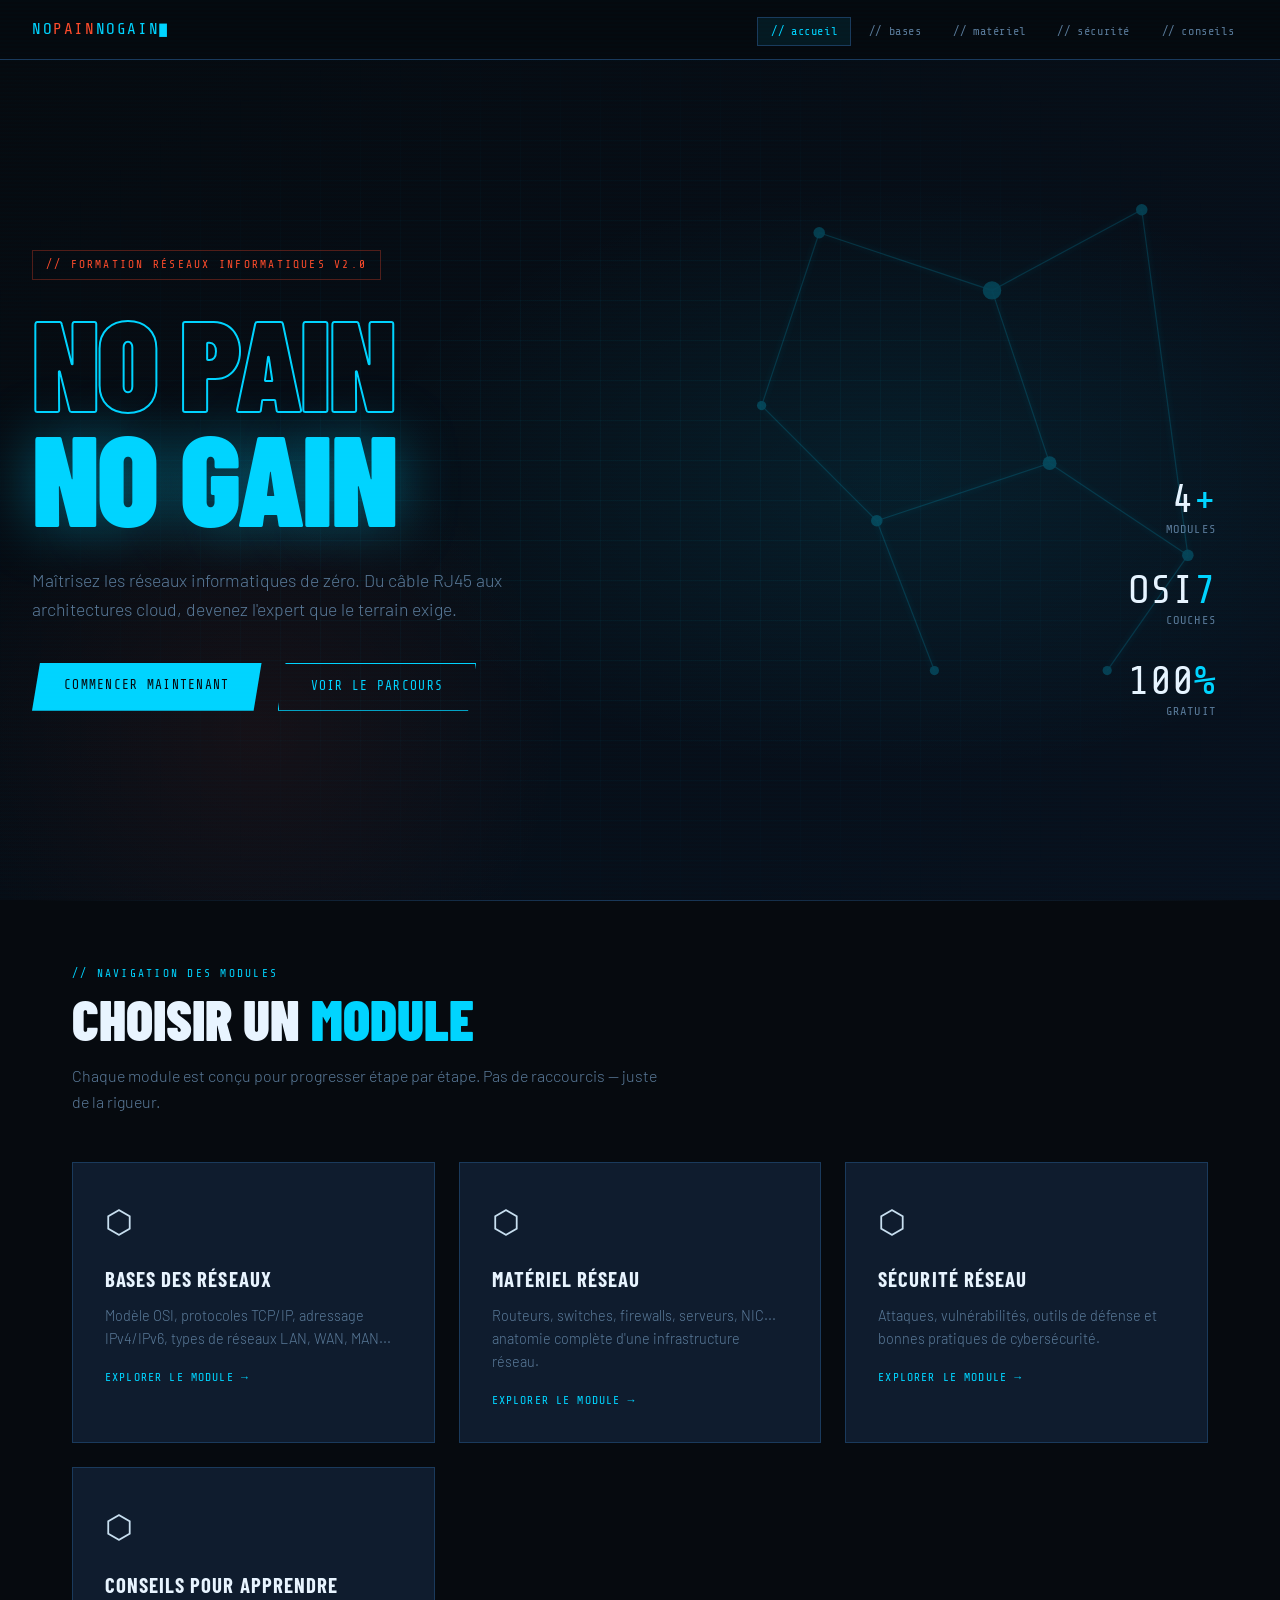
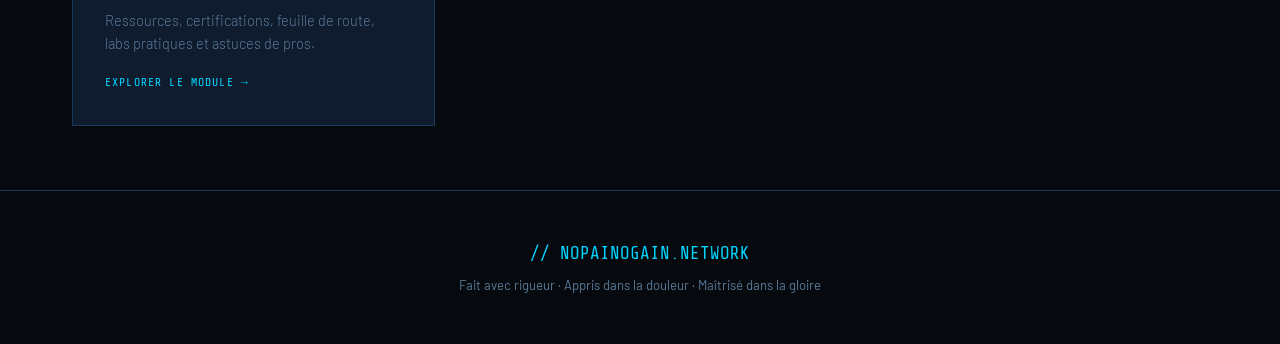
<file: index.html>
<!DOCTYPE html>
<html lang="fr">
<head>
  <meta charset="UTF-8"/>
  <meta name="viewport" content="width=device-width, initial-scale=1.0"/>
  <title>No Pain No Gain — Réseaux Informatiques</title>
  <link href="https://fonts.googleapis.com/css2?family=Share+Tech+Mono&family=Barlow+Condensed:wght@400;700;900&family=Barlow:wght@300;400;500&display=swap" rel="stylesheet"/>
  <link rel="stylesheet" href="style.css"/>
</head>
<body>

<nav>
  <a href="index.html" class="nav-logo">NO<span>PAIN</span>NOGAIN<span class="cursor-blink"></span></a>
  <ul class="nav-links">
    <li><a href="index.html"    class="active">// accueil</a></li>
    <li><a href="bases.html">// bases</a></li>
    <li><a href="materiel.html">// matériel</a></li>
    <li><a href="securite.html">// sécurité</a></li>
    <li><a href="conseils.html">// conseils</a></li>
  </ul>
</nav>

<div class="page-wrapper">
  <section class="hero">
    <div class="hero-bg"></div>
    <div class="grid-bg"></div>

    <svg class="network-viz" viewBox="0 0 500 600" xmlns="http://www.w3.org/2000/svg">
      <defs>
        <filter id="glow">
          <feGaussianBlur stdDeviation="3" result="cb"/>
          <feMerge><feMergeNode in="cb"/><feMergeNode in="SourceGraphic"/></feMerge>
        </filter>
      </defs>
      <g filter="url(#glow)" stroke="#00d4ff" stroke-width="1" fill="none" opacity="0.7">
        <line x1="100" y1="150" x2="250" y2="200"/>
        <line x1="250" y1="200" x2="380" y2="130"/>
        <line x1="250" y1="200" x2="300" y2="350"/>
        <line x1="300" y1="350" x2="150" y2="400"/>
        <line x1="300" y1="350" x2="420" y2="430"/>
        <line x1="100" y1="150" x2="50"  y2="300"/>
        <line x1="50"  y1="300" x2="150" y2="400"/>
        <line x1="380" y1="130" x2="420" y2="430"/>
        <line x1="150" y1="400" x2="200" y2="530"/>
        <line x1="420" y1="430" x2="350" y2="530"/>
      </g>
      <g fill="#00d4ff" opacity="0.9">
        <circle cx="250" cy="200" r="8"/>
        <circle cx="100" cy="150" r="5"/>
        <circle cx="380" cy="130" r="5"/>
        <circle cx="300" cy="350" r="6"/>
        <circle cx="150" cy="400" r="5"/>
        <circle cx="420" cy="430" r="5"/>
        <circle cx="50"  cy="300" r="4"/>
        <circle cx="200" cy="530" r="4"/>
        <circle cx="350" cy="530" r="4"/>
      </g>
    </svg>

    <div class="hero-content">
      <div class="hero-tag">// Formation Réseaux Informatiques v2.0</div>
      <h1>
        <span class="accent-line">No Pain</span>
        <span class="gain-line">No Gain</span>
      </h1>
      <p class="hero-sub">Maîtrisez les réseaux informatiques de zéro. Du câble RJ45 aux architectures cloud, devenez l'expert que le terrain exige.</p>
      <div class="hero-actions">
        <a href="bases.html"   class="btn-primary">Commencer maintenant</a>
        <a href="conseils.html" class="btn-outline">Voir le parcours</a>
      </div>
    </div>

    <div class="hero-stats">
      <div class="stat-item">
        <div class="stat-num">4<span>+</span></div>
        <div class="stat-label">modules</div>
      </div>
      <div class="stat-item">
        <div class="stat-num">OSI<span>7</span></div>
        <div class="stat-label">couches</div>
      </div>
      <div class="stat-item">
        <div class="stat-num">100<span>%</span></div>
        <div class="stat-label">gratuit</div>
      </div>
    </div>
  </section>

  <hr class="divider"/>

  <section class="section">
    <div class="section-header">
      <div class="section-tag">// navigation des modules</div>
      <h2 class="section-title">Choisir un <span class="hl">module</span></h2>
      <p class="section-desc">Chaque module est conçu pour progresser étape par étape. Pas de raccourcis — juste de la rigueur.</p>
    </div>
    <div class="cards-grid">
      <a href="bases.html" class="card">
        <div class="card-icon">⬡</div>
        <div class="card-title">Bases des réseaux</div>
        <p class="card-text">Modèle OSI, protocoles TCP/IP, adressage IPv4/IPv6, types de réseaux LAN, WAN, MAN...</p>
        <span class="card-link">Explorer le module</span>
      </a>
      <a href="materiel.html" class="card">
        <div class="card-icon">⬡</div>
        <div class="card-title">Matériel réseau</div>
        <p class="card-text">Routeurs, switches, firewalls, serveurs, NIC... anatomie complète d'une infrastructure réseau.</p>
        <span class="card-link">Explorer le module</span>
      </a>
      <a href="securite.html" class="card">
        <div class="card-icon">⬡</div>
        <div class="card-title">Sécurité réseau</div>
        <p class="card-text">Attaques, vulnérabilités, outils de défense et bonnes pratiques de cybersécurité.</p>
        <span class="card-link">Explorer le module</span>
      </a>
      <a href="conseils.html" class="card">
        <div class="card-icon">⬡</div>
        <div class="card-title">Conseils pour apprendre</div>
        <p class="card-text">Ressources, certifications, feuille de route, labs pratiques et astuces de pros.</p>
        <span class="card-link">Explorer le module</span>
      </a>
    </div>
  </section>

  <footer>
    <div class="footer-logo">// NOPAINOGAIN.NETWORK</div>
    <div class="footer-text">Fait avec rigueur · Appris dans la douleur · Maîtrisé dans la gloire</div>
  </footer>
</div>

<script src="script.js"></script>
</body>
</html>
</file>
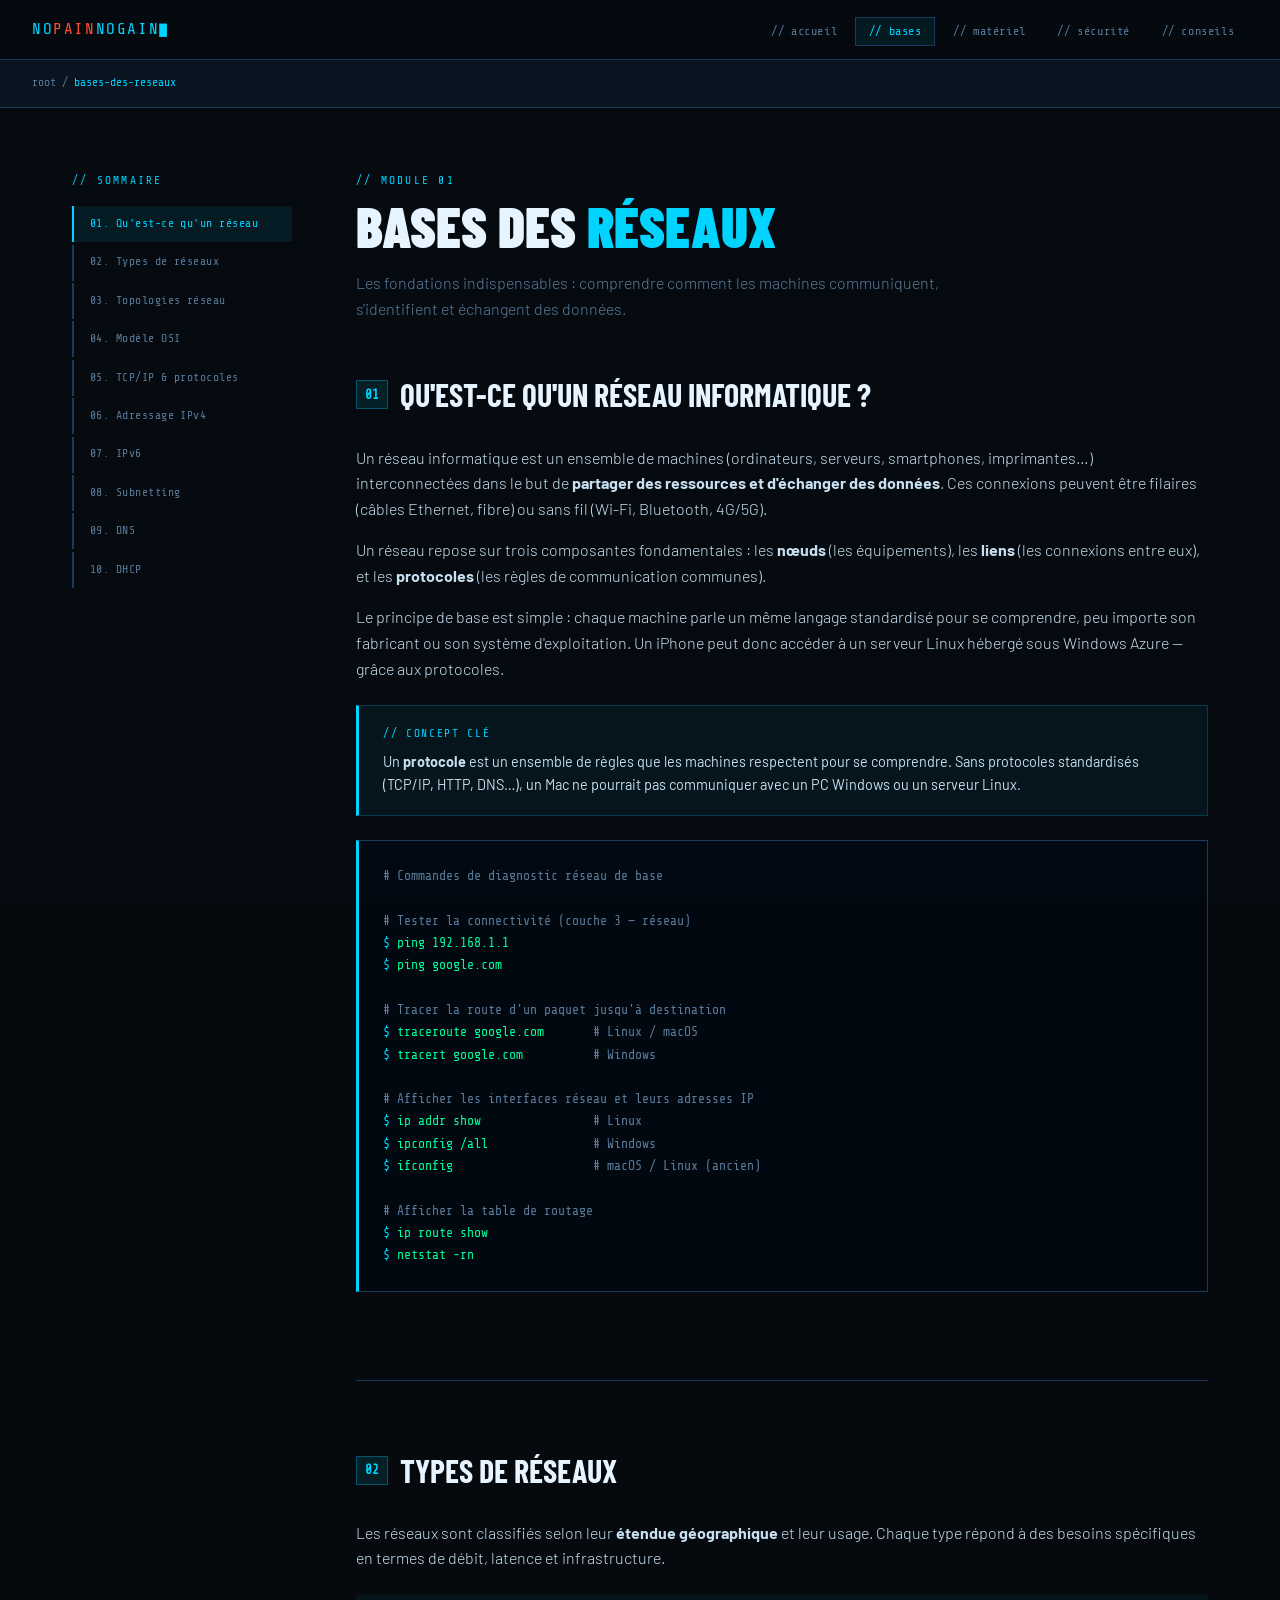
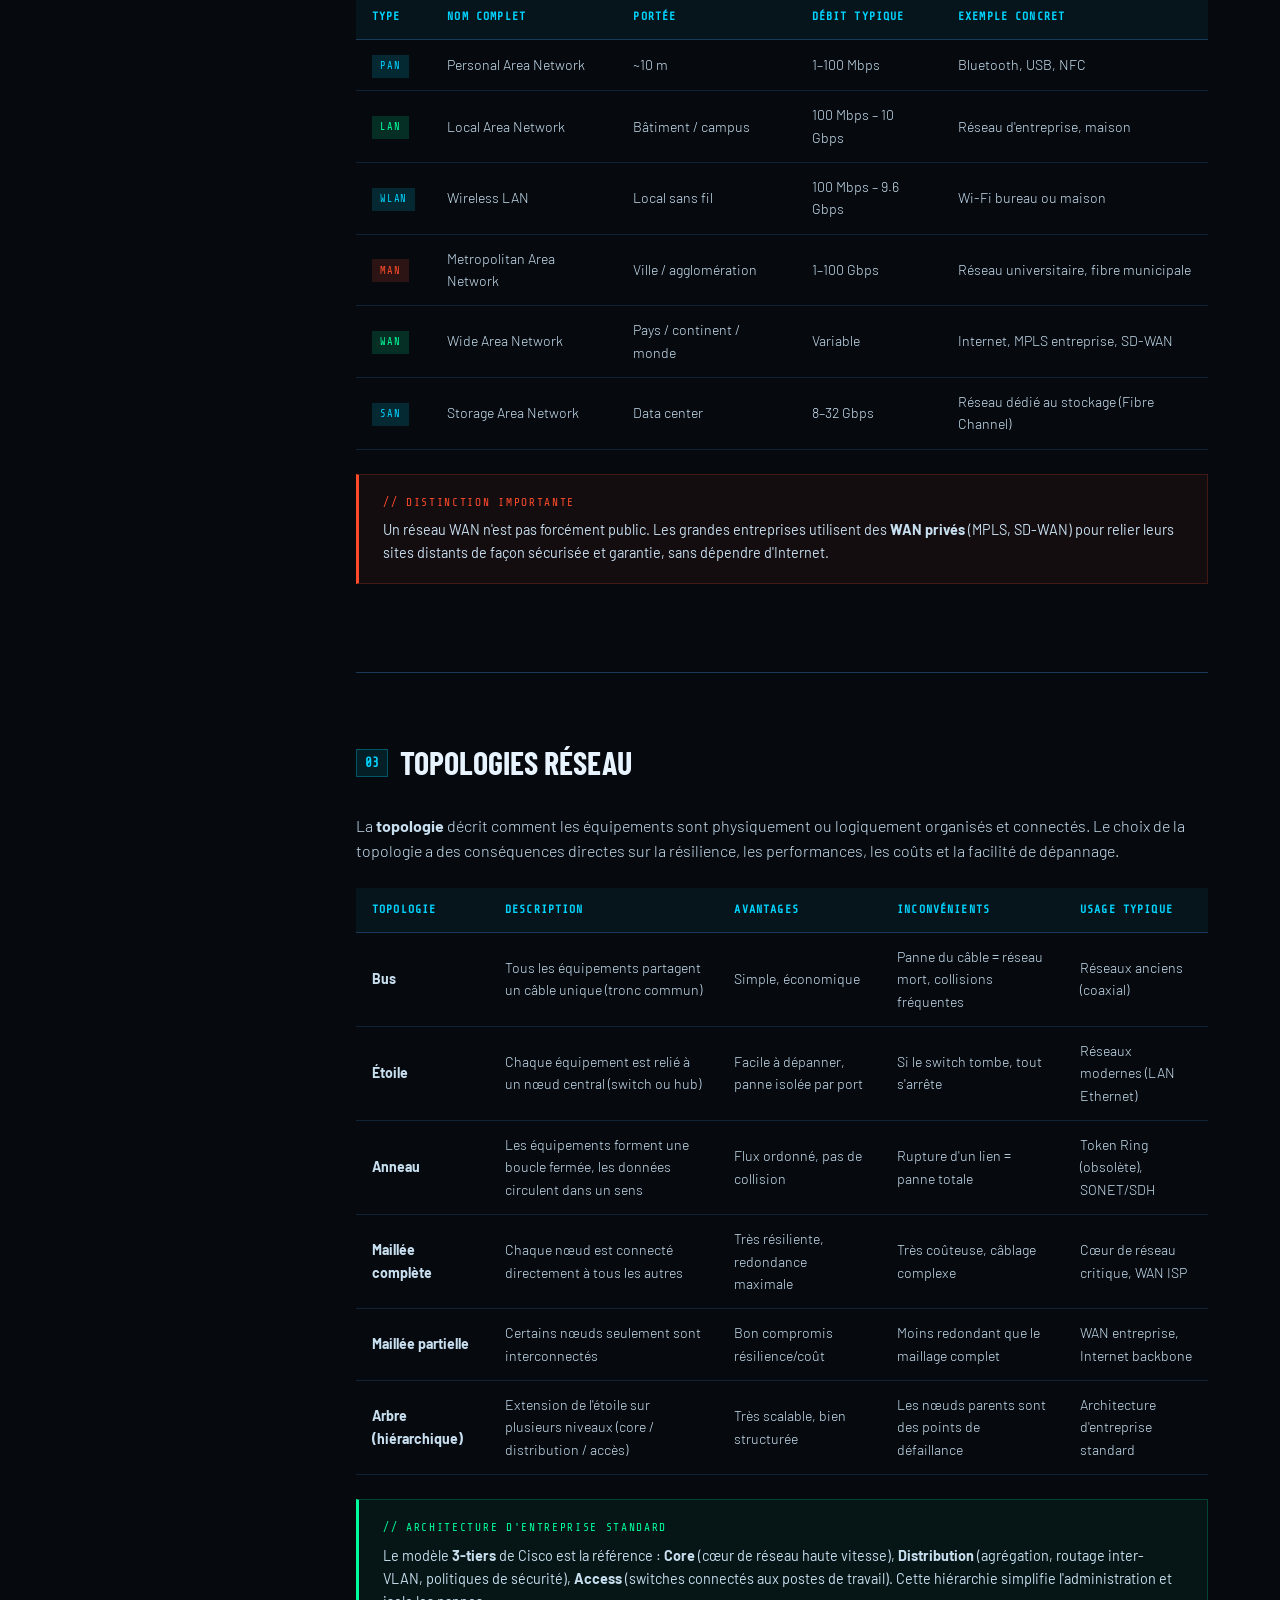
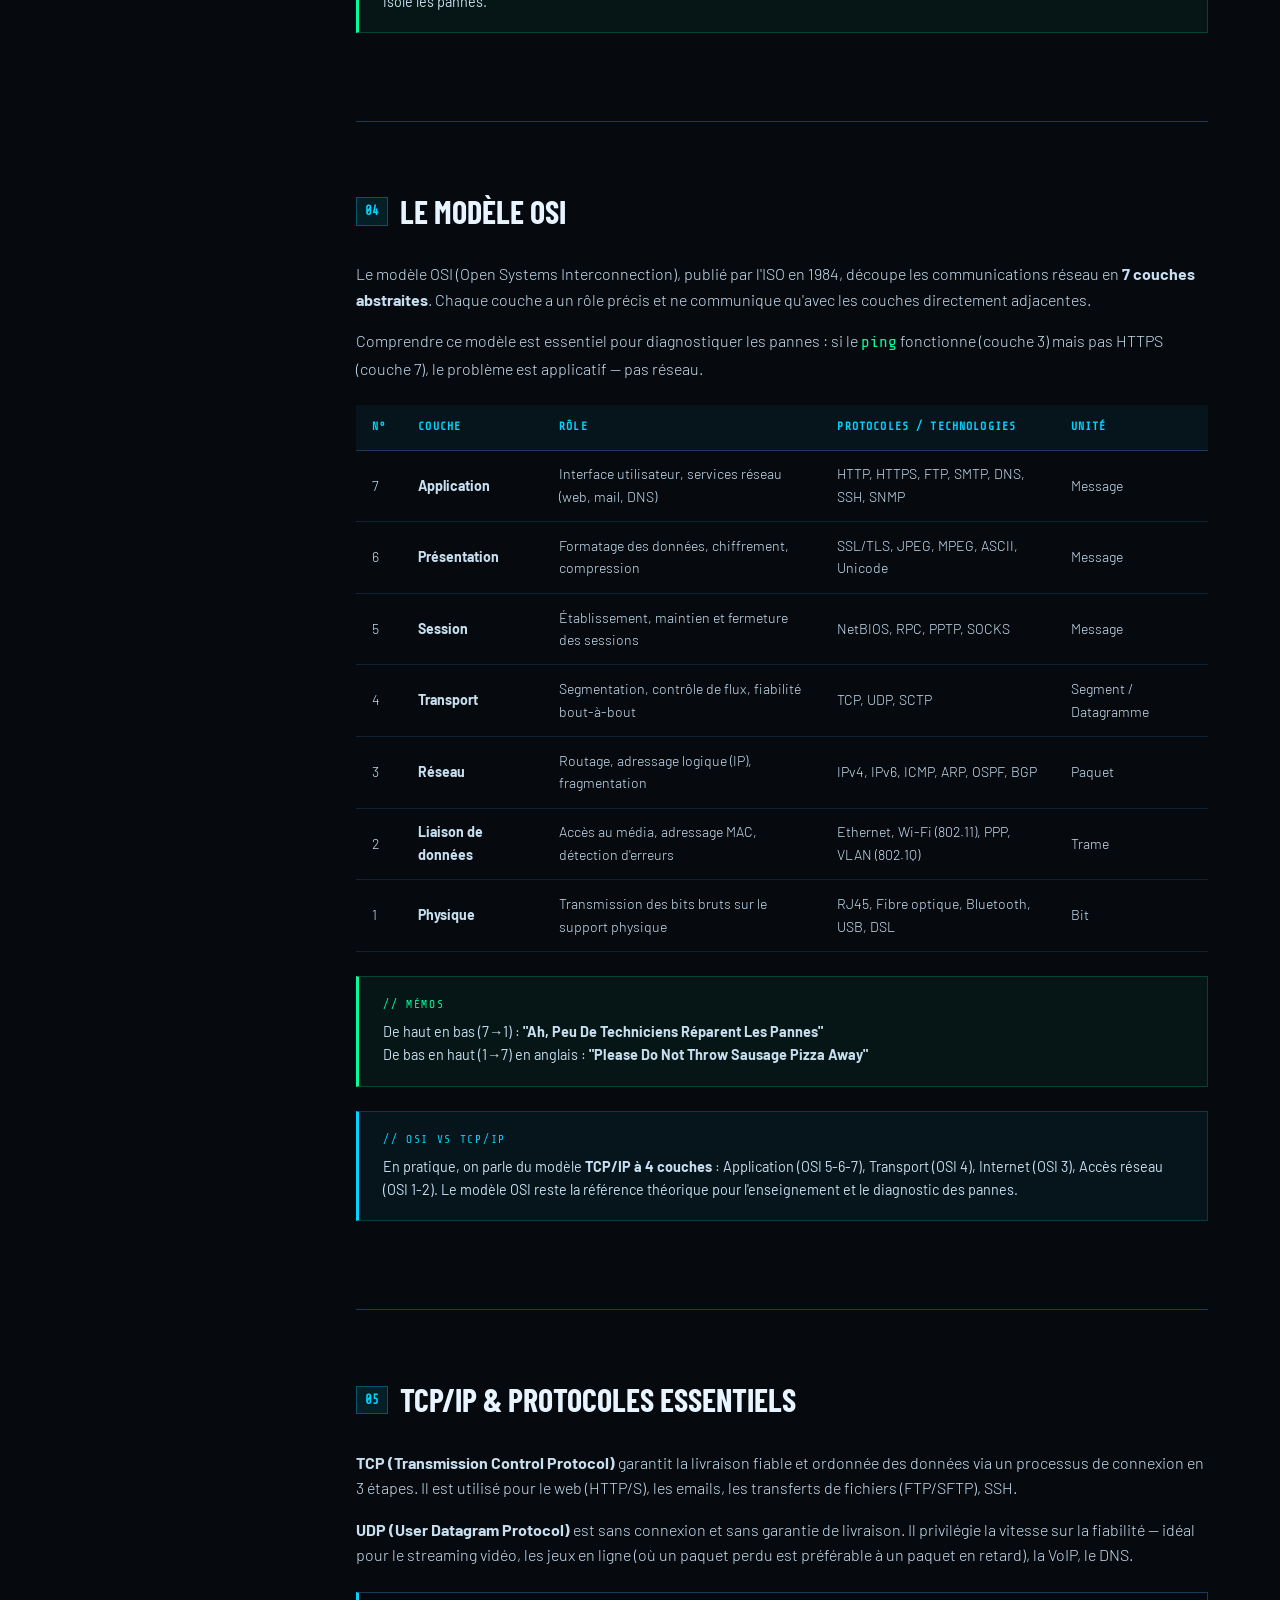
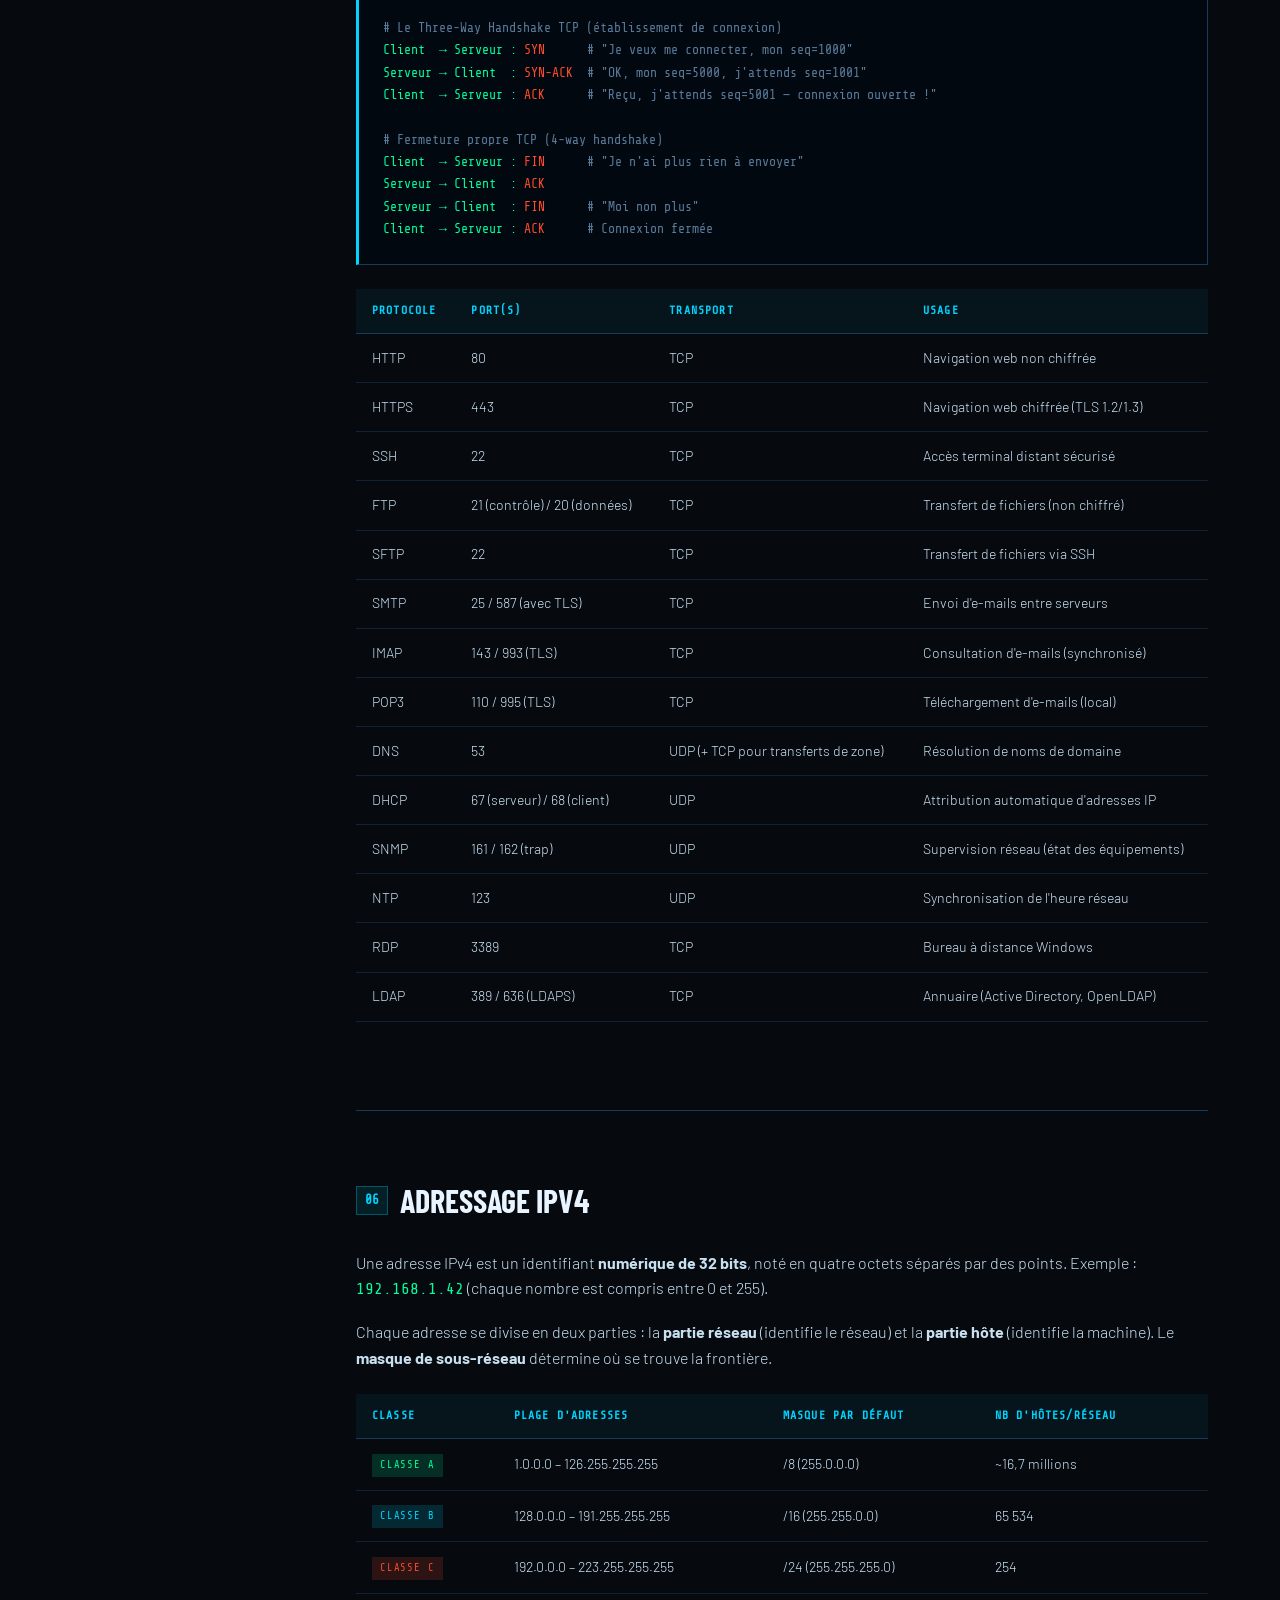
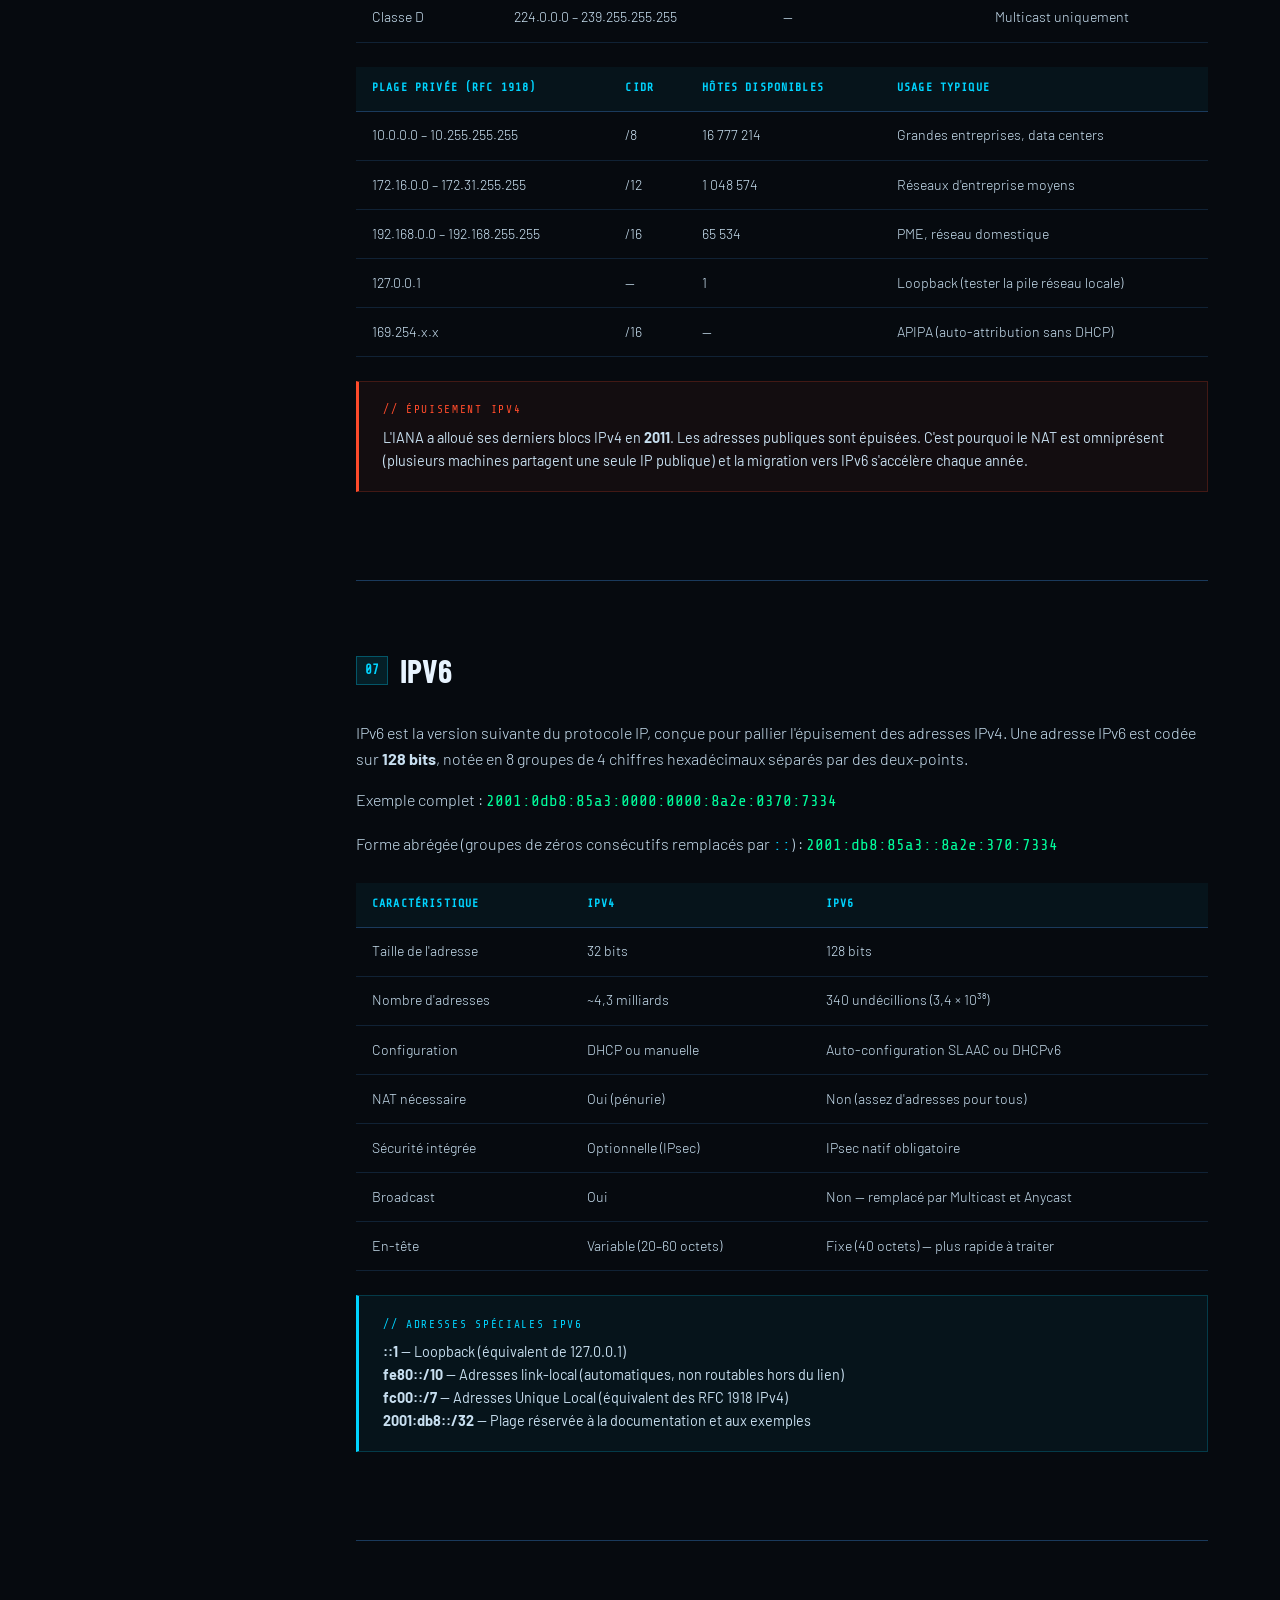
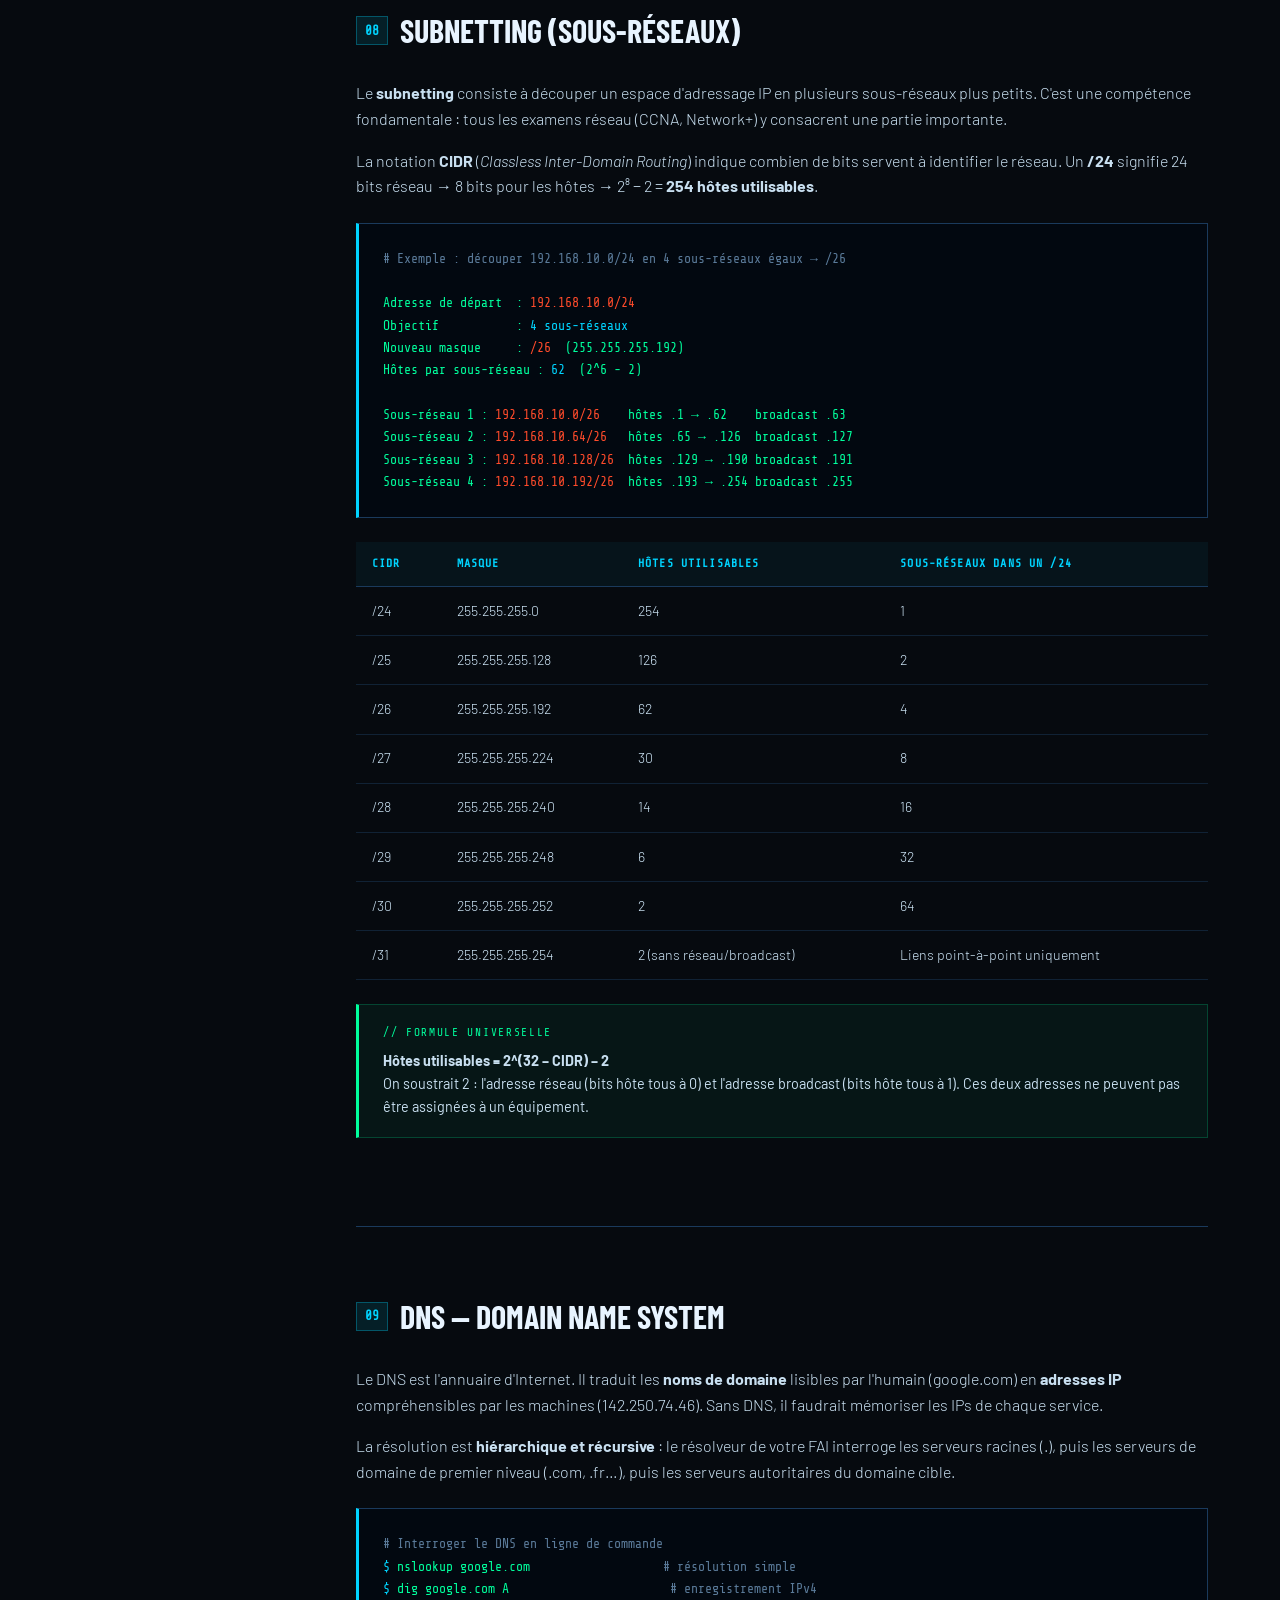
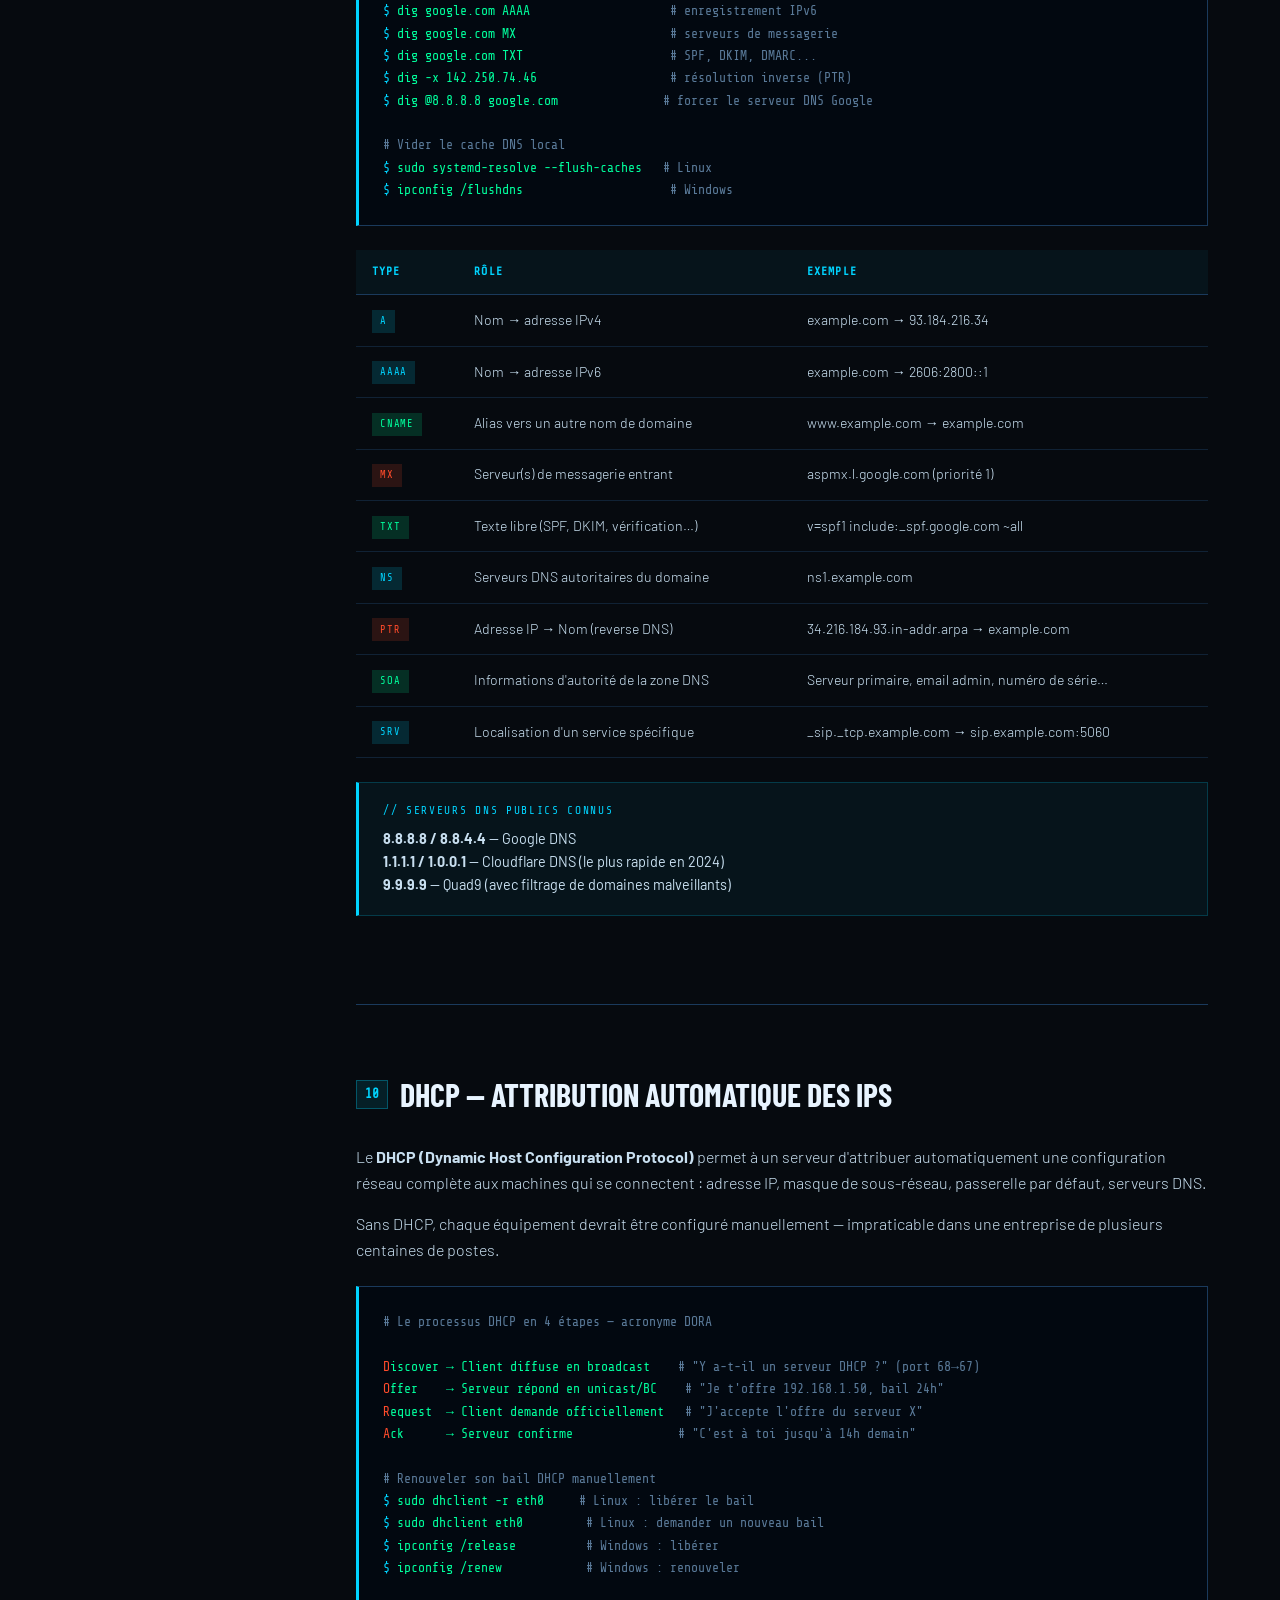
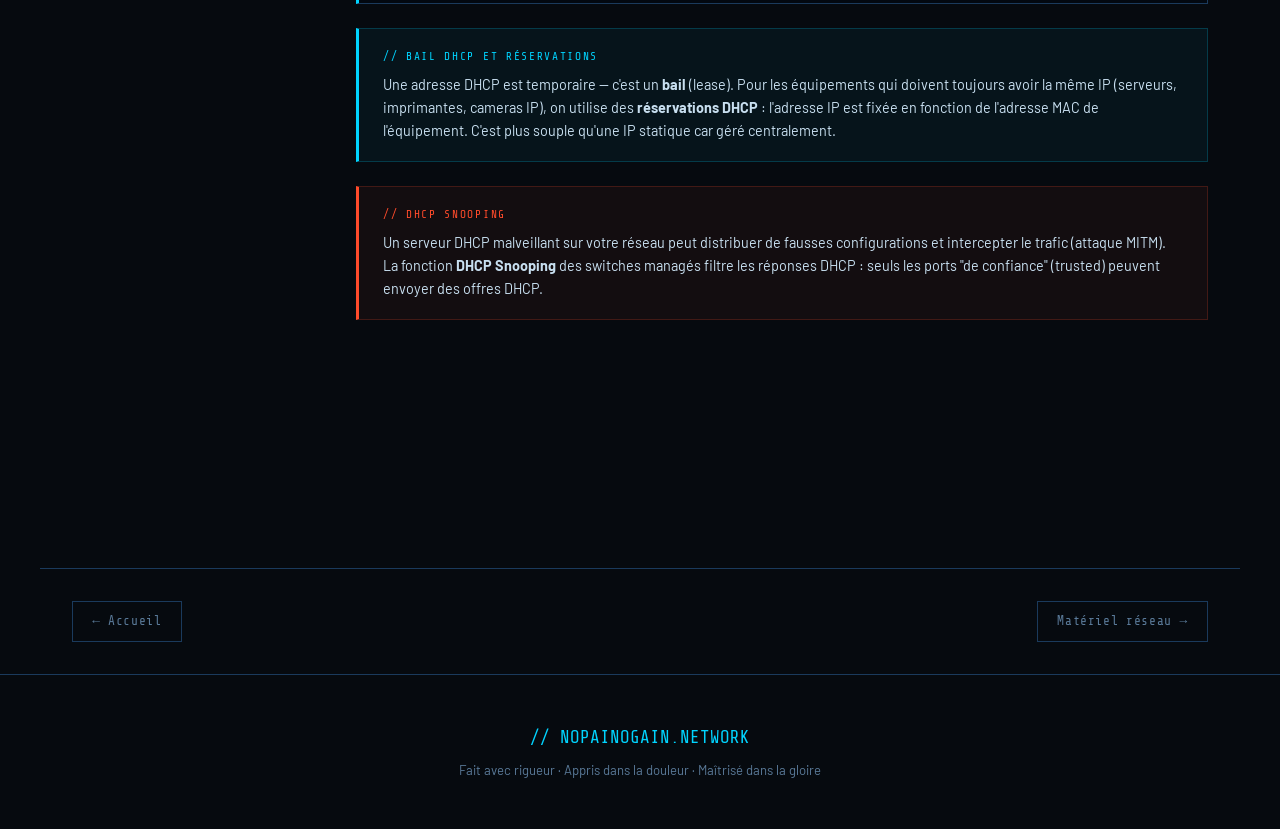
<file: bases.html>
<!DOCTYPE html>
<html lang="fr">
<head>
  <meta charset="UTF-8"/>
  <meta name="viewport" content="width=device-width, initial-scale=1.0"/>
  <title>Bases des réseaux — No Pain No Gain</title>
  <link href="https://fonts.googleapis.com/css2?family=Share+Tech+Mono&family=Barlow+Condensed:wght@400;700;900&family=Barlow:wght@300;400;500&display=swap" rel="stylesheet"/>
  <link rel="stylesheet" href="style.css"/>
</head>
<body>

<nav>
  <a href="index.html" class="nav-logo">NO<span>PAIN</span>NOGAIN<span class="cursor-blink"></span></a>
  <ul class="nav-links">
    <li><a href="index.html">// accueil</a></li>
    <li><a href="bases.html" class="active">// bases</a></li>
    <li><a href="materiel.html">// matériel</a></li>
    <li><a href="securite.html">// sécurité</a></li>
    <li><a href="conseils.html">// conseils</a></li>
  </ul>
</nav>

<div class="page-wrapper">
  <div class="breadcrumb">
    <a href="index.html">root</a> / <span>bases-des-reseaux</span>
  </div>

  <div class="section">
    <div class="content-layout">

      <!-- SOMMAIRE -->
      <aside class="sidebar">
        <div class="sidebar-title">// sommaire</div>
        <ul class="sidebar-nav">
          <li><a href="#definition">01. Qu'est-ce qu'un réseau</a></li>
          <li><a href="#types">02. Types de réseaux</a></li>
          <li><a href="#topologies">03. Topologies réseau</a></li>
          <li><a href="#osi">04. Modèle OSI</a></li>
          <li><a href="#tcpip">05. TCP/IP & protocoles</a></li>
          <li><a href="#ip">06. Adressage IPv4</a></li>
          <li><a href="#ipv6">07. IPv6</a></li>
          <li><a href="#subnetting">08. Subnetting</a></li>
          <li><a href="#dns">09. DNS</a></li>
          <li><a href="#dhcp">10. DHCP</a></li>
        </ul>
      </aside>

      <main>
        <div class="section-header">
          <div class="section-tag">// module 01</div>
          <h2 class="section-title">Bases des <span class="hl">Réseaux</span></h2>
          <p class="section-desc">Les fondations indispensables : comprendre comment les machines communiquent, s'identifient et échangent des données.</p>
        </div>

        <!-- 01 -->
        <div class="topic" id="definition">
          <h3 class="topic-title"><span class="number">01</span> Qu'est-ce qu'un réseau informatique ?</h3>
          <p>Un réseau informatique est un ensemble de machines (ordinateurs, serveurs, smartphones, imprimantes…) interconnectées dans le but de <strong>partager des ressources et d'échanger des données</strong>. Ces connexions peuvent être filaires (câbles Ethernet, fibre) ou sans fil (Wi-Fi, Bluetooth, 4G/5G).</p>
          <p>Un réseau repose sur trois composantes fondamentales : les <strong>nœuds</strong> (les équipements), les <strong>liens</strong> (les connexions entre eux), et les <strong>protocoles</strong> (les règles de communication communes).</p>
          <p>Le principe de base est simple : chaque machine parle un même langage standardisé pour se comprendre, peu importe son fabricant ou son système d'exploitation. Un iPhone peut donc accéder à un serveur Linux hébergé sous Windows Azure — grâce aux protocoles.</p>
          <div class="info-box">
            <div class="info-label">// concept clé</div>
            Un <strong>protocole</strong> est un ensemble de règles que les machines respectent pour se comprendre. Sans protocoles standardisés (TCP/IP, HTTP, DNS…), un Mac ne pourrait pas communiquer avec un PC Windows ou un serveur Linux.
          </div>
          <div class="code-block">
<pre><span class="comment"># Commandes de diagnostic réseau de base</span>

<span class="comment"># Tester la connectivité (couche 3 — réseau)</span>
<span class="keyword">$</span> ping 192.168.1.1
<span class="keyword">$</span> ping google.com

<span class="comment"># Tracer la route d'un paquet jusqu'à destination</span>
<span class="keyword">$</span> traceroute google.com       <span class="comment"># Linux / macOS</span>
<span class="keyword">$</span> tracert google.com          <span class="comment"># Windows</span>

<span class="comment"># Afficher les interfaces réseau et leurs adresses IP</span>
<span class="keyword">$</span> ip addr show                <span class="comment"># Linux</span>
<span class="keyword">$</span> ipconfig /all               <span class="comment"># Windows</span>
<span class="keyword">$</span> ifconfig                    <span class="comment"># macOS / Linux (ancien)</span>

<span class="comment"># Afficher la table de routage</span>
<span class="keyword">$</span> ip route show
<span class="keyword">$</span> netstat -rn</pre>
          </div>
        </div>

        <!-- 02 -->
        <div class="topic" id="types">
          <h3 class="topic-title"><span class="number">02</span> Types de réseaux</h3>
          <p>Les réseaux sont classifiés selon leur <strong>étendue géographique</strong> et leur usage. Chaque type répond à des besoins spécifiques en termes de débit, latence et infrastructure.</p>
          <table class="data-table">
            <thead>
              <tr><th>Type</th><th>Nom complet</th><th>Portée</th><th>Débit typique</th><th>Exemple concret</th></tr>
            </thead>
            <tbody>
              <tr><td><span class="tag tag-blue">PAN</span></td><td>Personal Area Network</td><td>~10 m</td><td>1–100 Mbps</td><td>Bluetooth, USB, NFC</td></tr>
              <tr><td><span class="tag tag-green">LAN</span></td><td>Local Area Network</td><td>Bâtiment / campus</td><td>100 Mbps – 10 Gbps</td><td>Réseau d'entreprise, maison</td></tr>
              <tr><td><span class="tag tag-blue">WLAN</span></td><td>Wireless LAN</td><td>Local sans fil</td><td>100 Mbps – 9.6 Gbps</td><td>Wi-Fi bureau ou maison</td></tr>
              <tr><td><span class="tag tag-red">MAN</span></td><td>Metropolitan Area Network</td><td>Ville / agglomération</td><td>1–100 Gbps</td><td>Réseau universitaire, fibre municipale</td></tr>
              <tr><td><span class="tag tag-green">WAN</span></td><td>Wide Area Network</td><td>Pays / continent / monde</td><td>Variable</td><td>Internet, MPLS entreprise, SD-WAN</td></tr>
              <tr><td><span class="tag tag-blue">SAN</span></td><td>Storage Area Network</td><td>Data center</td><td>8–32 Gbps</td><td>Réseau dédié au stockage (Fibre Channel)</td></tr>
            </tbody>
          </table>
          <div class="info-box warning">
            <div class="info-label">// distinction importante</div>
            Un réseau WAN n'est pas forcément public. Les grandes entreprises utilisent des <strong>WAN privés</strong> (MPLS, SD-WAN) pour relier leurs sites distants de façon sécurisée et garantie, sans dépendre d'Internet.
          </div>
        </div>

        <!-- 03 -->
        <div class="topic" id="topologies">
          <h3 class="topic-title"><span class="number">03</span> Topologies réseau</h3>
          <p>La <strong>topologie</strong> décrit comment les équipements sont physiquement ou logiquement organisés et connectés. Le choix de la topologie a des conséquences directes sur la résilience, les performances, les coûts et la facilité de dépannage.</p>
          <table class="data-table">
            <thead>
              <tr><th>Topologie</th><th>Description</th><th>Avantages</th><th>Inconvénients</th><th>Usage typique</th></tr>
            </thead>
            <tbody>
              <tr><td><strong>Bus</strong></td><td>Tous les équipements partagent un câble unique (tronc commun)</td><td>Simple, économique</td><td>Panne du câble = réseau mort, collisions fréquentes</td><td>Réseaux anciens (coaxial)</td></tr>
              <tr><td><strong>Étoile</strong></td><td>Chaque équipement est relié à un nœud central (switch ou hub)</td><td>Facile à dépanner, panne isolée par port</td><td>Si le switch tombe, tout s'arrête</td><td>Réseaux modernes (LAN Ethernet)</td></tr>
              <tr><td><strong>Anneau</strong></td><td>Les équipements forment une boucle fermée, les données circulent dans un sens</td><td>Flux ordonné, pas de collision</td><td>Rupture d'un lien = panne totale</td><td>Token Ring (obsolète), SONET/SDH</td></tr>
              <tr><td><strong>Maillée complète</strong></td><td>Chaque nœud est connecté directement à tous les autres</td><td>Très résiliente, redondance maximale</td><td>Très coûteuse, câblage complexe</td><td>Cœur de réseau critique, WAN ISP</td></tr>
              <tr><td><strong>Maillée partielle</strong></td><td>Certains nœuds seulement sont interconnectés</td><td>Bon compromis résilience/coût</td><td>Moins redondant que le maillage complet</td><td>WAN entreprise, Internet backbone</td></tr>
              <tr><td><strong>Arbre (hiérarchique)</strong></td><td>Extension de l'étoile sur plusieurs niveaux (core / distribution / accès)</td><td>Très scalable, bien structurée</td><td>Les nœuds parents sont des points de défaillance</td><td>Architecture d'entreprise standard</td></tr>
            </tbody>
          </table>
          <div class="info-box success">
            <div class="info-label">// architecture d'entreprise standard</div>
            Le modèle <strong>3-tiers</strong> de Cisco est la référence : <strong>Core</strong> (cœur de réseau haute vitesse), <strong>Distribution</strong> (agrégation, routage inter-VLAN, politiques de sécurité), <strong>Access</strong> (switches connectés aux postes de travail). Cette hiérarchie simplifie l'administration et isole les pannes.
          </div>
        </div>

        <!-- 04 -->
        <div class="topic" id="osi">
          <h3 class="topic-title"><span class="number">04</span> Le Modèle OSI</h3>
          <p>Le modèle OSI (Open Systems Interconnection), publié par l'ISO en 1984, découpe les communications réseau en <strong>7 couches abstraites</strong>. Chaque couche a un rôle précis et ne communique qu'avec les couches directement adjacentes.</p>
          <p>Comprendre ce modèle est essentiel pour diagnostiquer les pannes : si le <code style="font-family:var(--mono);color:var(--accent3);">ping</code> fonctionne (couche 3) mais pas HTTPS (couche 7), le problème est applicatif — pas réseau.</p>
          <table class="data-table">
            <thead>
              <tr><th>N°</th><th>Couche</th><th>Rôle</th><th>Protocoles / Technologies</th><th>Unité</th></tr>
            </thead>
            <tbody>
              <tr><td>7</td><td><strong>Application</strong></td><td>Interface utilisateur, services réseau (web, mail, DNS)</td><td>HTTP, HTTPS, FTP, SMTP, DNS, SSH, SNMP</td><td>Message</td></tr>
              <tr><td>6</td><td><strong>Présentation</strong></td><td>Formatage des données, chiffrement, compression</td><td>SSL/TLS, JPEG, MPEG, ASCII, Unicode</td><td>Message</td></tr>
              <tr><td>5</td><td><strong>Session</strong></td><td>Établissement, maintien et fermeture des sessions</td><td>NetBIOS, RPC, PPTP, SOCKS</td><td>Message</td></tr>
              <tr><td>4</td><td><strong>Transport</strong></td><td>Segmentation, contrôle de flux, fiabilité bout-à-bout</td><td>TCP, UDP, SCTP</td><td>Segment / Datagramme</td></tr>
              <tr><td>3</td><td><strong>Réseau</strong></td><td>Routage, adressage logique (IP), fragmentation</td><td>IPv4, IPv6, ICMP, ARP, OSPF, BGP</td><td>Paquet</td></tr>
              <tr><td>2</td><td><strong>Liaison de données</strong></td><td>Accès au média, adressage MAC, détection d'erreurs</td><td>Ethernet, Wi-Fi (802.11), PPP, VLAN (802.1Q)</td><td>Trame</td></tr>
              <tr><td>1</td><td><strong>Physique</strong></td><td>Transmission des bits bruts sur le support physique</td><td>RJ45, Fibre optique, Bluetooth, USB, DSL</td><td>Bit</td></tr>
            </tbody>
          </table>
          <div class="info-box success">
            <div class="info-label">// mémos</div>
            De haut en bas (7→1) : <strong>"Ah, Peu De Techniciens Réparent Les Pannes"</strong><br/>
            De bas en haut (1→7) en anglais : <strong>"Please Do Not Throw Sausage Pizza Away"</strong>
          </div>
          <div class="info-box">
            <div class="info-label">// OSI vs TCP/IP</div>
            En pratique, on parle du modèle <strong>TCP/IP à 4 couches</strong> : Application (OSI 5-6-7), Transport (OSI 4), Internet (OSI 3), Accès réseau (OSI 1-2). Le modèle OSI reste la référence théorique pour l'enseignement et le diagnostic des pannes.
          </div>
        </div>

        <!-- 05 -->
        <div class="topic" id="tcpip">
          <h3 class="topic-title"><span class="number">05</span> TCP/IP & protocoles essentiels</h3>
          <p><strong>TCP (Transmission Control Protocol)</strong> garantit la livraison fiable et ordonnée des données via un processus de connexion en 3 étapes. Il est utilisé pour le web (HTTP/S), les emails, les transferts de fichiers (FTP/SFTP), SSH.</p>
          <p><strong>UDP (User Datagram Protocol)</strong> est sans connexion et sans garantie de livraison. Il privilégie la vitesse sur la fiabilité — idéal pour le streaming vidéo, les jeux en ligne (où un paquet perdu est préférable à un paquet en retard), la VoIP, le DNS.</p>
          <div class="code-block">
<pre><span class="comment"># Le Three-Way Handshake TCP (établissement de connexion)</span>
Client  → Serveur : <span class="string">SYN</span>      <span class="comment"># "Je veux me connecter, mon seq=1000"</span>
Serveur → Client  : <span class="string">SYN-ACK</span>  <span class="comment"># "OK, mon seq=5000, j'attends seq=1001"</span>
Client  → Serveur : <span class="string">ACK</span>      <span class="comment"># "Reçu, j'attends seq=5001 — connexion ouverte !"</span>

<span class="comment"># Fermeture propre TCP (4-way handshake)</span>
Client  → Serveur : <span class="string">FIN</span>      <span class="comment"># "Je n'ai plus rien à envoyer"</span>
Serveur → Client  : <span class="string">ACK</span>
Serveur → Client  : <span class="string">FIN</span>      <span class="comment"># "Moi non plus"</span>
Client  → Serveur : <span class="string">ACK</span>      <span class="comment"># Connexion fermée</span></pre>
          </div>
          <table class="data-table">
            <thead><tr><th>Protocole</th><th>Port(s)</th><th>Transport</th><th>Usage</th></tr></thead>
            <tbody>
              <tr><td>HTTP</td><td>80</td><td>TCP</td><td>Navigation web non chiffrée</td></tr>
              <tr><td>HTTPS</td><td>443</td><td>TCP</td><td>Navigation web chiffrée (TLS 1.2/1.3)</td></tr>
              <tr><td>SSH</td><td>22</td><td>TCP</td><td>Accès terminal distant sécurisé</td></tr>
              <tr><td>FTP</td><td>21 (contrôle) / 20 (données)</td><td>TCP</td><td>Transfert de fichiers (non chiffré)</td></tr>
              <tr><td>SFTP</td><td>22</td><td>TCP</td><td>Transfert de fichiers via SSH</td></tr>
              <tr><td>SMTP</td><td>25 / 587 (avec TLS)</td><td>TCP</td><td>Envoi d'e-mails entre serveurs</td></tr>
              <tr><td>IMAP</td><td>143 / 993 (TLS)</td><td>TCP</td><td>Consultation d'e-mails (synchronisé)</td></tr>
              <tr><td>POP3</td><td>110 / 995 (TLS)</td><td>TCP</td><td>Téléchargement d'e-mails (local)</td></tr>
              <tr><td>DNS</td><td>53</td><td>UDP (+ TCP pour transferts de zone)</td><td>Résolution de noms de domaine</td></tr>
              <tr><td>DHCP</td><td>67 (serveur) / 68 (client)</td><td>UDP</td><td>Attribution automatique d'adresses IP</td></tr>
              <tr><td>SNMP</td><td>161 / 162 (trap)</td><td>UDP</td><td>Supervision réseau (état des équipements)</td></tr>
              <tr><td>NTP</td><td>123</td><td>UDP</td><td>Synchronisation de l'heure réseau</td></tr>
              <tr><td>RDP</td><td>3389</td><td>TCP</td><td>Bureau à distance Windows</td></tr>
              <tr><td>LDAP</td><td>389 / 636 (LDAPS)</td><td>TCP</td><td>Annuaire (Active Directory, OpenLDAP)</td></tr>
            </tbody>
          </table>
        </div>

        <!-- 06 -->
        <div class="topic" id="ip">
          <h3 class="topic-title"><span class="number">06</span> Adressage IPv4</h3>
          <p>Une adresse IPv4 est un identifiant <strong>numérique de 32 bits</strong>, noté en quatre octets séparés par des points. Exemple : <code style="font-family:var(--mono);color:var(--accent3);">192.168.1.42</code> (chaque nombre est compris entre 0 et 255).</p>
          <p>Chaque adresse se divise en deux parties : la <strong>partie réseau</strong> (identifie le réseau) et la <strong>partie hôte</strong> (identifie la machine). Le <strong>masque de sous-réseau</strong> détermine où se trouve la frontière.</p>
          <table class="data-table">
            <thead><tr><th>Classe</th><th>Plage d'adresses</th><th>Masque par défaut</th><th>Nb d'hôtes/réseau</th></tr></thead>
            <tbody>
              <tr><td><span class="tag tag-green">Classe A</span></td><td>1.0.0.0 – 126.255.255.255</td><td>/8 (255.0.0.0)</td><td>~16,7 millions</td></tr>
              <tr><td><span class="tag tag-blue">Classe B</span></td><td>128.0.0.0 – 191.255.255.255</td><td>/16 (255.255.0.0)</td><td>65 534</td></tr>
              <tr><td><span class="tag tag-red">Classe C</span></td><td>192.0.0.0 – 223.255.255.255</td><td>/24 (255.255.255.0)</td><td>254</td></tr>
              <tr><td>Classe D</td><td>224.0.0.0 – 239.255.255.255</td><td>—</td><td>Multicast uniquement</td></tr>
            </tbody>
          </table>
          <table class="data-table" style="margin-top:1.5rem;">
            <thead><tr><th>Plage privée (RFC 1918)</th><th>CIDR</th><th>Hôtes disponibles</th><th>Usage typique</th></tr></thead>
            <tbody>
              <tr><td>10.0.0.0 – 10.255.255.255</td><td>/8</td><td>16 777 214</td><td>Grandes entreprises, data centers</td></tr>
              <tr><td>172.16.0.0 – 172.31.255.255</td><td>/12</td><td>1 048 574</td><td>Réseaux d'entreprise moyens</td></tr>
              <tr><td>192.168.0.0 – 192.168.255.255</td><td>/16</td><td>65 534</td><td>PME, réseau domestique</td></tr>
              <tr><td>127.0.0.1</td><td>—</td><td>1</td><td>Loopback (tester la pile réseau locale)</td></tr>
              <tr><td>169.254.x.x</td><td>/16</td><td>—</td><td>APIPA (auto-attribution sans DHCP)</td></tr>
            </tbody>
          </table>
          <div class="info-box warning">
            <div class="info-label">// épuisement IPv4</div>
            L'IANA a alloué ses derniers blocs IPv4 en <strong>2011</strong>. Les adresses publiques sont épuisées. C'est pourquoi le NAT est omniprésent (plusieurs machines partagent une seule IP publique) et la migration vers IPv6 s'accélère chaque année.
          </div>
        </div>

        <!-- 07 -->
        <div class="topic" id="ipv6">
          <h3 class="topic-title"><span class="number">07</span> IPv6</h3>
          <p>IPv6 est la version suivante du protocole IP, conçue pour pallier l'épuisement des adresses IPv4. Une adresse IPv6 est codée sur <strong>128 bits</strong>, notée en 8 groupes de 4 chiffres hexadécimaux séparés par des deux-points.</p>
          <p>Exemple complet : <code style="font-family:var(--mono);color:var(--accent3);">2001:0db8:85a3:0000:0000:8a2e:0370:7334</code></p>
          <p>Forme abrégée (groupes de zéros consécutifs remplacés par <code style="font-family:var(--mono);color:var(--accent);">::</code>) : <code style="font-family:var(--mono);color:var(--accent3);">2001:db8:85a3::8a2e:370:7334</code></p>
          <table class="data-table">
            <thead><tr><th>Caractéristique</th><th>IPv4</th><th>IPv6</th></tr></thead>
            <tbody>
              <tr><td>Taille de l'adresse</td><td>32 bits</td><td>128 bits</td></tr>
              <tr><td>Nombre d'adresses</td><td>~4,3 milliards</td><td>340 undécillions (3,4 × 10³⁸)</td></tr>
              <tr><td>Configuration</td><td>DHCP ou manuelle</td><td>Auto-configuration SLAAC ou DHCPv6</td></tr>
              <tr><td>NAT nécessaire</td><td>Oui (pénurie)</td><td>Non (assez d'adresses pour tous)</td></tr>
              <tr><td>Sécurité intégrée</td><td>Optionnelle (IPsec)</td><td>IPsec natif obligatoire</td></tr>
              <tr><td>Broadcast</td><td>Oui</td><td>Non — remplacé par Multicast et Anycast</td></tr>
              <tr><td>En-tête</td><td>Variable (20–60 octets)</td><td>Fixe (40 octets) — plus rapide à traiter</td></tr>
            </tbody>
          </table>
          <div class="info-box">
            <div class="info-label">// adresses spéciales IPv6</div>
            <strong>::1</strong> — Loopback (équivalent de 127.0.0.1)<br/>
            <strong>fe80::/10</strong> — Adresses link-local (automatiques, non routables hors du lien)<br/>
            <strong>fc00::/7</strong> — Adresses Unique Local (équivalent des RFC 1918 IPv4)<br/>
            <strong>2001:db8::/32</strong> — Plage réservée à la documentation et aux exemples
          </div>
        </div>

        <!-- 08 -->
        <div class="topic" id="subnetting">
          <h3 class="topic-title"><span class="number">08</span> Subnetting (Sous-réseaux)</h3>
          <p>Le <strong>subnetting</strong> consiste à découper un espace d'adressage IP en plusieurs sous-réseaux plus petits. C'est une compétence fondamentale : tous les examens réseau (CCNA, Network+) y consacrent une partie importante.</p>
          <p>La notation <strong>CIDR</strong> (<em>Classless Inter-Domain Routing</em>) indique combien de bits servent à identifier le réseau. Un <strong>/24</strong> signifie 24 bits réseau → 8 bits pour les hôtes → 2⁸ − 2 = <strong>254 hôtes utilisables</strong>.</p>
          <div class="code-block">
<pre><span class="comment"># Exemple : découper 192.168.10.0/24 en 4 sous-réseaux égaux → /26</span>

Adresse de départ  : <span class="string">192.168.10.0/24</span>
Objectif           : <span class="keyword">4 sous-réseaux</span>
Nouveau masque     : <span class="string">/26</span>  (255.255.255.192)
Hôtes par sous-réseau : <span class="keyword">62</span>  (2^6 - 2)

Sous-réseau 1 : <span class="string">192.168.10.0/26</span>    hôtes .1 → .62    broadcast .63
Sous-réseau 2 : <span class="string">192.168.10.64/26</span>   hôtes .65 → .126  broadcast .127
Sous-réseau 3 : <span class="string">192.168.10.128/26</span>  hôtes .129 → .190 broadcast .191
Sous-réseau 4 : <span class="string">192.168.10.192/26</span>  hôtes .193 → .254 broadcast .255</pre>
          </div>
          <table class="data-table">
            <thead><tr><th>CIDR</th><th>Masque</th><th>Hôtes utilisables</th><th>Sous-réseaux dans un /24</th></tr></thead>
            <tbody>
              <tr><td>/24</td><td>255.255.255.0</td><td>254</td><td>1</td></tr>
              <tr><td>/25</td><td>255.255.255.128</td><td>126</td><td>2</td></tr>
              <tr><td>/26</td><td>255.255.255.192</td><td>62</td><td>4</td></tr>
              <tr><td>/27</td><td>255.255.255.224</td><td>30</td><td>8</td></tr>
              <tr><td>/28</td><td>255.255.255.240</td><td>14</td><td>16</td></tr>
              <tr><td>/29</td><td>255.255.255.248</td><td>6</td><td>32</td></tr>
              <tr><td>/30</td><td>255.255.255.252</td><td>2</td><td>64</td></tr>
              <tr><td>/31</td><td>255.255.255.254</td><td>2 (sans réseau/broadcast)</td><td>Liens point-à-point uniquement</td></tr>
            </tbody>
          </table>
          <div class="info-box success">
            <div class="info-label">// formule universelle</div>
            <strong>Hôtes utilisables = 2^(32 − CIDR) − 2</strong><br/>
            On soustrait 2 : l'adresse réseau (bits hôte tous à 0) et l'adresse broadcast (bits hôte tous à 1). Ces deux adresses ne peuvent pas être assignées à un équipement.
          </div>
        </div>

        <!-- 09 -->
        <div class="topic" id="dns">
          <h3 class="topic-title"><span class="number">09</span> DNS — Domain Name System</h3>
          <p>Le DNS est l'annuaire d'Internet. Il traduit les <strong>noms de domaine</strong> lisibles par l'humain (google.com) en <strong>adresses IP</strong> compréhensibles par les machines (142.250.74.46). Sans DNS, il faudrait mémoriser les IPs de chaque service.</p>
          <p>La résolution est <strong>hiérarchique et récursive</strong> : le résolveur de votre FAI interroge les serveurs racines (.), puis les serveurs de domaine de premier niveau (.com, .fr…), puis les serveurs autoritaires du domaine cible.</p>
          <div class="code-block">
<pre><span class="comment"># Interroger le DNS en ligne de commande</span>
<span class="keyword">$</span> nslookup google.com                   <span class="comment"># résolution simple</span>
<span class="keyword">$</span> dig google.com A                       <span class="comment"># enregistrement IPv4</span>
<span class="keyword">$</span> dig google.com AAAA                    <span class="comment"># enregistrement IPv6</span>
<span class="keyword">$</span> dig google.com MX                      <span class="comment"># serveurs de messagerie</span>
<span class="keyword">$</span> dig google.com TXT                     <span class="comment"># SPF, DKIM, DMARC...</span>
<span class="keyword">$</span> dig -x 142.250.74.46                   <span class="comment"># résolution inverse (PTR)</span>
<span class="keyword">$</span> dig @8.8.8.8 google.com               <span class="comment"># forcer le serveur DNS Google</span>

<span class="comment"># Vider le cache DNS local</span>
<span class="keyword">$</span> sudo systemd-resolve --flush-caches   <span class="comment"># Linux</span>
<span class="keyword">$</span> ipconfig /flushdns                     <span class="comment"># Windows</span></pre>
          </div>
          <table class="data-table">
            <thead><tr><th>Type</th><th>Rôle</th><th>Exemple</th></tr></thead>
            <tbody>
              <tr><td><span class="tag tag-blue">A</span></td><td>Nom → adresse IPv4</td><td>example.com → 93.184.216.34</td></tr>
              <tr><td><span class="tag tag-blue">AAAA</span></td><td>Nom → adresse IPv6</td><td>example.com → 2606:2800::1</td></tr>
              <tr><td><span class="tag tag-green">CNAME</span></td><td>Alias vers un autre nom de domaine</td><td>www.example.com → example.com</td></tr>
              <tr><td><span class="tag tag-red">MX</span></td><td>Serveur(s) de messagerie entrant</td><td>aspmx.l.google.com (priorité 1)</td></tr>
              <tr><td><span class="tag tag-green">TXT</span></td><td>Texte libre (SPF, DKIM, vérification…)</td><td>v=spf1 include:_spf.google.com ~all</td></tr>
              <tr><td><span class="tag tag-blue">NS</span></td><td>Serveurs DNS autoritaires du domaine</td><td>ns1.example.com</td></tr>
              <tr><td><span class="tag tag-red">PTR</span></td><td>Adresse IP → Nom (reverse DNS)</td><td>34.216.184.93.in-addr.arpa → example.com</td></tr>
              <tr><td><span class="tag tag-green">SOA</span></td><td>Informations d'autorité de la zone DNS</td><td>Serveur primaire, email admin, numéro de série…</td></tr>
              <tr><td><span class="tag tag-blue">SRV</span></td><td>Localisation d'un service spécifique</td><td>_sip._tcp.example.com → sip.example.com:5060</td></tr>
            </tbody>
          </table>
          <div class="info-box">
            <div class="info-label">// serveurs DNS publics connus</div>
            <strong>8.8.8.8 / 8.8.4.4</strong> — Google DNS<br/>
            <strong>1.1.1.1 / 1.0.0.1</strong> — Cloudflare DNS (le plus rapide en 2024)<br/>
            <strong>9.9.9.9</strong> — Quad9 (avec filtrage de domaines malveillants)
          </div>
        </div>

        <!-- 10 -->
        <div class="topic" id="dhcp">
          <h3 class="topic-title"><span class="number">10</span> DHCP — Attribution automatique des IPs</h3>
          <p>Le <strong>DHCP (Dynamic Host Configuration Protocol)</strong> permet à un serveur d'attribuer automatiquement une configuration réseau complète aux machines qui se connectent : adresse IP, masque de sous-réseau, passerelle par défaut, serveurs DNS.</p>
          <p>Sans DHCP, chaque équipement devrait être configuré manuellement — impraticable dans une entreprise de plusieurs centaines de postes.</p>
          <div class="code-block">
<pre><span class="comment"># Le processus DHCP en 4 étapes — acronyme DORA</span>

<span class="string">D</span>iscover → Client diffuse en broadcast    <span class="comment"># "Y a-t-il un serveur DHCP ?" (port 68→67)</span>
<span class="string">O</span>ffer    → Serveur répond en unicast/BC    <span class="comment"># "Je t'offre 192.168.1.50, bail 24h"</span>
<span class="string">R</span>equest  → Client demande officiellement   <span class="comment"># "J'accepte l'offre du serveur X"</span>
<span class="string">A</span>ck      → Serveur confirme               <span class="comment"># "C'est à toi jusqu'à 14h demain"</span>

<span class="comment"># Renouveler son bail DHCP manuellement</span>
<span class="keyword">$</span> sudo dhclient -r eth0     <span class="comment"># Linux : libérer le bail</span>
<span class="keyword">$</span> sudo dhclient eth0         <span class="comment"># Linux : demander un nouveau bail</span>
<span class="keyword">$</span> ipconfig /release          <span class="comment"># Windows : libérer</span>
<span class="keyword">$</span> ipconfig /renew            <span class="comment"># Windows : renouveler</span></pre>
          </div>
          <div class="info-box">
            <div class="info-label">// bail DHCP et réservations</div>
            Une adresse DHCP est temporaire — c'est un <strong>bail</strong> (lease). Pour les équipements qui doivent toujours avoir la même IP (serveurs, imprimantes, cameras IP), on utilise des <strong>réservations DHCP</strong> : l'adresse IP est fixée en fonction de l'adresse MAC de l'équipement. C'est plus souple qu'une IP statique car géré centralement.
          </div>
          <div class="info-box warning">
            <div class="info-label">// DHCP Snooping</div>
            Un serveur DHCP malveillant sur votre réseau peut distribuer de fausses configurations et intercepter le trafic (attaque MITM). La fonction <strong>DHCP Snooping</strong> des switches managés filtre les réponses DHCP : seuls les ports "de confiance" (trusted) peuvent envoyer des offres DHCP.
          </div>
        </div>

      </main>
    </div>
  </div>

  <div class="page-nav">
    <a href="index.html"    class="prev">Accueil</a>
    <a href="materiel.html" class="next">Matériel réseau</a>
  </div>

  <footer>
    <div class="footer-logo">// NOPAINOGAIN.NETWORK</div>
    <div class="footer-text">Fait avec rigueur · Appris dans la douleur · Maîtrisé dans la gloire</div>
  </footer>
</div>

<script src="script.js"></script>
</body>
</html>
</file>
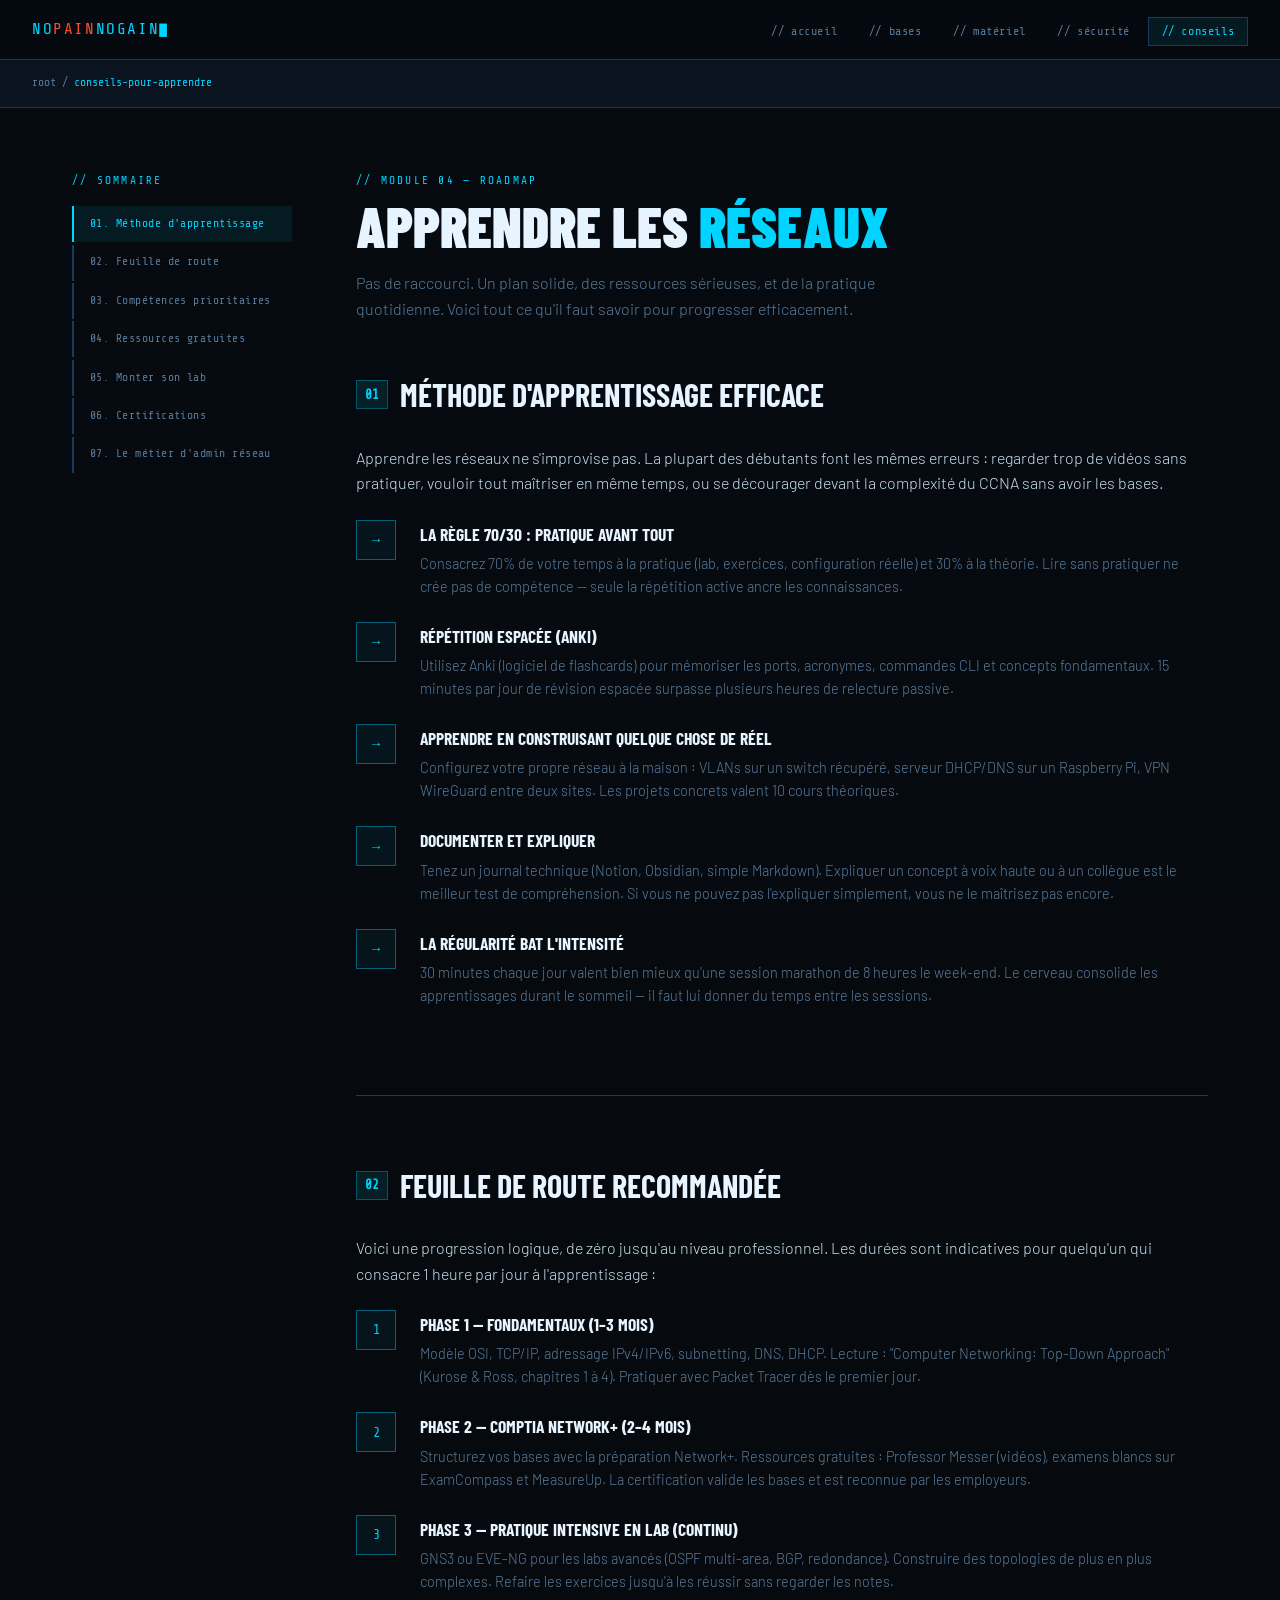
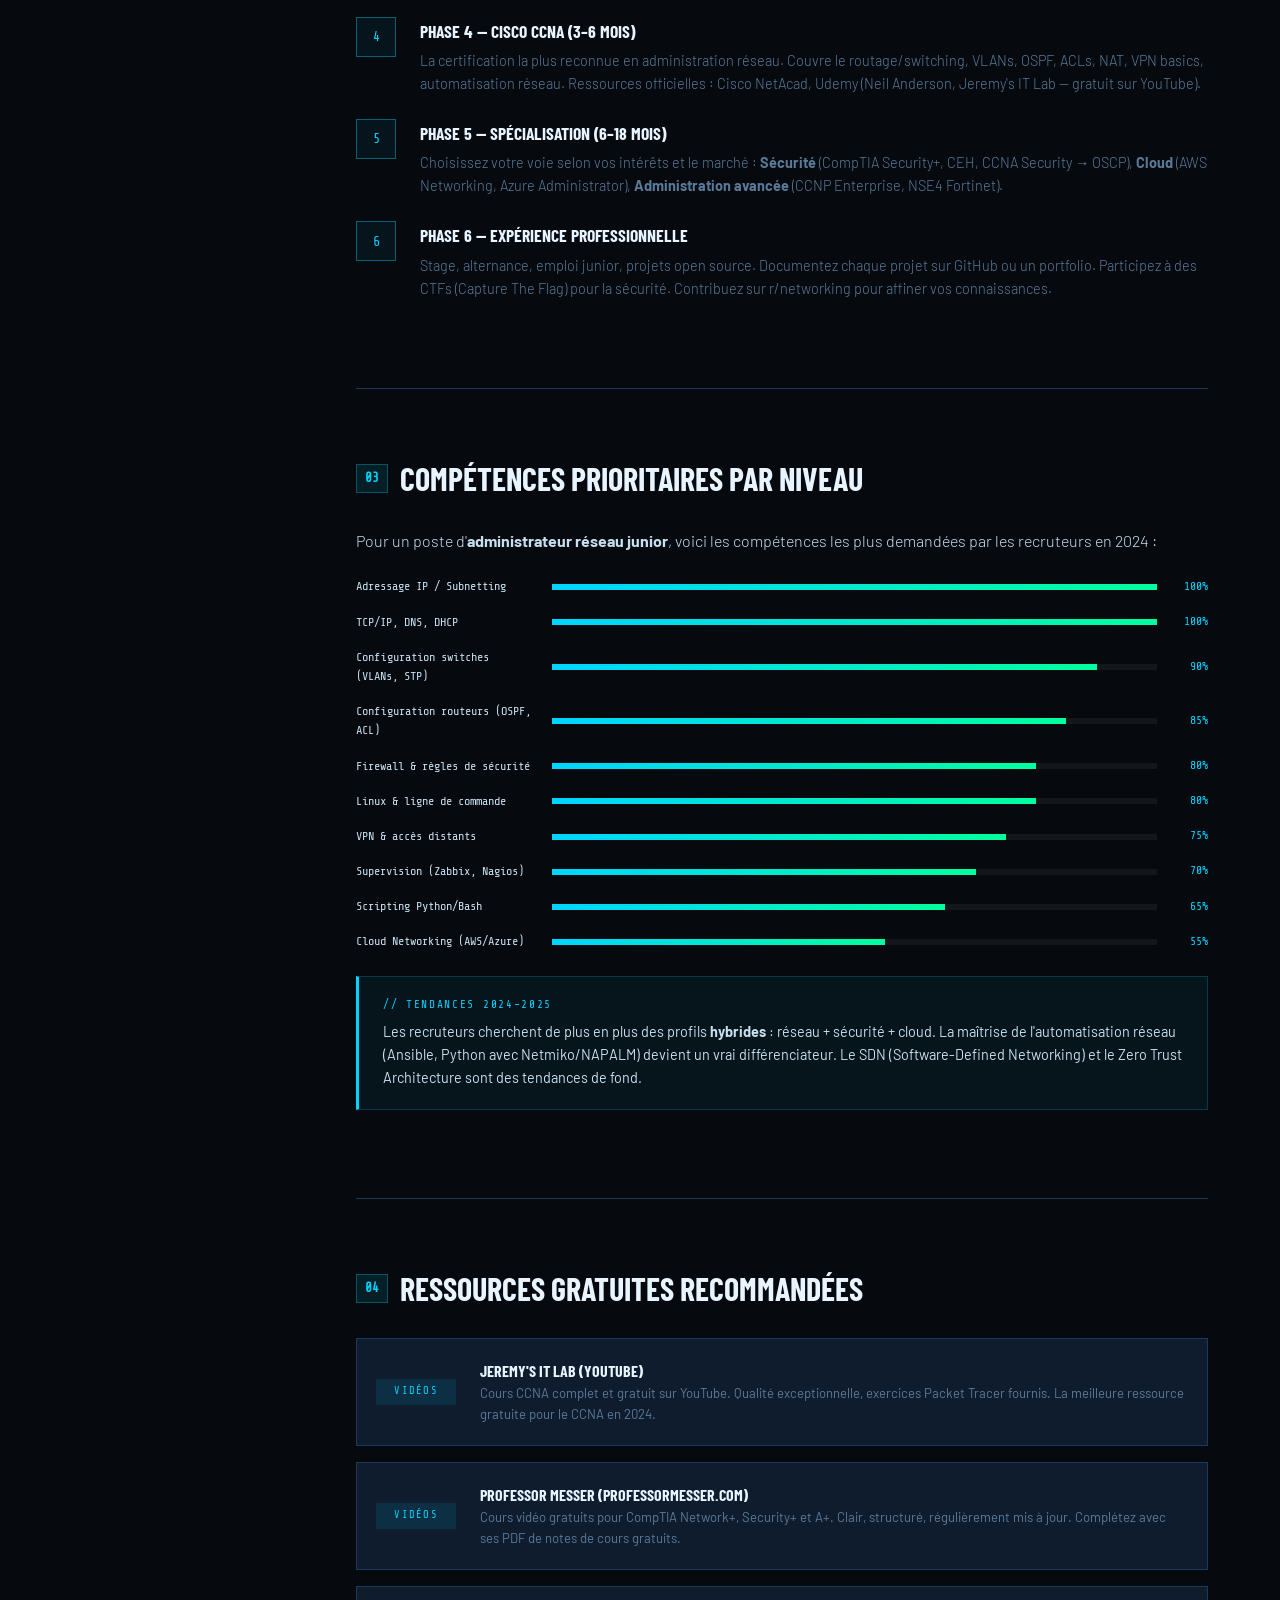
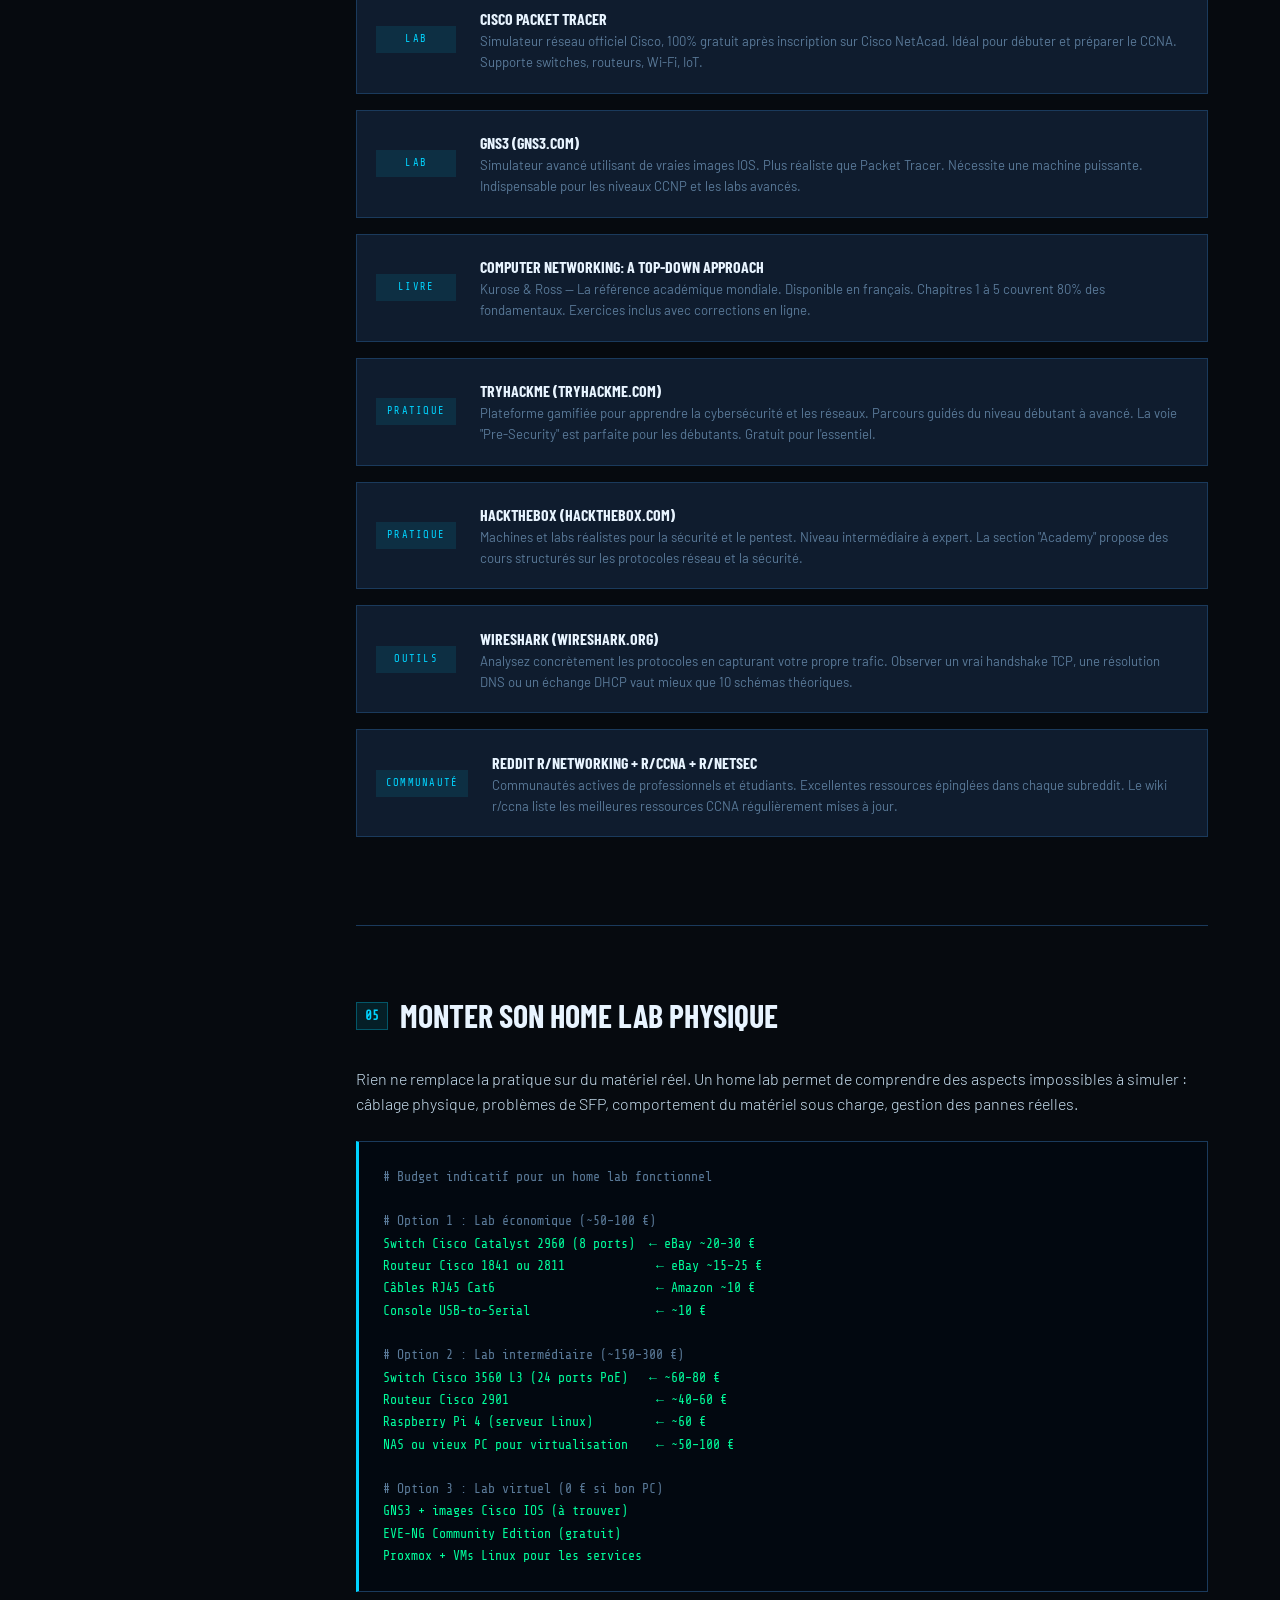
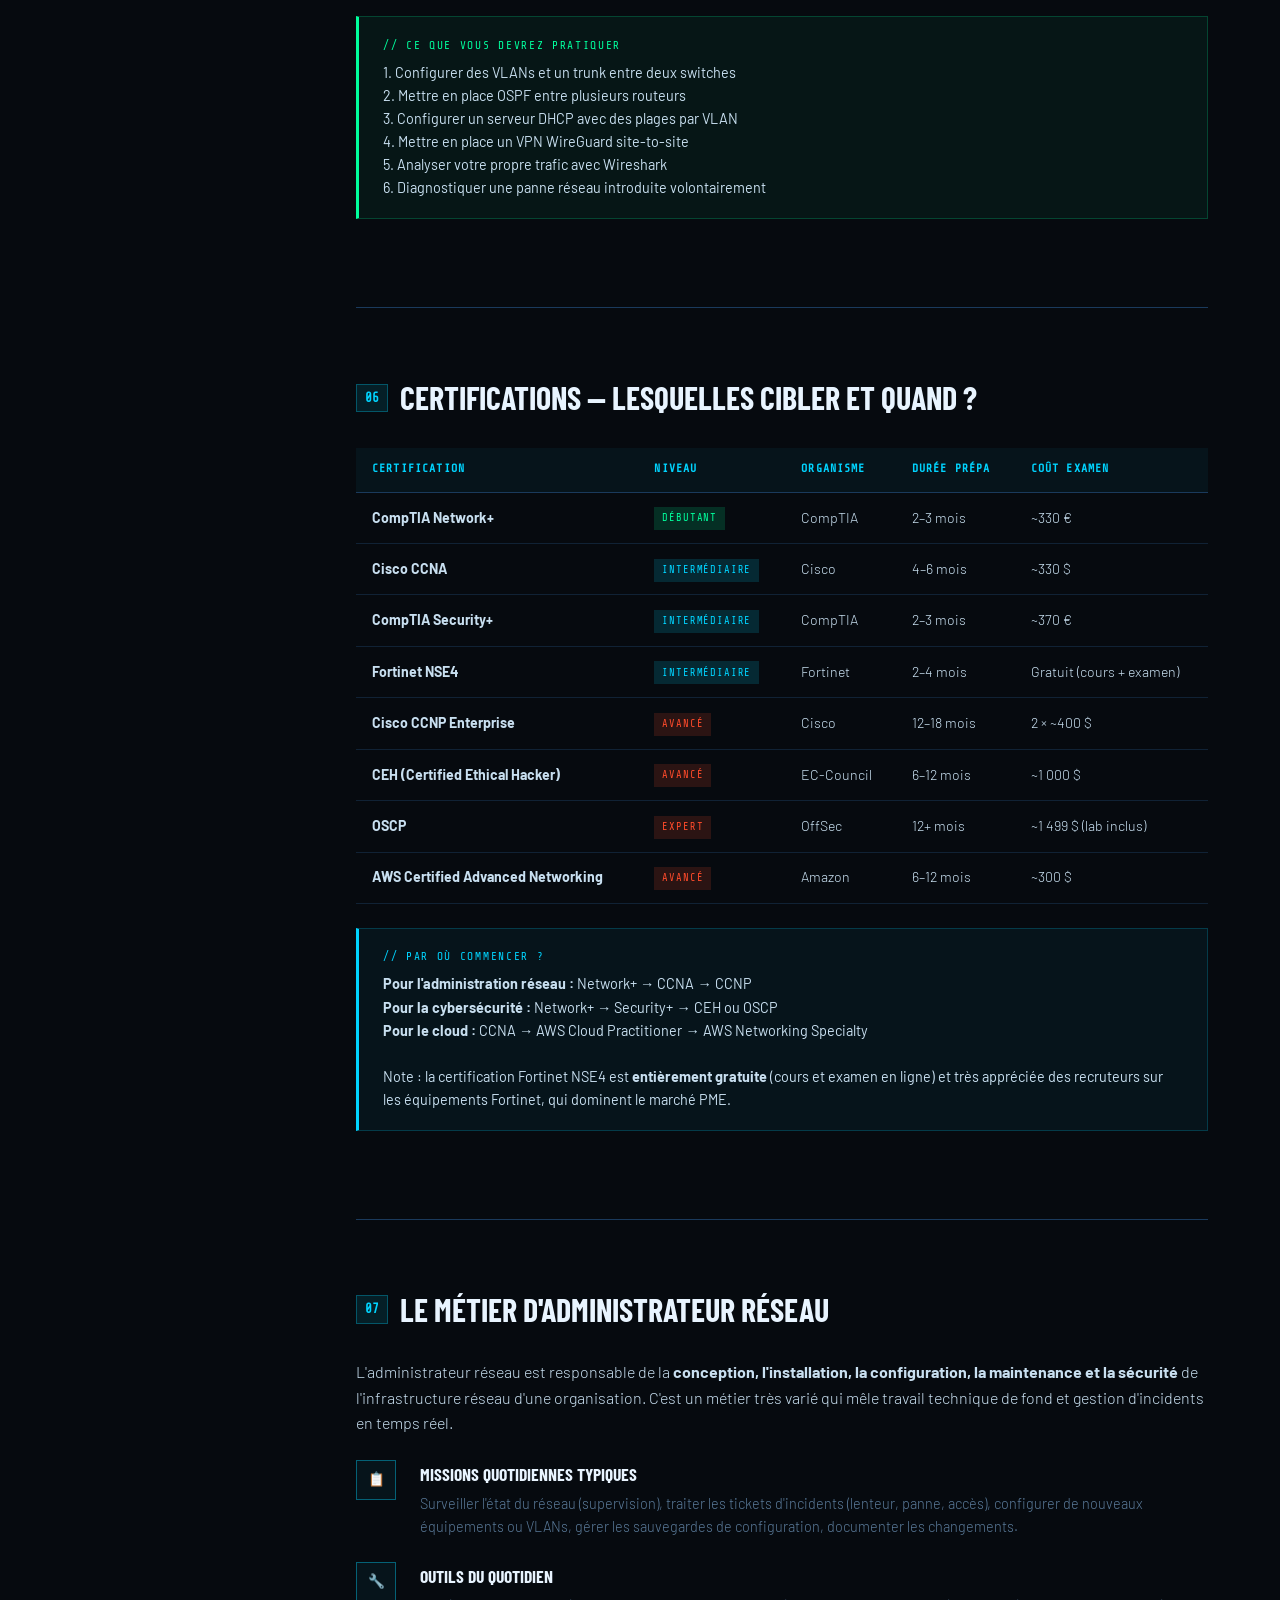
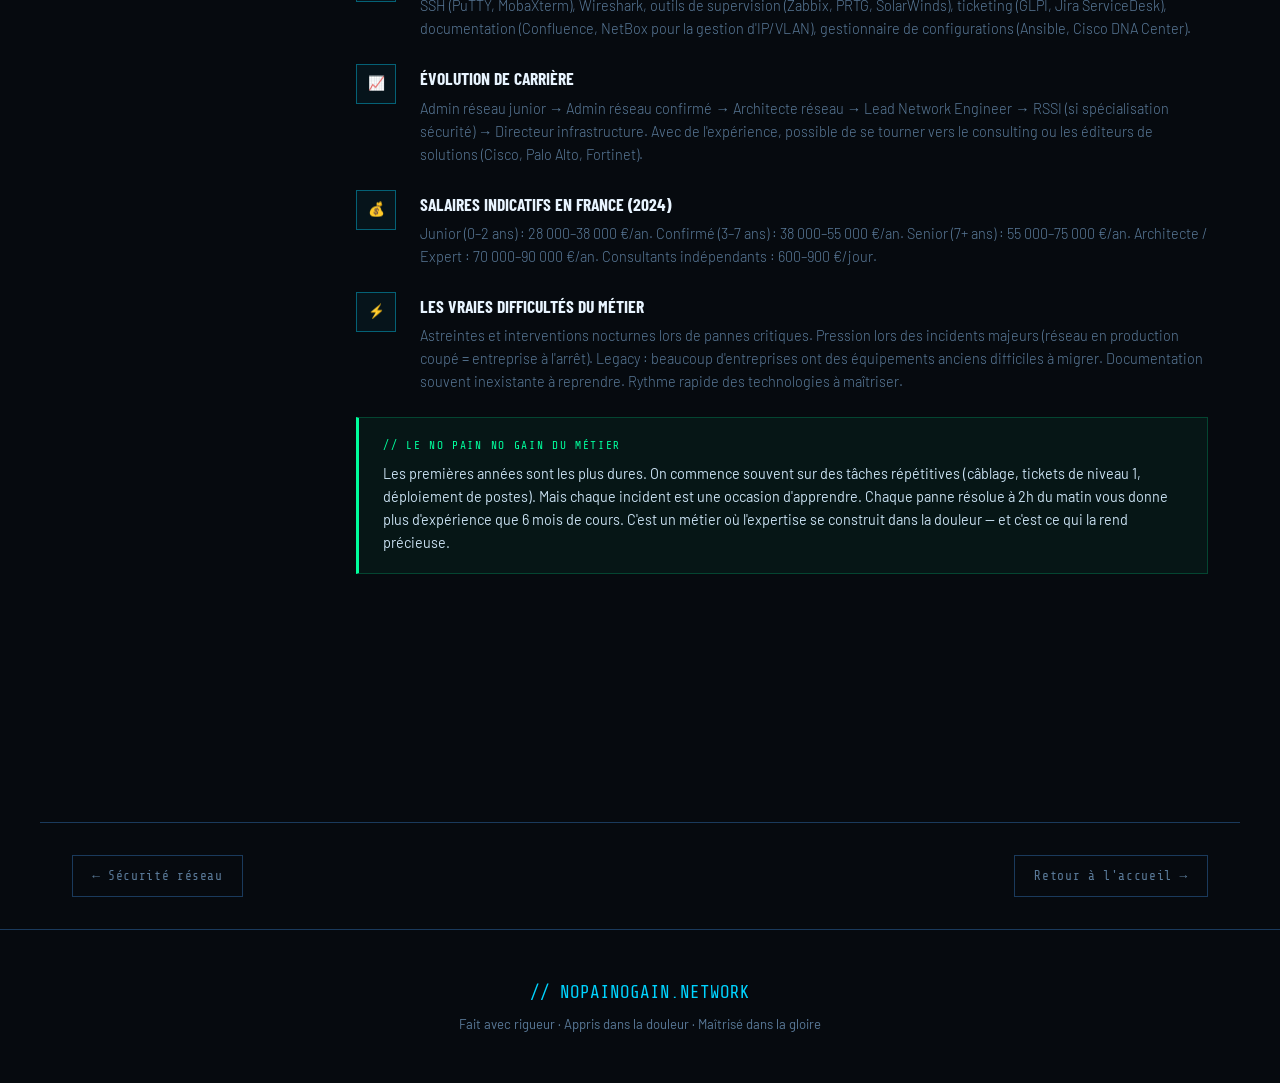
<file: conseils.html>
<!DOCTYPE html>
<html lang="fr">
<head>
  <meta charset="UTF-8"/>
  <meta name="viewport" content="width=device-width, initial-scale=1.0"/>
  <title>Conseils pour apprendre — No Pain No Gain</title>
  <link href="https://fonts.googleapis.com/css2?family=Share+Tech+Mono&family=Barlow+Condensed:wght@400;700;900&family=Barlow:wght@300;400;500&display=swap" rel="stylesheet"/>
  <link rel="stylesheet" href="style.css"/>
</head>
<body>

<nav>
  <a href="index.html" class="nav-logo">NO<span>PAIN</span>NOGAIN<span class="cursor-blink"></span></a>
  <ul class="nav-links">
    <li><a href="index.html">// accueil</a></li>
    <li><a href="bases.html">// bases</a></li>
    <li><a href="materiel.html">// matériel</a></li>
    <li><a href="securite.html">// sécurité</a></li>
    <li><a href="conseils.html" class="active">// conseils</a></li>
  </ul>
</nav>

<div class="page-wrapper">
  <div class="breadcrumb">
    <a href="index.html">root</a> / <span>conseils-pour-apprendre</span>
  </div>

  <div class="section">
    <div class="content-layout">

      <!-- SOMMAIRE -->
      <aside class="sidebar">
        <div class="sidebar-title">// sommaire</div>
        <ul class="sidebar-nav">
          <li><a href="#methode">01. Méthode d'apprentissage</a></li>
          <li><a href="#roadmap">02. Feuille de route</a></li>
          <li><a href="#competences">03. Compétences prioritaires</a></li>
          <li><a href="#ressources">04. Ressources gratuites</a></li>
          <li><a href="#lab">05. Monter son lab</a></li>
          <li><a href="#certifications">06. Certifications</a></li>
          <li><a href="#metier">07. Le métier d'admin réseau</a></li>
        </ul>
      </aside>

      <main>
        <div class="section-header">
          <div class="section-tag">// module 04 — roadmap</div>
          <h2 class="section-title">Apprendre les <span class="hl">Réseaux</span></h2>
          <p class="section-desc">Pas de raccourci. Un plan solide, des ressources sérieuses, et de la pratique quotidienne. Voici tout ce qu'il faut savoir pour progresser efficacement.</p>
        </div>

        <!-- 01 -->
        <div class="topic" id="methode">
          <h3 class="topic-title"><span class="number">01</span> Méthode d'apprentissage efficace</h3>
          <p>Apprendre les réseaux ne s'improvise pas. La plupart des débutants font les mêmes erreurs : regarder trop de vidéos sans pratiquer, vouloir tout maîtriser en même temps, ou se décourager devant la complexité du CCNA sans avoir les bases.</p>
          <div class="steps">
            <div class="step">
              <div class="step-num">→</div>
              <div class="step-content">
                <h4>La règle 70/30 : pratique avant tout</h4>
                <p>Consacrez 70% de votre temps à la pratique (lab, exercices, configuration réelle) et 30% à la théorie. Lire sans pratiquer ne crée pas de compétence — seule la répétition active ancre les connaissances.</p>
              </div>
            </div>
            <div class="step">
              <div class="step-num">→</div>
              <div class="step-content">
                <h4>Répétition espacée (Anki)</h4>
                <p>Utilisez Anki (logiciel de flashcards) pour mémoriser les ports, acronymes, commandes CLI et concepts fondamentaux. 15 minutes par jour de révision espacée surpasse plusieurs heures de relecture passive.</p>
              </div>
            </div>
            <div class="step">
              <div class="step-num">→</div>
              <div class="step-content">
                <h4>Apprendre en construisant quelque chose de réel</h4>
                <p>Configurez votre propre réseau à la maison : VLANs sur un switch récupéré, serveur DHCP/DNS sur un Raspberry Pi, VPN WireGuard entre deux sites. Les projets concrets valent 10 cours théoriques.</p>
              </div>
            </div>
            <div class="step">
              <div class="step-num">→</div>
              <div class="step-content">
                <h4>Documenter et expliquer</h4>
                <p>Tenez un journal technique (Notion, Obsidian, simple Markdown). Expliquer un concept à voix haute ou à un collègue est le meilleur test de compréhension. Si vous ne pouvez pas l'expliquer simplement, vous ne le maîtrisez pas encore.</p>
              </div>
            </div>
            <div class="step">
              <div class="step-num">→</div>
              <div class="step-content">
                <h4>La régularité bat l'intensité</h4>
                <p>30 minutes chaque jour valent bien mieux qu'une session marathon de 8 heures le week-end. Le cerveau consolide les apprentissages durant le sommeil — il faut lui donner du temps entre les sessions.</p>
              </div>
            </div>
          </div>
        </div>

        <!-- 02 -->
        <div class="topic" id="roadmap">
          <h3 class="topic-title"><span class="number">02</span> Feuille de route recommandée</h3>
          <p>Voici une progression logique, de zéro jusqu'au niveau professionnel. Les durées sont indicatives pour quelqu'un qui consacre 1 heure par jour à l'apprentissage :</p>
          <div class="steps">
            <div class="step">
              <div class="step-num">1</div>
              <div class="step-content">
                <h4>Phase 1 — Fondamentaux (1–3 mois)</h4>
                <p>Modèle OSI, TCP/IP, adressage IPv4/IPv6, subnetting, DNS, DHCP. Lecture : "Computer Networking: Top-Down Approach" (Kurose & Ross, chapitres 1 à 4). Pratiquer avec Packet Tracer dès le premier jour.</p>
              </div>
            </div>
            <div class="step">
              <div class="step-num">2</div>
              <div class="step-content">
                <h4>Phase 2 — CompTIA Network+ (2–4 mois)</h4>
                <p>Structurez vos bases avec la préparation Network+. Ressources gratuites : Professor Messer (vidéos), examens blancs sur ExamCompass et MeasureUp. La certification valide les bases et est reconnue par les employeurs.</p>
              </div>
            </div>
            <div class="step">
              <div class="step-num">3</div>
              <div class="step-content">
                <h4>Phase 3 — Pratique intensive en lab (continu)</h4>
                <p>GNS3 ou EVE-NG pour les labs avancés (OSPF multi-area, BGP, redondance). Construire des topologies de plus en plus complexes. Refaire les exercices jusqu'à les réussir sans regarder les notes.</p>
              </div>
            </div>
            <div class="step">
              <div class="step-num">4</div>
              <div class="step-content">
                <h4>Phase 4 — Cisco CCNA (3–6 mois)</h4>
                <p>La certification la plus reconnue en administration réseau. Couvre le routage/switching, VLANs, OSPF, ACLs, NAT, VPN basics, automatisation réseau. Ressources officielles : Cisco NetAcad, Udemy (Neil Anderson, Jeremy's IT Lab — gratuit sur YouTube).</p>
              </div>
            </div>
            <div class="step">
              <div class="step-num">5</div>
              <div class="step-content">
                <h4>Phase 5 — Spécialisation (6–18 mois)</h4>
                <p>Choisissez votre voie selon vos intérêts et le marché : <strong>Sécurité</strong> (CompTIA Security+, CEH, CCNA Security → OSCP), <strong>Cloud</strong> (AWS Networking, Azure Administrator), <strong>Administration avancée</strong> (CCNP Enterprise, NSE4 Fortinet).</p>
              </div>
            </div>
            <div class="step">
              <div class="step-num">6</div>
              <div class="step-content">
                <h4>Phase 6 — Expérience professionnelle</h4>
                <p>Stage, alternance, emploi junior, projets open source. Documentez chaque projet sur GitHub ou un portfolio. Participez à des CTFs (Capture The Flag) pour la sécurité. Contribuez sur r/networking pour affiner vos connaissances.</p>
              </div>
            </div>
          </div>
        </div>

        <!-- 03 -->
        <div class="topic" id="competences">
          <h3 class="topic-title"><span class="number">03</span> Compétences prioritaires par niveau</h3>
          <p>Pour un poste d'<strong>administrateur réseau junior</strong>, voici les compétences les plus demandées par les recruteurs en 2024 :</p>
          <div class="skill-bars">
            <div class="skill-row"><span class="skill-name">Adressage IP / Subnetting</span><div class="skill-track"><div class="skill-fill" style="width:100%"></div></div><span class="skill-pct">100%</span></div>
            <div class="skill-row"><span class="skill-name">TCP/IP, DNS, DHCP</span><div class="skill-track"><div class="skill-fill" style="width:100%"></div></div><span class="skill-pct">100%</span></div>
            <div class="skill-row"><span class="skill-name">Configuration switches (VLANs, STP)</span><div class="skill-track"><div class="skill-fill" style="width:90%"></div></div><span class="skill-pct">90%</span></div>
            <div class="skill-row"><span class="skill-name">Configuration routeurs (OSPF, ACL)</span><div class="skill-track"><div class="skill-fill" style="width:85%"></div></div><span class="skill-pct">85%</span></div>
            <div class="skill-row"><span class="skill-name">Firewall & règles de sécurité</span><div class="skill-track"><div class="skill-fill" style="width:80%"></div></div><span class="skill-pct">80%</span></div>
            <div class="skill-row"><span class="skill-name">Linux & ligne de commande</span><div class="skill-track"><div class="skill-fill" style="width:80%"></div></div><span class="skill-pct">80%</span></div>
            <div class="skill-row"><span class="skill-name">VPN & accès distants</span><div class="skill-track"><div class="skill-fill" style="width:75%"></div></div><span class="skill-pct">75%</span></div>
            <div class="skill-row"><span class="skill-name">Supervision (Zabbix, Nagios)</span><div class="skill-track"><div class="skill-fill" style="width:70%"></div></div><span class="skill-pct">70%</span></div>
            <div class="skill-row"><span class="skill-name">Scripting Python/Bash</span><div class="skill-track"><div class="skill-fill" style="width:65%"></div></div><span class="skill-pct">65%</span></div>
            <div class="skill-row"><span class="skill-name">Cloud Networking (AWS/Azure)</span><div class="skill-track"><div class="skill-fill" style="width:55%"></div></div><span class="skill-pct">55%</span></div>
          </div>
          <div class="info-box">
            <div class="info-label">// tendances 2024–2025</div>
            Les recruteurs cherchent de plus en plus des profils <strong>hybrides</strong> : réseau + sécurité + cloud. La maîtrise de l'automatisation réseau (Ansible, Python avec Netmiko/NAPALM) devient un vrai différenciateur. Le SDN (Software-Defined Networking) et le Zero Trust Architecture sont des tendances de fond.
          </div>
        </div>

        <!-- 04 -->
        <div class="topic" id="ressources">
          <h3 class="topic-title"><span class="number">04</span> Ressources gratuites recommandées</h3>
          <div class="resource-list">
            <div class="resource-item">
              <span class="resource-type">Vidéos</span>
              <div>
                <div class="resource-name">Jeremy's IT Lab (YouTube)</div>
                <div class="resource-desc">Cours CCNA complet et gratuit sur YouTube. Qualité exceptionnelle, exercices Packet Tracer fournis. La meilleure ressource gratuite pour le CCNA en 2024.</div>
              </div>
            </div>
            <div class="resource-item">
              <span class="resource-type">Vidéos</span>
              <div>
                <div class="resource-name">Professor Messer (professormesser.com)</div>
                <div class="resource-desc">Cours vidéo gratuits pour CompTIA Network+, Security+ et A+. Clair, structuré, régulièrement mis à jour. Complétez avec ses PDF de notes de cours gratuits.</div>
              </div>
            </div>
            <div class="resource-item">
              <span class="resource-type">Lab</span>
              <div>
                <div class="resource-name">Cisco Packet Tracer</div>
                <div class="resource-desc">Simulateur réseau officiel Cisco, 100% gratuit après inscription sur Cisco NetAcad. Idéal pour débuter et préparer le CCNA. Supporte switches, routeurs, Wi-Fi, IoT.</div>
              </div>
            </div>
            <div class="resource-item">
              <span class="resource-type">Lab</span>
              <div>
                <div class="resource-name">GNS3 (gns3.com)</div>
                <div class="resource-desc">Simulateur avancé utilisant de vraies images IOS. Plus réaliste que Packet Tracer. Nécessite une machine puissante. Indispensable pour les niveaux CCNP et les labs avancés.</div>
              </div>
            </div>
            <div class="resource-item">
              <span class="resource-type">Livre</span>
              <div>
                <div class="resource-name">Computer Networking: A Top-Down Approach</div>
                <div class="resource-desc">Kurose & Ross — La référence académique mondiale. Disponible en français. Chapitres 1 à 5 couvrent 80% des fondamentaux. Exercices inclus avec corrections en ligne.</div>
              </div>
            </div>
            <div class="resource-item">
              <span class="resource-type">Pratique</span>
              <div>
                <div class="resource-name">TryHackMe (tryhackme.com)</div>
                <div class="resource-desc">Plateforme gamifiée pour apprendre la cybersécurité et les réseaux. Parcours guidés du niveau débutant à avancé. La voie "Pre-Security" est parfaite pour les débutants. Gratuit pour l'essentiel.</div>
              </div>
            </div>
            <div class="resource-item">
              <span class="resource-type">Pratique</span>
              <div>
                <div class="resource-name">HackTheBox (hackthebox.com)</div>
                <div class="resource-desc">Machines et labs réalistes pour la sécurité et le pentest. Niveau intermédiaire à expert. La section "Academy" propose des cours structurés sur les protocoles réseau et la sécurité.</div>
              </div>
            </div>
            <div class="resource-item">
              <span class="resource-type">Outils</span>
              <div>
                <div class="resource-name">Wireshark (wireshark.org)</div>
                <div class="resource-desc">Analysez concrètement les protocoles en capturant votre propre trafic. Observer un vrai handshake TCP, une résolution DNS ou un échange DHCP vaut mieux que 10 schémas théoriques.</div>
              </div>
            </div>
            <div class="resource-item">
              <span class="resource-type">Communauté</span>
              <div>
                <div class="resource-name">Reddit r/networking + r/ccna + r/netsec</div>
                <div class="resource-desc">Communautés actives de professionnels et étudiants. Excellentes ressources épinglées dans chaque subreddit. Le wiki r/ccna liste les meilleures ressources CCNA régulièrement mises à jour.</div>
              </div>
            </div>
          </div>
        </div>

        <!-- 05 -->
        <div class="topic" id="lab">
          <h3 class="topic-title"><span class="number">05</span> Monter son home lab physique</h3>
          <p>Rien ne remplace la pratique sur du matériel réel. Un home lab permet de comprendre des aspects impossibles à simuler : câblage physique, problèmes de SFP, comportement du matériel sous charge, gestion des pannes réelles.</p>
          <div class="code-block">
<pre><span class="comment"># Budget indicatif pour un home lab fonctionnel</span>

<span class="comment"># Option 1 : Lab économique (~50–100 €)</span>
Switch Cisco Catalyst 2960 (8 ports)  ← eBay ~20–30 €
Routeur Cisco 1841 ou 2811             ← eBay ~15–25 €
Câbles RJ45 Cat6                       ← Amazon ~10 €
Console USB-to-Serial                  ← ~10 €

<span class="comment"># Option 2 : Lab intermédiaire (~150–300 €)</span>
Switch Cisco 3560 L3 (24 ports PoE)   ← ~60–80 €
Routeur Cisco 2901                     ← ~40–60 €
Raspberry Pi 4 (serveur Linux)         ← ~60 €
NAS ou vieux PC pour virtualisation    ← ~50–100 €

<span class="comment"># Option 3 : Lab virtuel (0 € si bon PC)</span>
GNS3 + images Cisco IOS (à trouver)
EVE-NG Community Edition (gratuit)
Proxmox + VMs Linux pour les services</pre>
          </div>
          <div class="info-box success">
            <div class="info-label">// ce que vous devrez pratiquer</div>
            1. Configurer des VLANs et un trunk entre deux switches<br/>
            2. Mettre en place OSPF entre plusieurs routeurs<br/>
            3. Configurer un serveur DHCP avec des plages par VLAN<br/>
            4. Mettre en place un VPN WireGuard site-to-site<br/>
            5. Analyser votre propre trafic avec Wireshark<br/>
            6. Diagnostiquer une panne réseau introduite volontairement
          </div>
        </div>

        <!-- 06 -->
        <div class="topic" id="certifications">
          <h3 class="topic-title"><span class="number">06</span> Certifications — Lesquelles cibler et quand ?</h3>
          <table class="data-table">
            <thead><tr><th>Certification</th><th>Niveau</th><th>Organisme</th><th>Durée prépa</th><th>Coût examen</th></tr></thead>
            <tbody>
              <tr><td><strong>CompTIA Network+</strong></td><td><span class="tag tag-green">Débutant</span></td><td>CompTIA</td><td>2–3 mois</td><td>~330 €</td></tr>
              <tr><td><strong>Cisco CCNA</strong></td><td><span class="tag tag-blue">Intermédiaire</span></td><td>Cisco</td><td>4–6 mois</td><td>~330 $</td></tr>
              <tr><td><strong>CompTIA Security+</strong></td><td><span class="tag tag-blue">Intermédiaire</span></td><td>CompTIA</td><td>2–3 mois</td><td>~370 €</td></tr>
              <tr><td><strong>Fortinet NSE4</strong></td><td><span class="tag tag-blue">Intermédiaire</span></td><td>Fortinet</td><td>2–4 mois</td><td>Gratuit (cours + examen)</td></tr>
              <tr><td><strong>Cisco CCNP Enterprise</strong></td><td><span class="tag tag-red">Avancé</span></td><td>Cisco</td><td>12–18 mois</td><td>2 × ~400 $</td></tr>
              <tr><td><strong>CEH (Certified Ethical Hacker)</strong></td><td><span class="tag tag-red">Avancé</span></td><td>EC-Council</td><td>6–12 mois</td><td>~1 000 $</td></tr>
              <tr><td><strong>OSCP</strong></td><td><span class="tag tag-red">Expert</span></td><td>OffSec</td><td>12+ mois</td><td>~1 499 $ (lab inclus)</td></tr>
              <tr><td><strong>AWS Certified Advanced Networking</strong></td><td><span class="tag tag-red">Avancé</span></td><td>Amazon</td><td>6–12 mois</td><td>~300 $</td></tr>
            </tbody>
          </table>
          <div class="info-box">
            <div class="info-label">// par où commencer ?</div>
            <strong>Pour l'administration réseau :</strong> Network+ → CCNA → CCNP<br/>
            <strong>Pour la cybersécurité :</strong> Network+ → Security+ → CEH ou OSCP<br/>
            <strong>Pour le cloud :</strong> CCNA → AWS Cloud Practitioner → AWS Networking Specialty<br/><br/>
            Note : la certification Fortinet NSE4 est <strong>entièrement gratuite</strong> (cours et examen en ligne) et très appréciée des recruteurs sur les équipements Fortinet, qui dominent le marché PME.
          </div>
        </div>

        <!-- 07 -->
        <div class="topic" id="metier">
          <h3 class="topic-title"><span class="number">07</span> Le métier d'administrateur réseau</h3>
          <p>L'administrateur réseau est responsable de la <strong>conception, l'installation, la configuration, la maintenance et la sécurité</strong> de l'infrastructure réseau d'une organisation. C'est un métier très varié qui mêle travail technique de fond et gestion d'incidents en temps réel.</p>
          <div class="steps">
            <div class="step">
              <div class="step-num">📋</div>
              <div class="step-content">
                <h4>Missions quotidiennes typiques</h4>
                <p>Surveiller l'état du réseau (supervision), traiter les tickets d'incidents (lenteur, panne, accès), configurer de nouveaux équipements ou VLANs, gérer les sauvegardes de configuration, documenter les changements.</p>
              </div>
            </div>
            <div class="step">
              <div class="step-num">🔧</div>
              <div class="step-content">
                <h4>Outils du quotidien</h4>
                <p>SSH (PuTTY, MobaXterm), Wireshark, outils de supervision (Zabbix, PRTG, SolarWinds), ticketing (GLPI, Jira ServiceDesk), documentation (Confluence, NetBox pour la gestion d'IP/VLAN), gestionnaire de configurations (Ansible, Cisco DNA Center).</p>
              </div>
            </div>
            <div class="step">
              <div class="step-num">📈</div>
              <div class="step-content">
                <h4>Évolution de carrière</h4>
                <p>Admin réseau junior → Admin réseau confirmé → Architecte réseau → Lead Network Engineer → RSSI (si spécialisation sécurité) → Directeur infrastructure. Avec de l'expérience, possible de se tourner vers le consulting ou les éditeurs de solutions (Cisco, Palo Alto, Fortinet).</p>
              </div>
            </div>
            <div class="step">
              <div class="step-num">💰</div>
              <div class="step-content">
                <h4>Salaires indicatifs en France (2024)</h4>
                <p>Junior (0–2 ans) : 28 000–38 000 €/an. Confirmé (3–7 ans) : 38 000–55 000 €/an. Senior (7+ ans) : 55 000–75 000 €/an. Architecte / Expert : 70 000–90 000 €/an. Consultants indépendants : 600–900 €/jour.</p>
              </div>
            </div>
            <div class="step">
              <div class="step-num">⚡</div>
              <div class="step-content">
                <h4>Les vraies difficultés du métier</h4>
                <p>Astreintes et interventions nocturnes lors de pannes critiques. Pression lors des incidents majeurs (réseau en production coupé = entreprise à l'arrêt). Legacy : beaucoup d'entreprises ont des équipements anciens difficiles à migrer. Documentation souvent inexistante à reprendre. Rythme rapide des technologies à maîtriser.</p>
              </div>
            </div>
          </div>
          <div class="info-box success">
            <div class="info-label">// le no pain no gain du métier</div>
            Les premières années sont les plus dures. On commence souvent sur des tâches répétitives (câblage, tickets de niveau 1, déploiement de postes). Mais chaque incident est une occasion d'apprendre. Chaque panne résolue à 2h du matin vous donne plus d'expérience que 6 mois de cours. C'est un métier où l'expertise se construit dans la douleur — et c'est ce qui la rend précieuse.
          </div>
        </div>

      </main>
    </div>
  </div>

  <div class="page-nav">
    <a href="securite.html" class="prev">Sécurité réseau</a>
    <a href="index.html"    class="next">Retour à l'accueil</a>
  </div>

  <footer>
    <div class="footer-logo">// NOPAINOGAIN.NETWORK</div>
    <div class="footer-text">Fait avec rigueur · Appris dans la douleur · Maîtrisé dans la gloire</div>
  </footer>
</div>

<script src="script.js"></script>
</body>
</html>
</file>
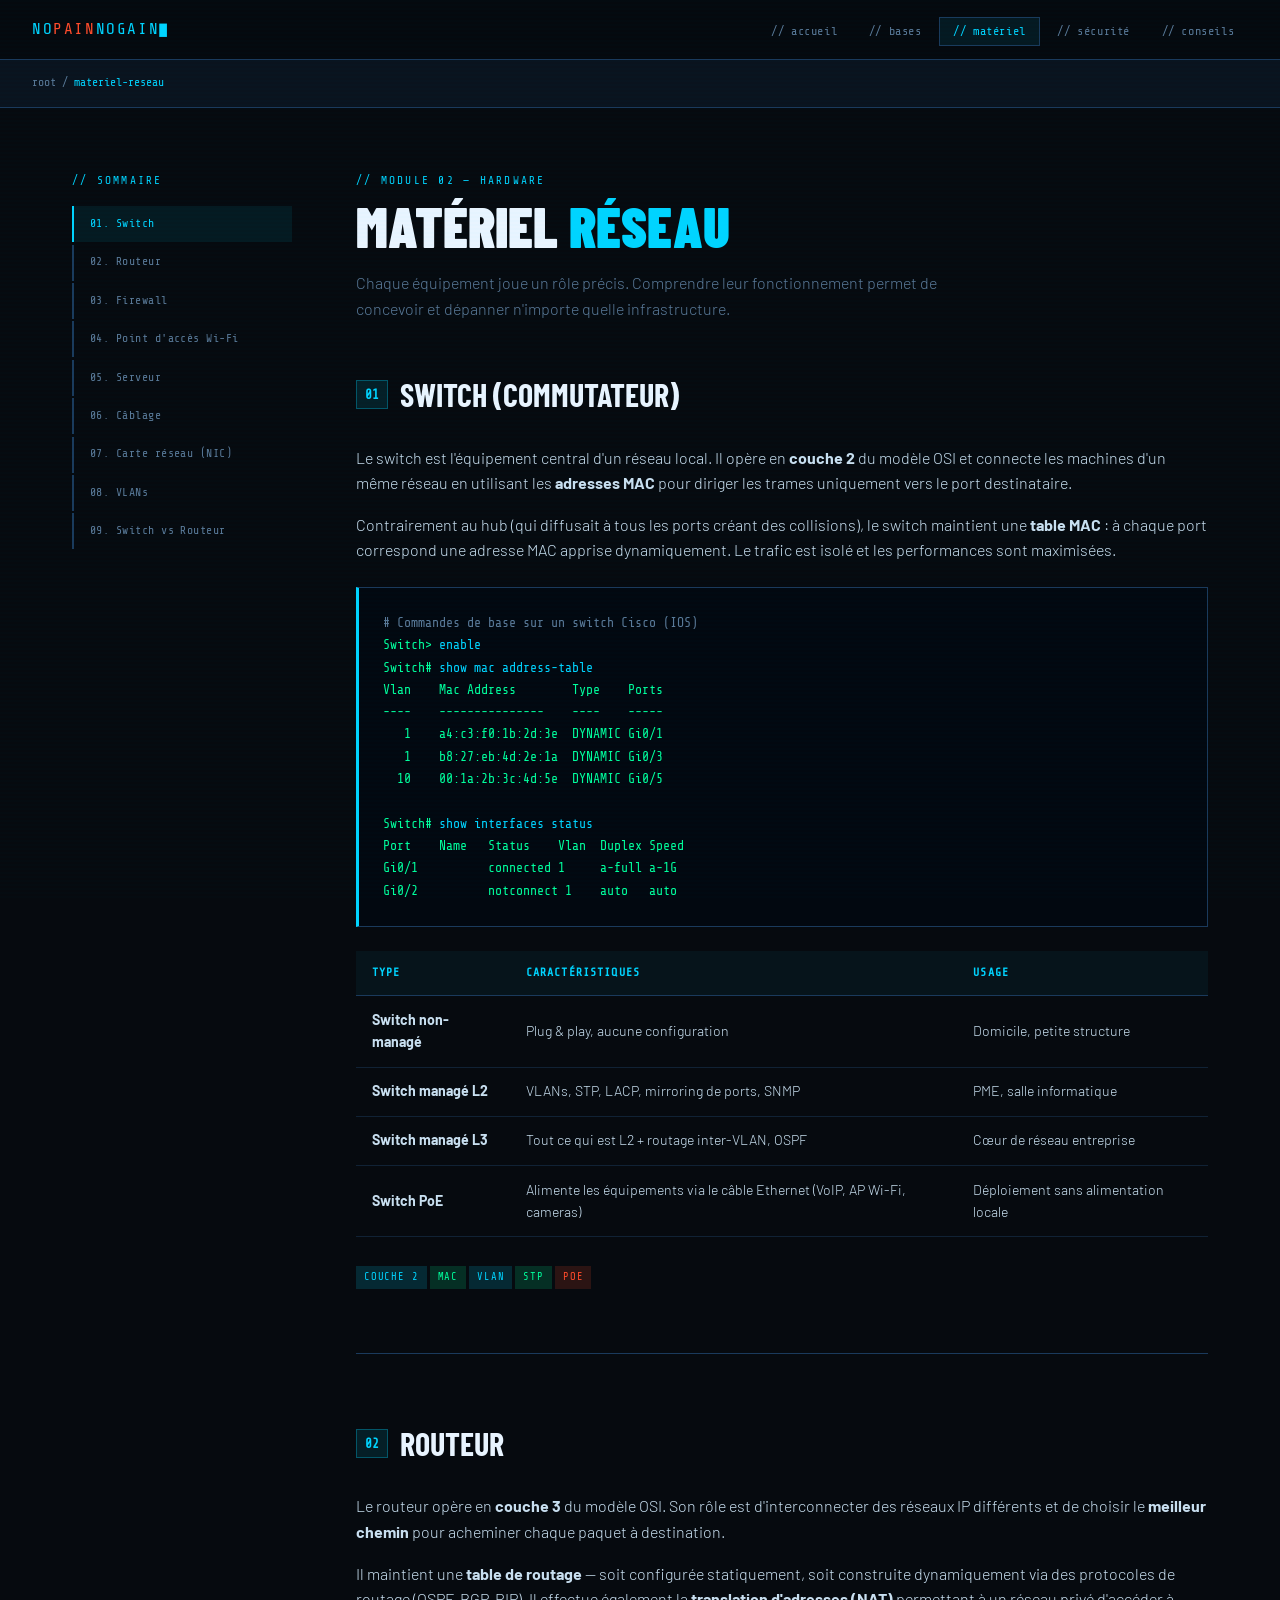
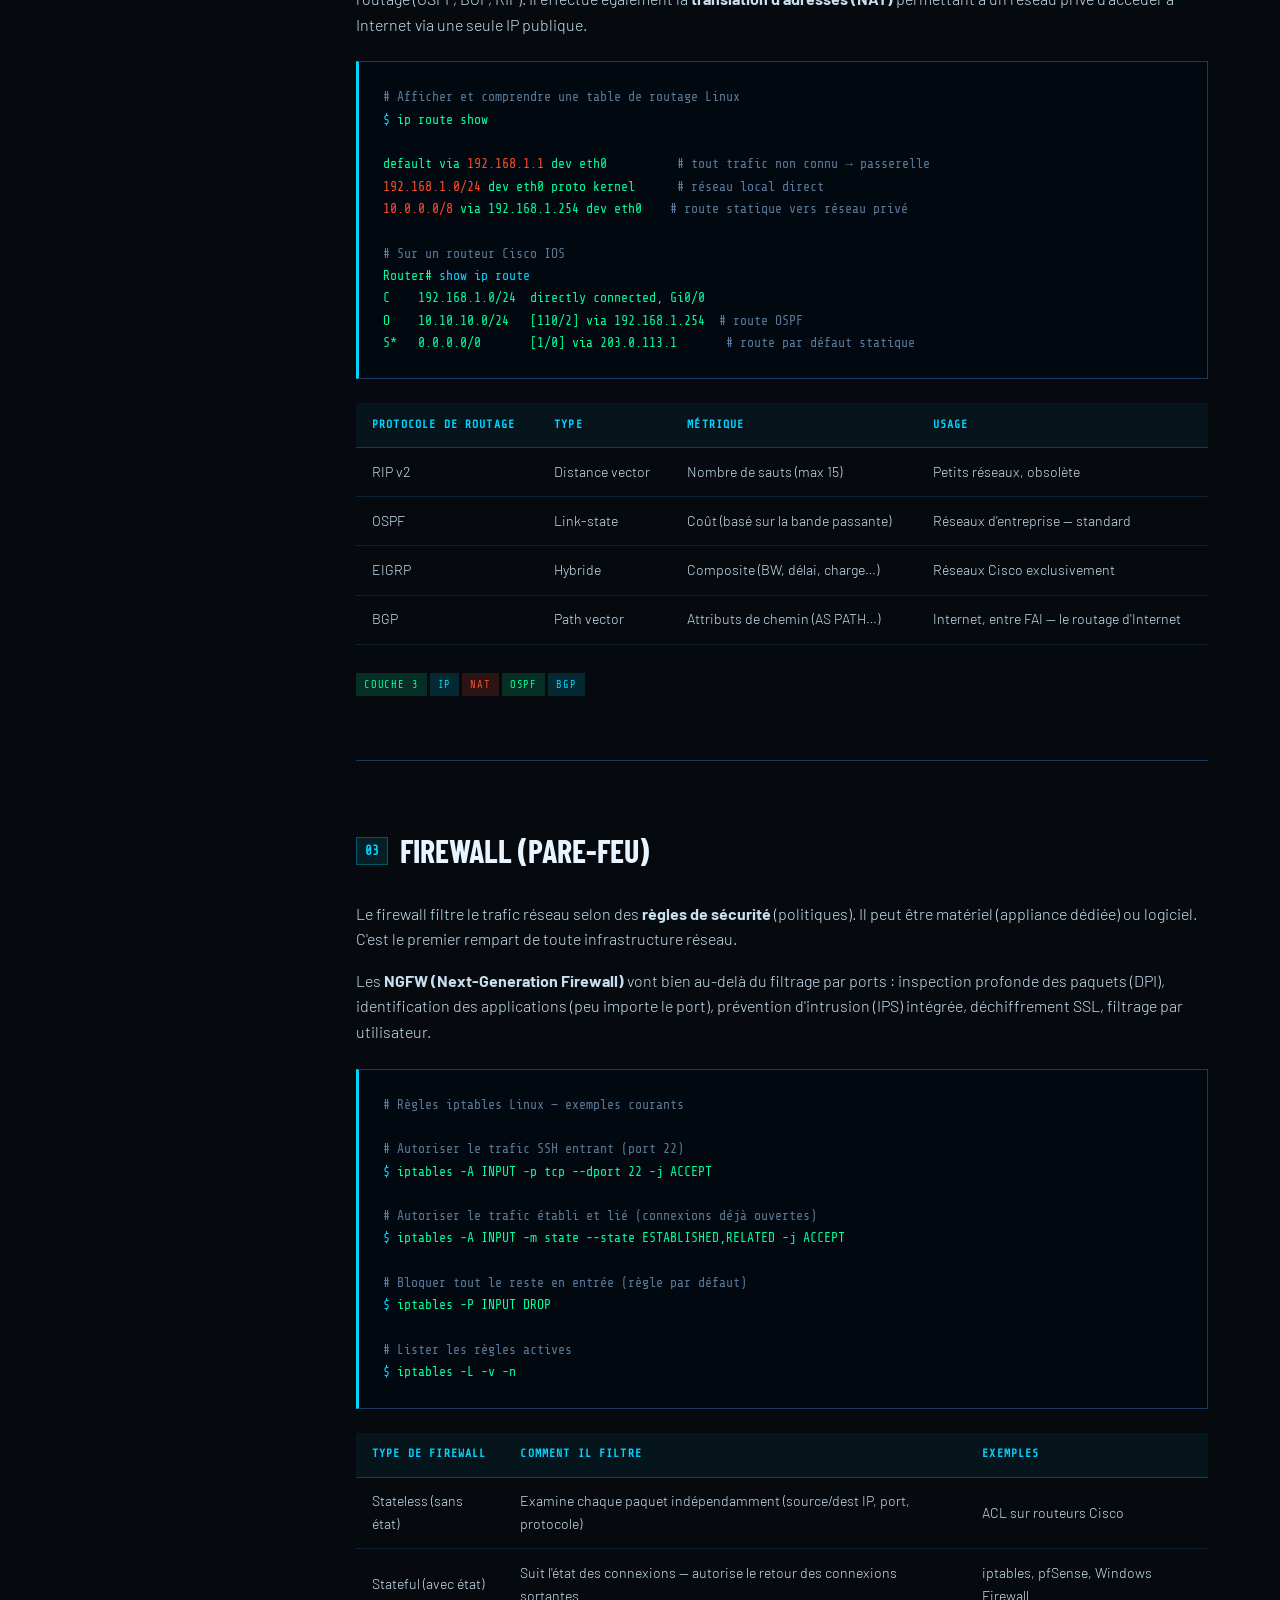
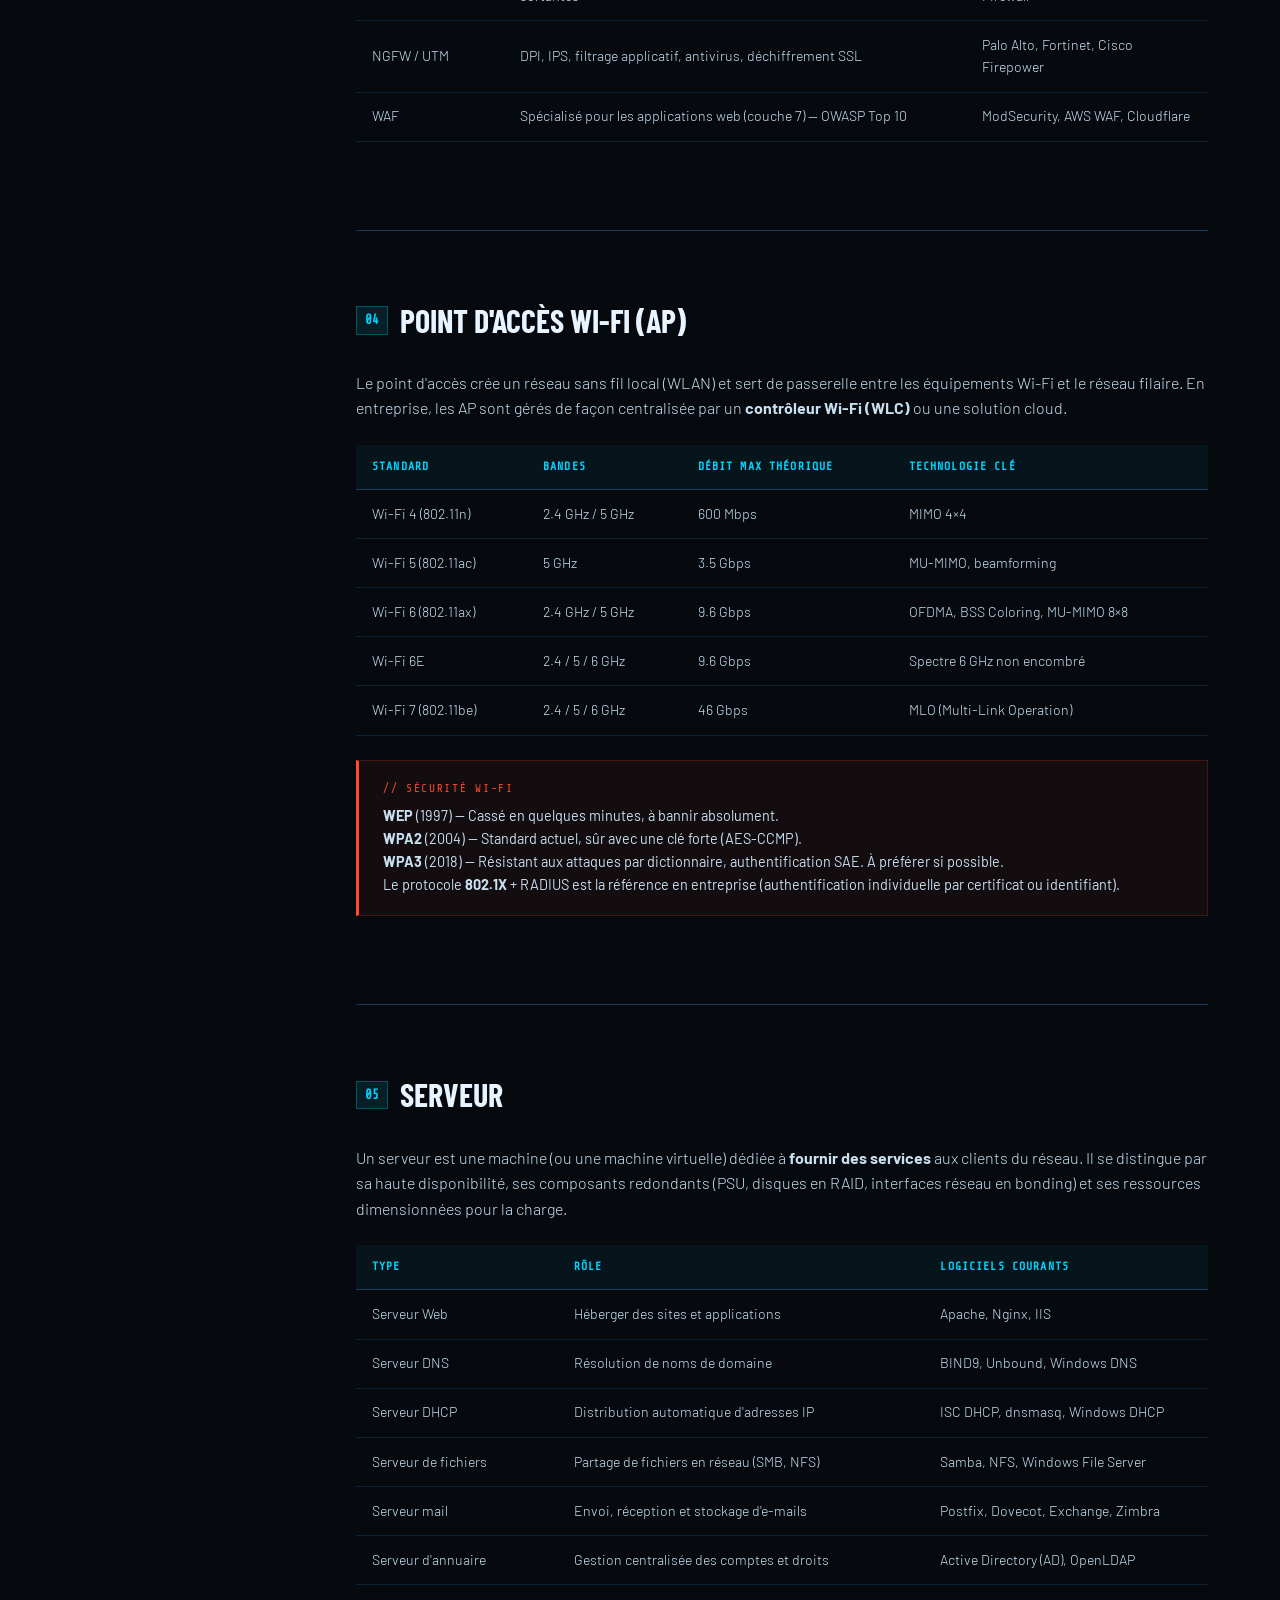
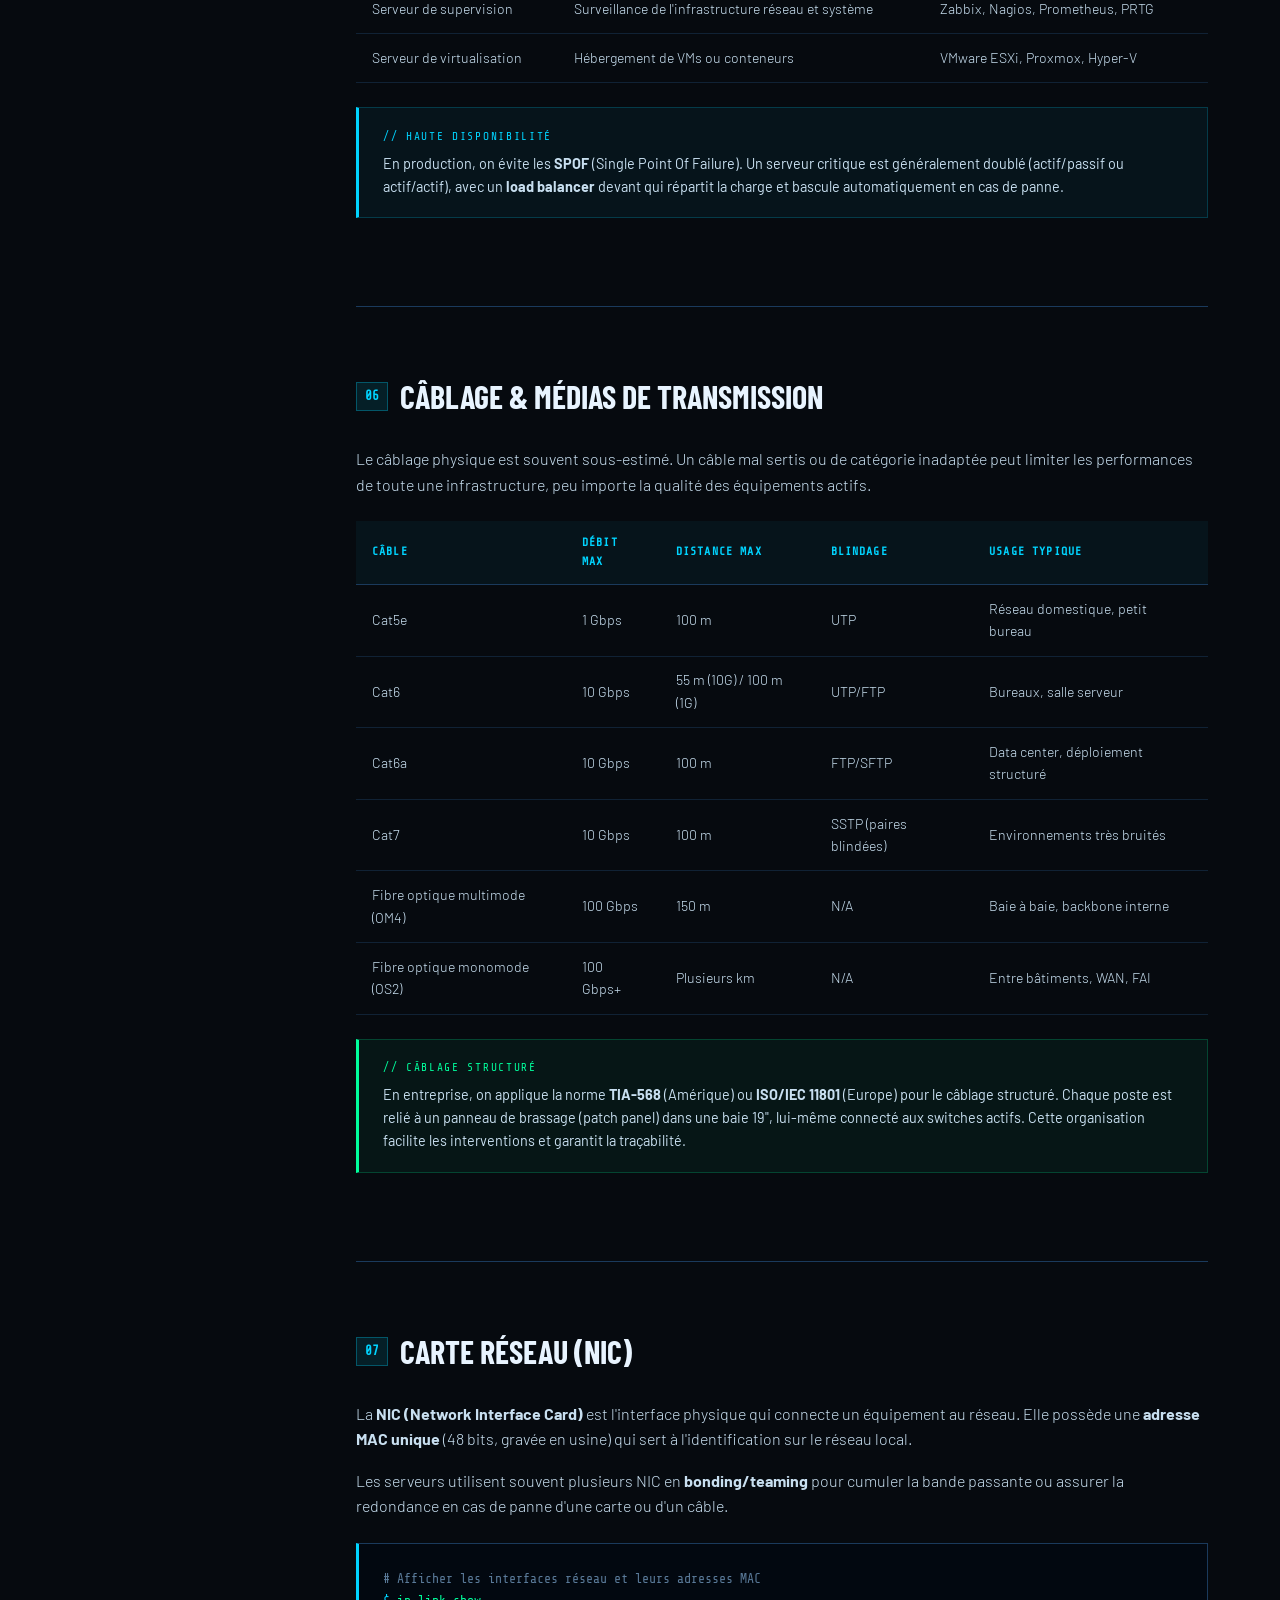
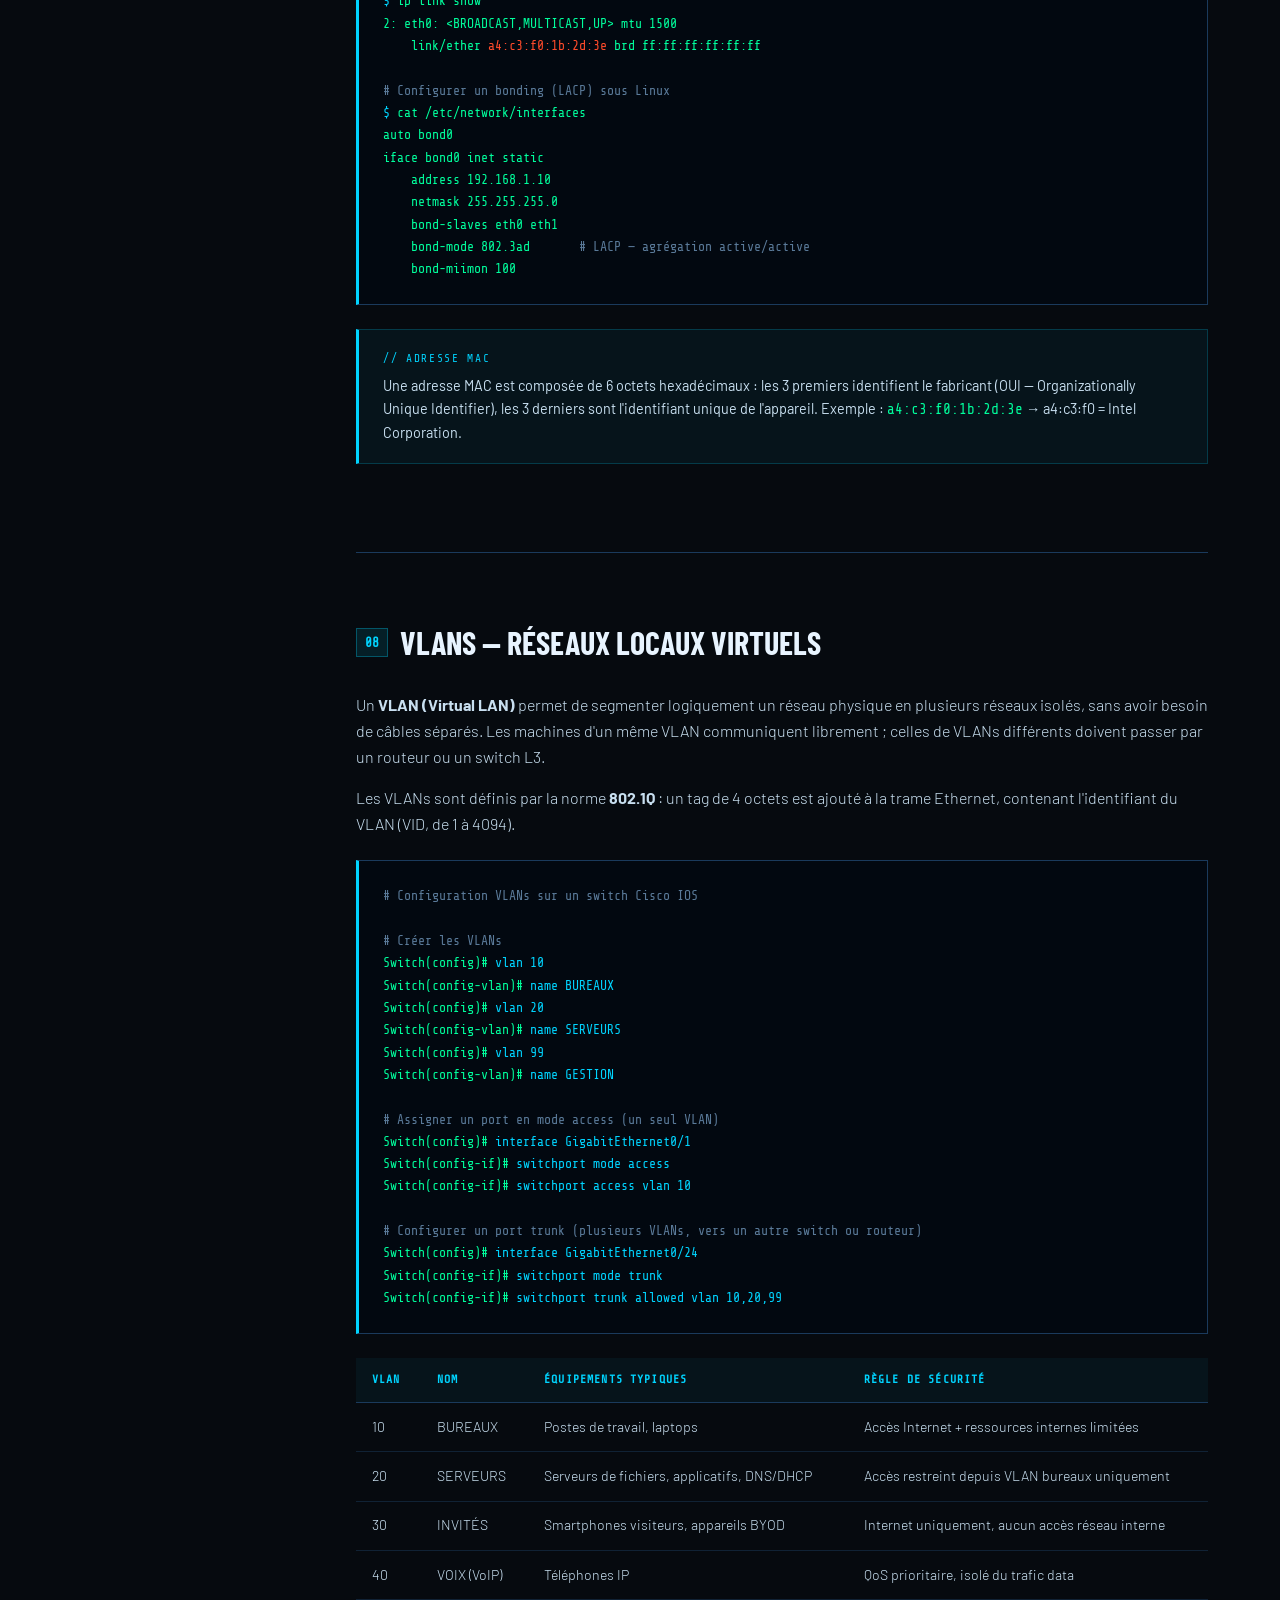
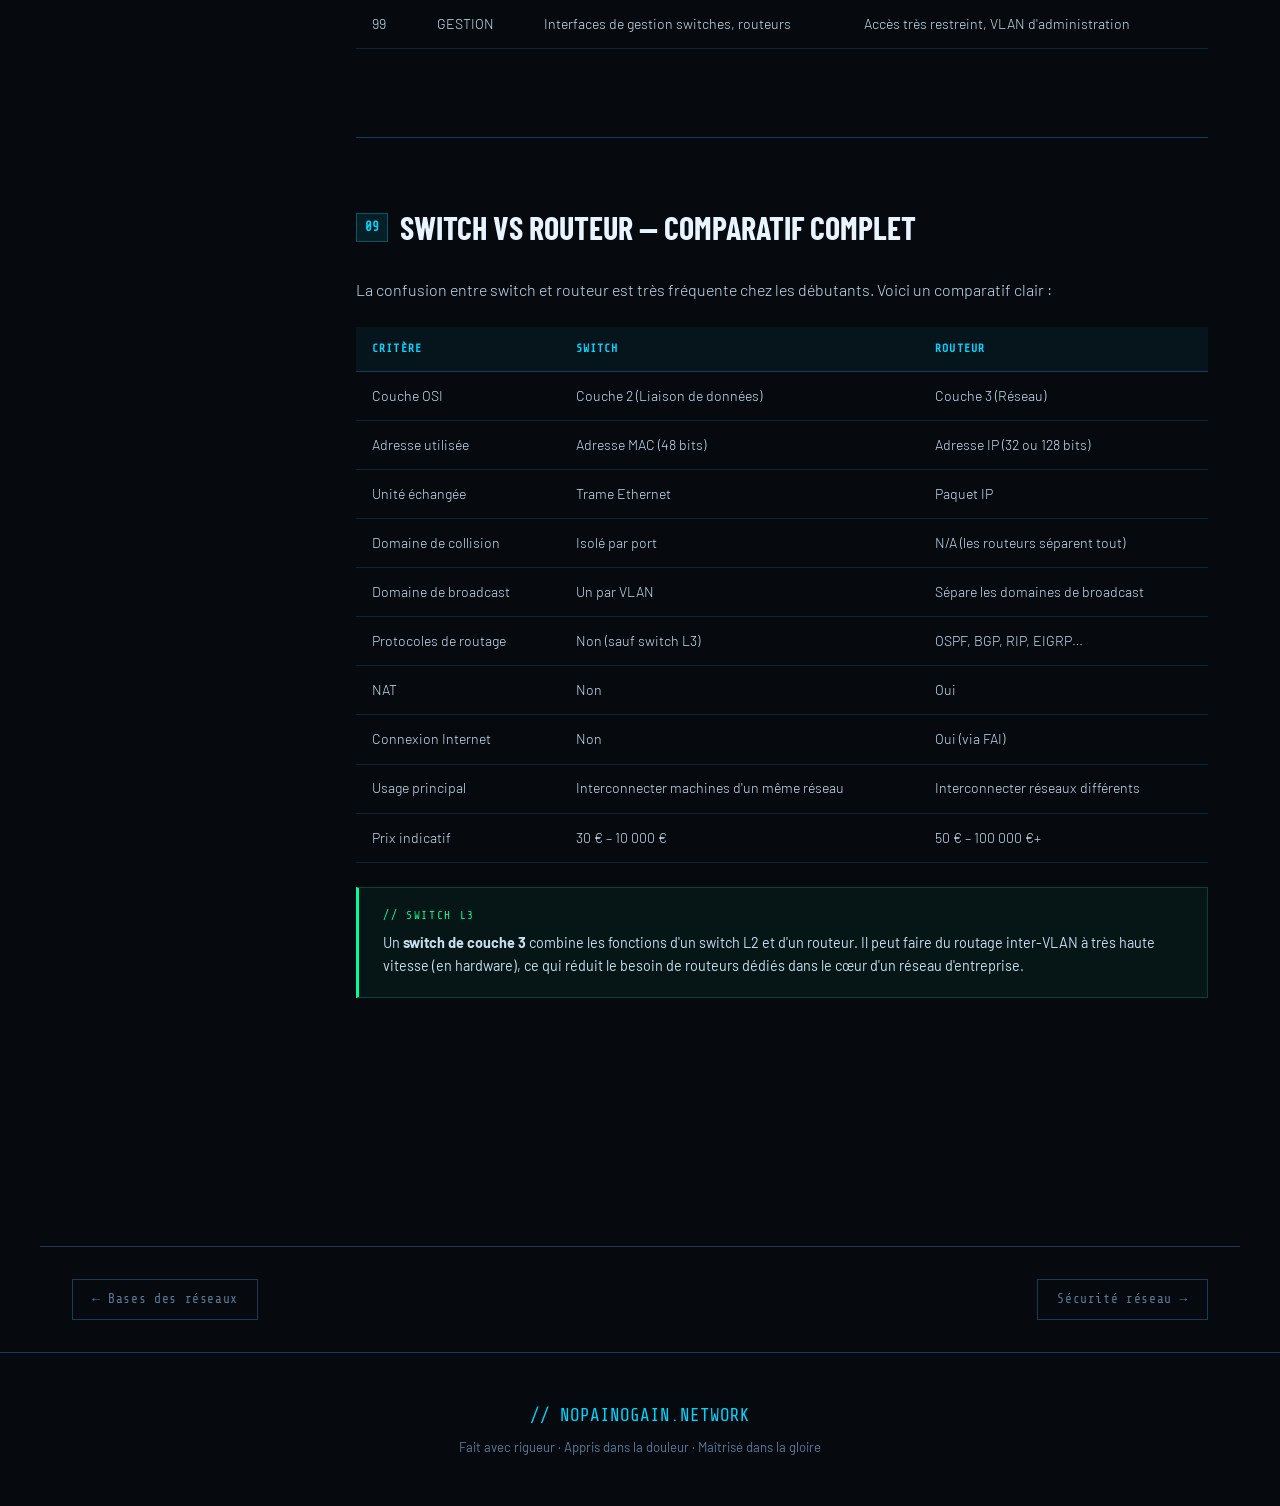
<file: materiel.html>
<!DOCTYPE html>
<html lang="fr">
<head>
  <meta charset="UTF-8"/>
  <meta name="viewport" content="width=device-width, initial-scale=1.0"/>
  <title>Matériel réseau — No Pain No Gain</title>
  <link href="https://fonts.googleapis.com/css2?family=Share+Tech+Mono&family=Barlow+Condensed:wght@400;700;900&family=Barlow:wght@300;400;500&display=swap" rel="stylesheet"/>
  <link rel="stylesheet" href="style.css"/>
</head>
<body>

<nav>
  <a href="index.html" class="nav-logo">NO<span>PAIN</span>NOGAIN<span class="cursor-blink"></span></a>
  <ul class="nav-links">
    <li><a href="index.html">// accueil</a></li>
    <li><a href="bases.html">// bases</a></li>
    <li><a href="materiel.html" class="active">// matériel</a></li>
    <li><a href="securite.html">// sécurité</a></li>
    <li><a href="conseils.html">// conseils</a></li>
  </ul>
</nav>

<div class="page-wrapper">
  <div class="breadcrumb">
    <a href="index.html">root</a> / <span>materiel-reseau</span>
  </div>

  <div class="section">
    <div class="content-layout">

      <!-- SOMMAIRE -->
      <aside class="sidebar">
        <div class="sidebar-title">// sommaire</div>
        <ul class="sidebar-nav">
          <li><a href="#switch">01. Switch</a></li>
          <li><a href="#routeur">02. Routeur</a></li>
          <li><a href="#firewall">03. Firewall</a></li>
          <li><a href="#wifi">04. Point d'accès Wi-Fi</a></li>
          <li><a href="#serveur">05. Serveur</a></li>
          <li><a href="#cablage">06. Câblage</a></li>
          <li><a href="#nic">07. Carte réseau (NIC)</a></li>
          <li><a href="#vlan">08. VLANs</a></li>
          <li><a href="#comparatif">09. Switch vs Routeur</a></li>
        </ul>
      </aside>

      <main>
        <div class="section-header">
          <div class="section-tag">// module 02 — hardware</div>
          <h2 class="section-title">Matériel <span class="hl">Réseau</span></h2>
          <p class="section-desc">Chaque équipement joue un rôle précis. Comprendre leur fonctionnement permet de concevoir et dépanner n'importe quelle infrastructure.</p>
        </div>

        <!-- 01 -->
        <div class="topic" id="switch">
          <h3 class="topic-title"><span class="number">01</span> Switch (Commutateur)</h3>
          <p>Le switch est l'équipement central d'un réseau local. Il opère en <strong>couche 2</strong> du modèle OSI et connecte les machines d'un même réseau en utilisant les <strong>adresses MAC</strong> pour diriger les trames uniquement vers le port destinataire.</p>
          <p>Contrairement au hub (qui diffusait à tous les ports créant des collisions), le switch maintient une <strong>table MAC</strong> : à chaque port correspond une adresse MAC apprise dynamiquement. Le trafic est isolé et les performances sont maximisées.</p>
          <div class="code-block">
<pre><span class="comment"># Commandes de base sur un switch Cisco (IOS)</span>
Switch> <span class="keyword">enable</span>
Switch# <span class="keyword">show mac address-table</span>
Vlan    Mac Address        Type    Ports
----    ---------------    ----    -----
   1    a4:c3:f0:1b:2d:3e  DYNAMIC Gi0/1
   1    b8:27:eb:4d:2e:1a  DYNAMIC Gi0/3
  10    00:1a:2b:3c:4d:5e  DYNAMIC Gi0/5

Switch# <span class="keyword">show interfaces status</span>
Port    Name   Status    Vlan  Duplex Speed
Gi0/1          connected 1     a-full a-1G
Gi0/2          notconnect 1    auto   auto</pre>
          </div>
          <table class="data-table">
            <thead><tr><th>Type</th><th>Caractéristiques</th><th>Usage</th></tr></thead>
            <tbody>
              <tr><td><strong>Switch non-managé</strong></td><td>Plug & play, aucune configuration</td><td>Domicile, petite structure</td></tr>
              <tr><td><strong>Switch managé L2</strong></td><td>VLANs, STP, LACP, mirroring de ports, SNMP</td><td>PME, salle informatique</td></tr>
              <tr><td><strong>Switch managé L3</strong></td><td>Tout ce qui est L2 + routage inter-VLAN, OSPF</td><td>Cœur de réseau entreprise</td></tr>
              <tr><td><strong>Switch PoE</strong></td><td>Alimente les équipements via le câble Ethernet (VoIP, AP Wi-Fi, cameras)</td><td>Déploiement sans alimentation locale</td></tr>
            </tbody>
          </table>
          <div style="margin-top:1rem;">
            <span class="tag tag-blue">Couche 2</span>
            <span class="tag tag-green">MAC</span>
            <span class="tag tag-blue">VLAN</span>
            <span class="tag tag-green">STP</span>
            <span class="tag tag-red">PoE</span>
          </div>
        </div>

        <!-- 02 -->
        <div class="topic" id="routeur">
          <h3 class="topic-title"><span class="number">02</span> Routeur</h3>
          <p>Le routeur opère en <strong>couche 3</strong> du modèle OSI. Son rôle est d'interconnecter des réseaux IP différents et de choisir le <strong>meilleur chemin</strong> pour acheminer chaque paquet à destination.</p>
          <p>Il maintient une <strong>table de routage</strong> — soit configurée statiquement, soit construite dynamiquement via des protocoles de routage (OSPF, BGP, RIP). Il effectue également la <strong>translation d'adresses (NAT)</strong> permettant à un réseau privé d'accéder à Internet via une seule IP publique.</p>
          <div class="code-block">
<pre><span class="comment"># Afficher et comprendre une table de routage Linux</span>
<span class="keyword">$</span> ip route show

default via <span class="string">192.168.1.1</span> dev eth0          <span class="comment"># tout trafic non connu → passerelle</span>
<span class="string">192.168.1.0/24</span> dev eth0 proto kernel      <span class="comment"># réseau local direct</span>
<span class="string">10.0.0.0/8</span> via 192.168.1.254 dev eth0    <span class="comment"># route statique vers réseau privé</span>

<span class="comment"># Sur un routeur Cisco IOS</span>
Router# <span class="keyword">show ip route</span>
C    192.168.1.0/24  directly connected, Gi0/0
O    10.10.10.0/24   [110/2] via 192.168.1.254  <span class="comment"># route OSPF</span>
S*   0.0.0.0/0       [1/0] via 203.0.113.1       <span class="comment"># route par défaut statique</span></pre>
          </div>
          <table class="data-table">
            <thead><tr><th>Protocole de routage</th><th>Type</th><th>Métrique</th><th>Usage</th></tr></thead>
            <tbody>
              <tr><td>RIP v2</td><td>Distance vector</td><td>Nombre de sauts (max 15)</td><td>Petits réseaux, obsolète</td></tr>
              <tr><td>OSPF</td><td>Link-state</td><td>Coût (basé sur la bande passante)</td><td>Réseaux d'entreprise — standard</td></tr>
              <tr><td>EIGRP</td><td>Hybride</td><td>Composite (BW, délai, charge…)</td><td>Réseaux Cisco exclusivement</td></tr>
              <tr><td>BGP</td><td>Path vector</td><td>Attributs de chemin (AS PATH…)</td><td>Internet, entre FAI — le routage d'Internet</td></tr>
            </tbody>
          </table>
          <div style="margin-top:1rem;">
            <span class="tag tag-green">Couche 3</span>
            <span class="tag tag-blue">IP</span>
            <span class="tag tag-red">NAT</span>
            <span class="tag tag-green">OSPF</span>
            <span class="tag tag-blue">BGP</span>
          </div>
        </div>

        <!-- 03 -->
        <div class="topic" id="firewall">
          <h3 class="topic-title"><span class="number">03</span> Firewall (Pare-feu)</h3>
          <p>Le firewall filtre le trafic réseau selon des <strong>règles de sécurité</strong> (politiques). Il peut être matériel (appliance dédiée) ou logiciel. C'est le premier rempart de toute infrastructure réseau.</p>
          <p>Les <strong>NGFW (Next-Generation Firewall)</strong> vont bien au-delà du filtrage par ports : inspection profonde des paquets (DPI), identification des applications (peu importe le port), prévention d'intrusion (IPS) intégrée, déchiffrement SSL, filtrage par utilisateur.</p>
          <div class="code-block">
<pre><span class="comment"># Règles iptables Linux — exemples courants</span>

<span class="comment"># Autoriser le trafic SSH entrant (port 22)</span>
<span class="keyword">$</span> iptables -A INPUT -p tcp --dport 22 -j ACCEPT

<span class="comment"># Autoriser le trafic établi et lié (connexions déjà ouvertes)</span>
<span class="keyword">$</span> iptables -A INPUT -m state --state ESTABLISHED,RELATED -j ACCEPT

<span class="comment"># Bloquer tout le reste en entrée (règle par défaut)</span>
<span class="keyword">$</span> iptables -P INPUT DROP

<span class="comment"># Lister les règles actives</span>
<span class="keyword">$</span> iptables -L -v -n</pre>
          </div>
          <table class="data-table">
            <thead><tr><th>Type de firewall</th><th>Comment il filtre</th><th>Exemples</th></tr></thead>
            <tbody>
              <tr><td>Stateless (sans état)</td><td>Examine chaque paquet indépendamment (source/dest IP, port, protocole)</td><td>ACL sur routeurs Cisco</td></tr>
              <tr><td>Stateful (avec état)</td><td>Suit l'état des connexions — autorise le retour des connexions sortantes</td><td>iptables, pfSense, Windows Firewall</td></tr>
              <tr><td>NGFW / UTM</td><td>DPI, IPS, filtrage applicatif, antivirus, déchiffrement SSL</td><td>Palo Alto, Fortinet, Cisco Firepower</td></tr>
              <tr><td>WAF</td><td>Spécialisé pour les applications web (couche 7) — OWASP Top 10</td><td>ModSecurity, AWS WAF, Cloudflare</td></tr>
            </tbody>
          </table>
        </div>

        <!-- 04 -->
        <div class="topic" id="wifi">
          <h3 class="topic-title"><span class="number">04</span> Point d'accès Wi-Fi (AP)</h3>
          <p>Le point d'accès crée un réseau sans fil local (WLAN) et sert de passerelle entre les équipements Wi-Fi et le réseau filaire. En entreprise, les AP sont gérés de façon centralisée par un <strong>contrôleur Wi-Fi (WLC)</strong> ou une solution cloud.</p>
          <table class="data-table">
            <thead><tr><th>Standard</th><th>Bandes</th><th>Débit max théorique</th><th>Technologie clé</th></tr></thead>
            <tbody>
              <tr><td>Wi-Fi 4 (802.11n)</td><td>2.4 GHz / 5 GHz</td><td>600 Mbps</td><td>MIMO 4×4</td></tr>
              <tr><td>Wi-Fi 5 (802.11ac)</td><td>5 GHz</td><td>3.5 Gbps</td><td>MU-MIMO, beamforming</td></tr>
              <tr><td>Wi-Fi 6 (802.11ax)</td><td>2.4 GHz / 5 GHz</td><td>9.6 Gbps</td><td>OFDMA, BSS Coloring, MU-MIMO 8×8</td></tr>
              <tr><td>Wi-Fi 6E</td><td>2.4 / 5 / 6 GHz</td><td>9.6 Gbps</td><td>Spectre 6 GHz non encombré</td></tr>
              <tr><td>Wi-Fi 7 (802.11be)</td><td>2.4 / 5 / 6 GHz</td><td>46 Gbps</td><td>MLO (Multi-Link Operation)</td></tr>
            </tbody>
          </table>
          <div class="info-box warning">
            <div class="info-label">// sécurité Wi-Fi</div>
            <strong>WEP</strong> (1997) — Cassé en quelques minutes, à bannir absolument.<br/>
            <strong>WPA2</strong> (2004) — Standard actuel, sûr avec une clé forte (AES-CCMP).<br/>
            <strong>WPA3</strong> (2018) — Résistant aux attaques par dictionnaire, authentification SAE. À préférer si possible.<br/>
            Le protocole <strong>802.1X</strong> + RADIUS est la référence en entreprise (authentification individuelle par certificat ou identifiant).
          </div>
        </div>

        <!-- 05 -->
        <div class="topic" id="serveur">
          <h3 class="topic-title"><span class="number">05</span> Serveur</h3>
          <p>Un serveur est une machine (ou une machine virtuelle) dédiée à <strong>fournir des services</strong> aux clients du réseau. Il se distingue par sa haute disponibilité, ses composants redondants (PSU, disques en RAID, interfaces réseau en bonding) et ses ressources dimensionnées pour la charge.</p>
          <table class="data-table">
            <thead><tr><th>Type</th><th>Rôle</th><th>Logiciels courants</th></tr></thead>
            <tbody>
              <tr><td>Serveur Web</td><td>Héberger des sites et applications</td><td>Apache, Nginx, IIS</td></tr>
              <tr><td>Serveur DNS</td><td>Résolution de noms de domaine</td><td>BIND9, Unbound, Windows DNS</td></tr>
              <tr><td>Serveur DHCP</td><td>Distribution automatique d'adresses IP</td><td>ISC DHCP, dnsmasq, Windows DHCP</td></tr>
              <tr><td>Serveur de fichiers</td><td>Partage de fichiers en réseau (SMB, NFS)</td><td>Samba, NFS, Windows File Server</td></tr>
              <tr><td>Serveur mail</td><td>Envoi, réception et stockage d'e-mails</td><td>Postfix, Dovecot, Exchange, Zimbra</td></tr>
              <tr><td>Serveur d'annuaire</td><td>Gestion centralisée des comptes et droits</td><td>Active Directory (AD), OpenLDAP</td></tr>
              <tr><td>Serveur de supervision</td><td>Surveillance de l'infrastructure réseau et système</td><td>Zabbix, Nagios, Prometheus, PRTG</td></tr>
              <tr><td>Serveur de virtualisation</td><td>Hébergement de VMs ou conteneurs</td><td>VMware ESXi, Proxmox, Hyper-V</td></tr>
            </tbody>
          </table>
          <div class="info-box">
            <div class="info-label">// haute disponibilité</div>
            En production, on évite les <strong>SPOF</strong> (Single Point Of Failure). Un serveur critique est généralement doublé (actif/passif ou actif/actif), avec un <strong>load balancer</strong> devant qui répartit la charge et bascule automatiquement en cas de panne.
          </div>
        </div>

        <!-- 06 -->
        <div class="topic" id="cablage">
          <h3 class="topic-title"><span class="number">06</span> Câblage & Médias de transmission</h3>
          <p>Le câblage physique est souvent sous-estimé. Un câble mal sertis ou de catégorie inadaptée peut limiter les performances de toute une infrastructure, peu importe la qualité des équipements actifs.</p>
          <table class="data-table">
            <thead><tr><th>Câble</th><th>Débit max</th><th>Distance max</th><th>Blindage</th><th>Usage typique</th></tr></thead>
            <tbody>
              <tr><td>Cat5e</td><td>1 Gbps</td><td>100 m</td><td>UTP</td><td>Réseau domestique, petit bureau</td></tr>
              <tr><td>Cat6</td><td>10 Gbps</td><td>55 m (10G) / 100 m (1G)</td><td>UTP/FTP</td><td>Bureaux, salle serveur</td></tr>
              <tr><td>Cat6a</td><td>10 Gbps</td><td>100 m</td><td>FTP/SFTP</td><td>Data center, déploiement structuré</td></tr>
              <tr><td>Cat7</td><td>10 Gbps</td><td>100 m</td><td>SSTP (paires blindées)</td><td>Environnements très bruités</td></tr>
              <tr><td>Fibre optique multimode (OM4)</td><td>100 Gbps</td><td>150 m</td><td>N/A</td><td>Baie à baie, backbone interne</td></tr>
              <tr><td>Fibre optique monomode (OS2)</td><td>100 Gbps+</td><td>Plusieurs km</td><td>N/A</td><td>Entre bâtiments, WAN, FAI</td></tr>
            </tbody>
          </table>
          <div class="info-box success">
            <div class="info-label">// câblage structuré</div>
            En entreprise, on applique la norme <strong>TIA-568</strong> (Amérique) ou <strong>ISO/IEC 11801</strong> (Europe) pour le câblage structuré. Chaque poste est relié à un panneau de brassage (patch panel) dans une baie 19", lui-même connecté aux switches actifs. Cette organisation facilite les interventions et garantit la traçabilité.
          </div>
        </div>

        <!-- 07 -->
        <div class="topic" id="nic">
          <h3 class="topic-title"><span class="number">07</span> Carte réseau (NIC)</h3>
          <p>La <strong>NIC (Network Interface Card)</strong> est l'interface physique qui connecte un équipement au réseau. Elle possède une <strong>adresse MAC unique</strong> (48 bits, gravée en usine) qui sert à l'identification sur le réseau local.</p>
          <p>Les serveurs utilisent souvent plusieurs NIC en <strong>bonding/teaming</strong> pour cumuler la bande passante ou assurer la redondance en cas de panne d'une carte ou d'un câble.</p>
          <div class="code-block">
<pre><span class="comment"># Afficher les interfaces réseau et leurs adresses MAC</span>
<span class="keyword">$</span> ip link show
2: eth0: &lt;BROADCAST,MULTICAST,UP&gt; mtu 1500
    link/ether <span class="string">a4:c3:f0:1b:2d:3e</span> brd ff:ff:ff:ff:ff:ff

<span class="comment"># Configurer un bonding (LACP) sous Linux</span>
<span class="keyword">$</span> cat /etc/network/interfaces
auto bond0
iface bond0 inet static
    address 192.168.1.10
    netmask 255.255.255.0
    bond-slaves eth0 eth1
    bond-mode 802.3ad       <span class="comment"># LACP — agrégation active/active</span>
    bond-miimon 100</pre>
          </div>
          <div class="info-box">
            <div class="info-label">// adresse MAC</div>
            Une adresse MAC est composée de 6 octets hexadécimaux : les 3 premiers identifient le fabricant (OUI — Organizationally Unique Identifier), les 3 derniers sont l'identifiant unique de l'appareil. Exemple : <code style="font-family:var(--mono);color:var(--accent3);">a4:c3:f0:1b:2d:3e</code> → a4:c3:f0 = Intel Corporation.
          </div>
        </div>

        <!-- 08 -->
        <div class="topic" id="vlan">
          <h3 class="topic-title"><span class="number">08</span> VLANs — Réseaux locaux virtuels</h3>
          <p>Un <strong>VLAN (Virtual LAN)</strong> permet de segmenter logiquement un réseau physique en plusieurs réseaux isolés, sans avoir besoin de câbles séparés. Les machines d'un même VLAN communiquent librement ; celles de VLANs différents doivent passer par un routeur ou un switch L3.</p>
          <p>Les VLANs sont définis par la norme <strong>802.1Q</strong> : un tag de 4 octets est ajouté à la trame Ethernet, contenant l'identifiant du VLAN (VID, de 1 à 4094).</p>
          <div class="code-block">
<pre><span class="comment"># Configuration VLANs sur un switch Cisco IOS</span>

<span class="comment"># Créer les VLANs</span>
Switch(config)# <span class="keyword">vlan 10</span>
Switch(config-vlan)# <span class="keyword">name BUREAUX</span>
Switch(config)# <span class="keyword">vlan 20</span>
Switch(config-vlan)# <span class="keyword">name SERVEURS</span>
Switch(config)# <span class="keyword">vlan 99</span>
Switch(config-vlan)# <span class="keyword">name GESTION</span>

<span class="comment"># Assigner un port en mode access (un seul VLAN)</span>
Switch(config)# <span class="keyword">interface GigabitEthernet0/1</span>
Switch(config-if)# <span class="keyword">switchport mode access</span>
Switch(config-if)# <span class="keyword">switchport access vlan 10</span>

<span class="comment"># Configurer un port trunk (plusieurs VLANs, vers un autre switch ou routeur)</span>
Switch(config)# <span class="keyword">interface GigabitEthernet0/24</span>
Switch(config-if)# <span class="keyword">switchport mode trunk</span>
Switch(config-if)# <span class="keyword">switchport trunk allowed vlan 10,20,99</span></pre>
          </div>
          <table class="data-table">
            <thead><tr><th>VLAN</th><th>Nom</th><th>Équipements typiques</th><th>Règle de sécurité</th></tr></thead>
            <tbody>
              <tr><td>10</td><td>BUREAUX</td><td>Postes de travail, laptops</td><td>Accès Internet + ressources internes limitées</td></tr>
              <tr><td>20</td><td>SERVEURS</td><td>Serveurs de fichiers, applicatifs, DNS/DHCP</td><td>Accès restreint depuis VLAN bureaux uniquement</td></tr>
              <tr><td>30</td><td>INVITÉS</td><td>Smartphones visiteurs, appareils BYOD</td><td>Internet uniquement, aucun accès réseau interne</td></tr>
              <tr><td>40</td><td>VOIX (VoIP)</td><td>Téléphones IP</td><td>QoS prioritaire, isolé du trafic data</td></tr>
              <tr><td>99</td><td>GESTION</td><td>Interfaces de gestion switches, routeurs</td><td>Accès très restreint, VLAN d'administration</td></tr>
            </tbody>
          </table>
        </div>

        <!-- 09 -->
        <div class="topic" id="comparatif">
          <h3 class="topic-title"><span class="number">09</span> Switch vs Routeur — Comparatif complet</h3>
          <p>La confusion entre switch et routeur est très fréquente chez les débutants. Voici un comparatif clair :</p>
          <table class="data-table">
            <thead><tr><th>Critère</th><th>Switch</th><th>Routeur</th></tr></thead>
            <tbody>
              <tr><td>Couche OSI</td><td>Couche 2 (Liaison de données)</td><td>Couche 3 (Réseau)</td></tr>
              <tr><td>Adresse utilisée</td><td>Adresse MAC (48 bits)</td><td>Adresse IP (32 ou 128 bits)</td></tr>
              <tr><td>Unité échangée</td><td>Trame Ethernet</td><td>Paquet IP</td></tr>
              <tr><td>Domaine de collision</td><td>Isolé par port</td><td>N/A (les routeurs séparent tout)</td></tr>
              <tr><td>Domaine de broadcast</td><td>Un par VLAN</td><td>Sépare les domaines de broadcast</td></tr>
              <tr><td>Protocoles de routage</td><td>Non (sauf switch L3)</td><td>OSPF, BGP, RIP, EIGRP…</td></tr>
              <tr><td>NAT</td><td>Non</td><td>Oui</td></tr>
              <tr><td>Connexion Internet</td><td>Non</td><td>Oui (via FAI)</td></tr>
              <tr><td>Usage principal</td><td>Interconnecter machines d'un même réseau</td><td>Interconnecter réseaux différents</td></tr>
              <tr><td>Prix indicatif</td><td>30 € – 10 000 €</td><td>50 € – 100 000 €+</td></tr>
            </tbody>
          </table>
          <div class="info-box success">
            <div class="info-label">// switch L3</div>
            Un <strong>switch de couche 3</strong> combine les fonctions d'un switch L2 et d'un routeur. Il peut faire du routage inter-VLAN à très haute vitesse (en hardware), ce qui réduit le besoin de routeurs dédiés dans le cœur d'un réseau d'entreprise.
          </div>
        </div>

      </main>
    </div>
  </div>

  <div class="page-nav">
    <a href="bases.html"    class="prev">Bases des réseaux</a>
    <a href="securite.html" class="next">Sécurité réseau</a>
  </div>

  <footer>
    <div class="footer-logo">// NOPAINOGAIN.NETWORK</div>
    <div class="footer-text">Fait avec rigueur · Appris dans la douleur · Maîtrisé dans la gloire</div>
  </footer>
</div>

<script src="script.js"></script>
</body>
</html>
</file>
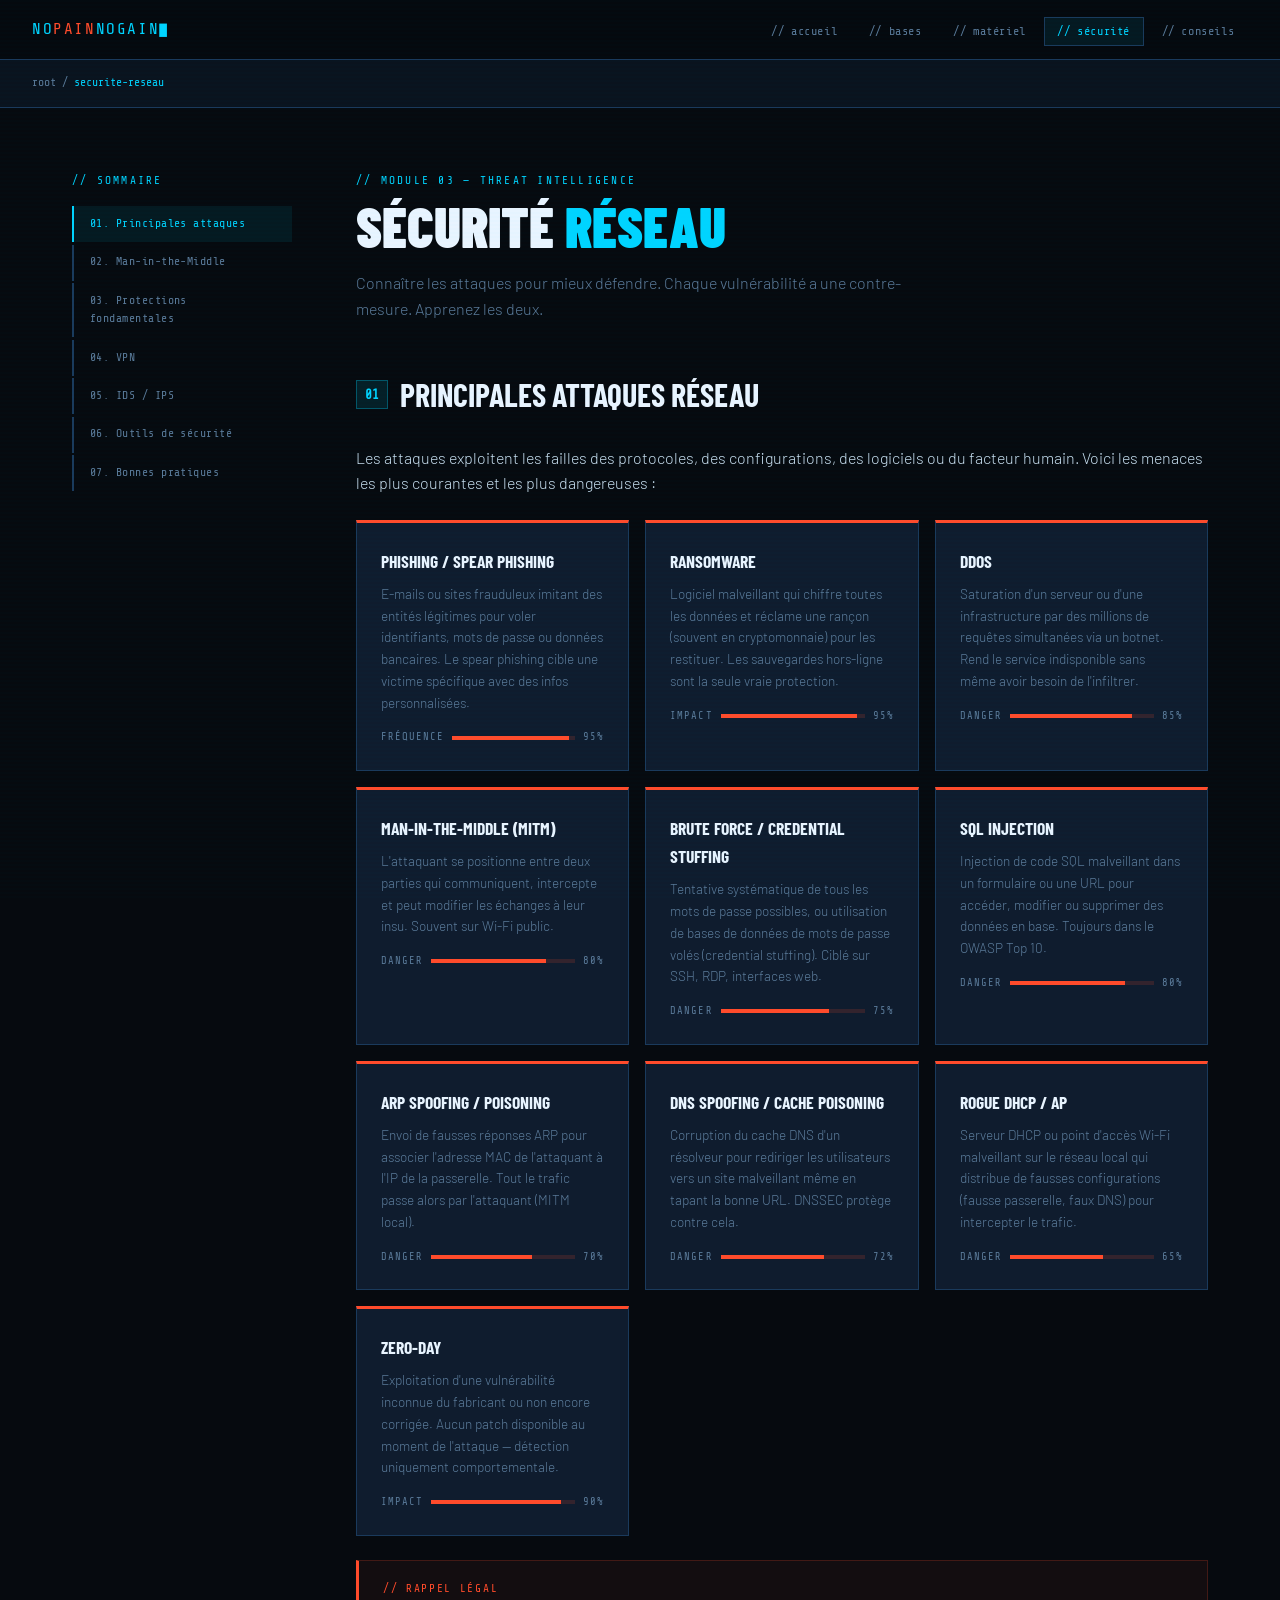
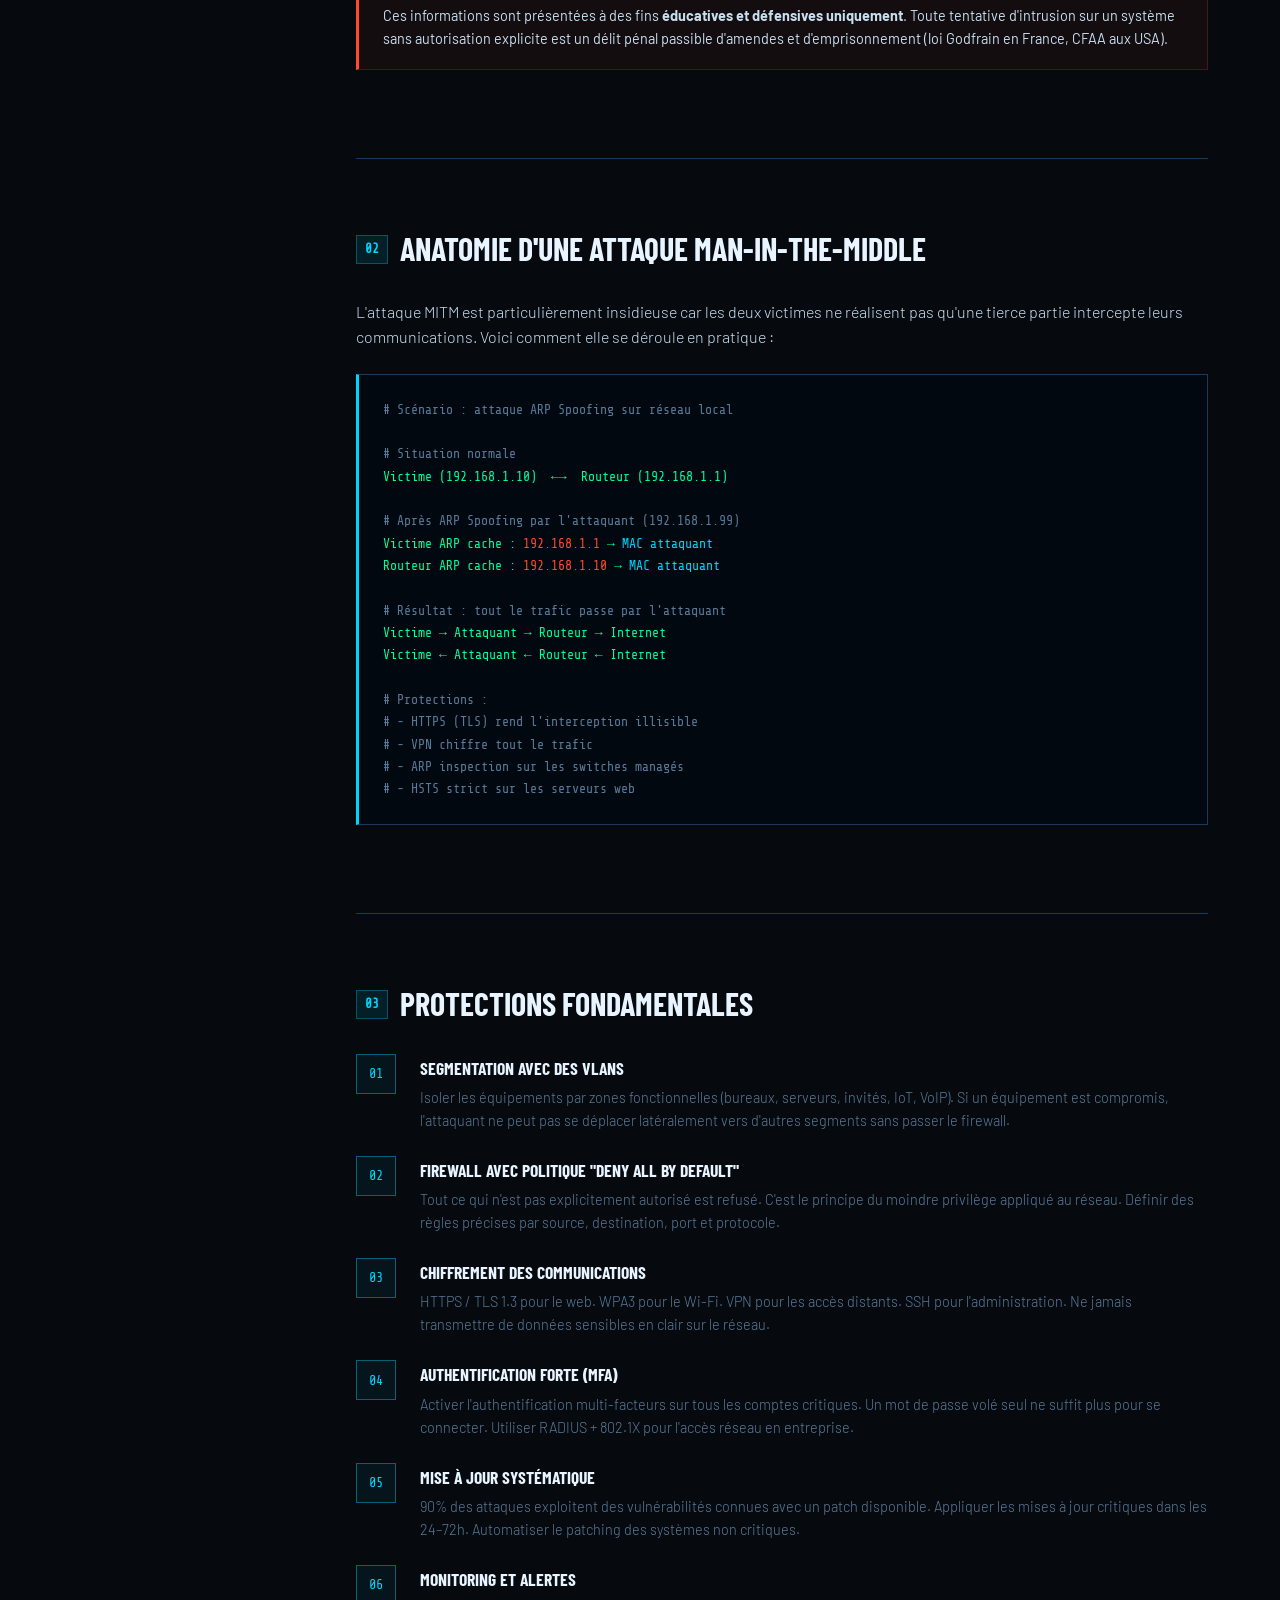
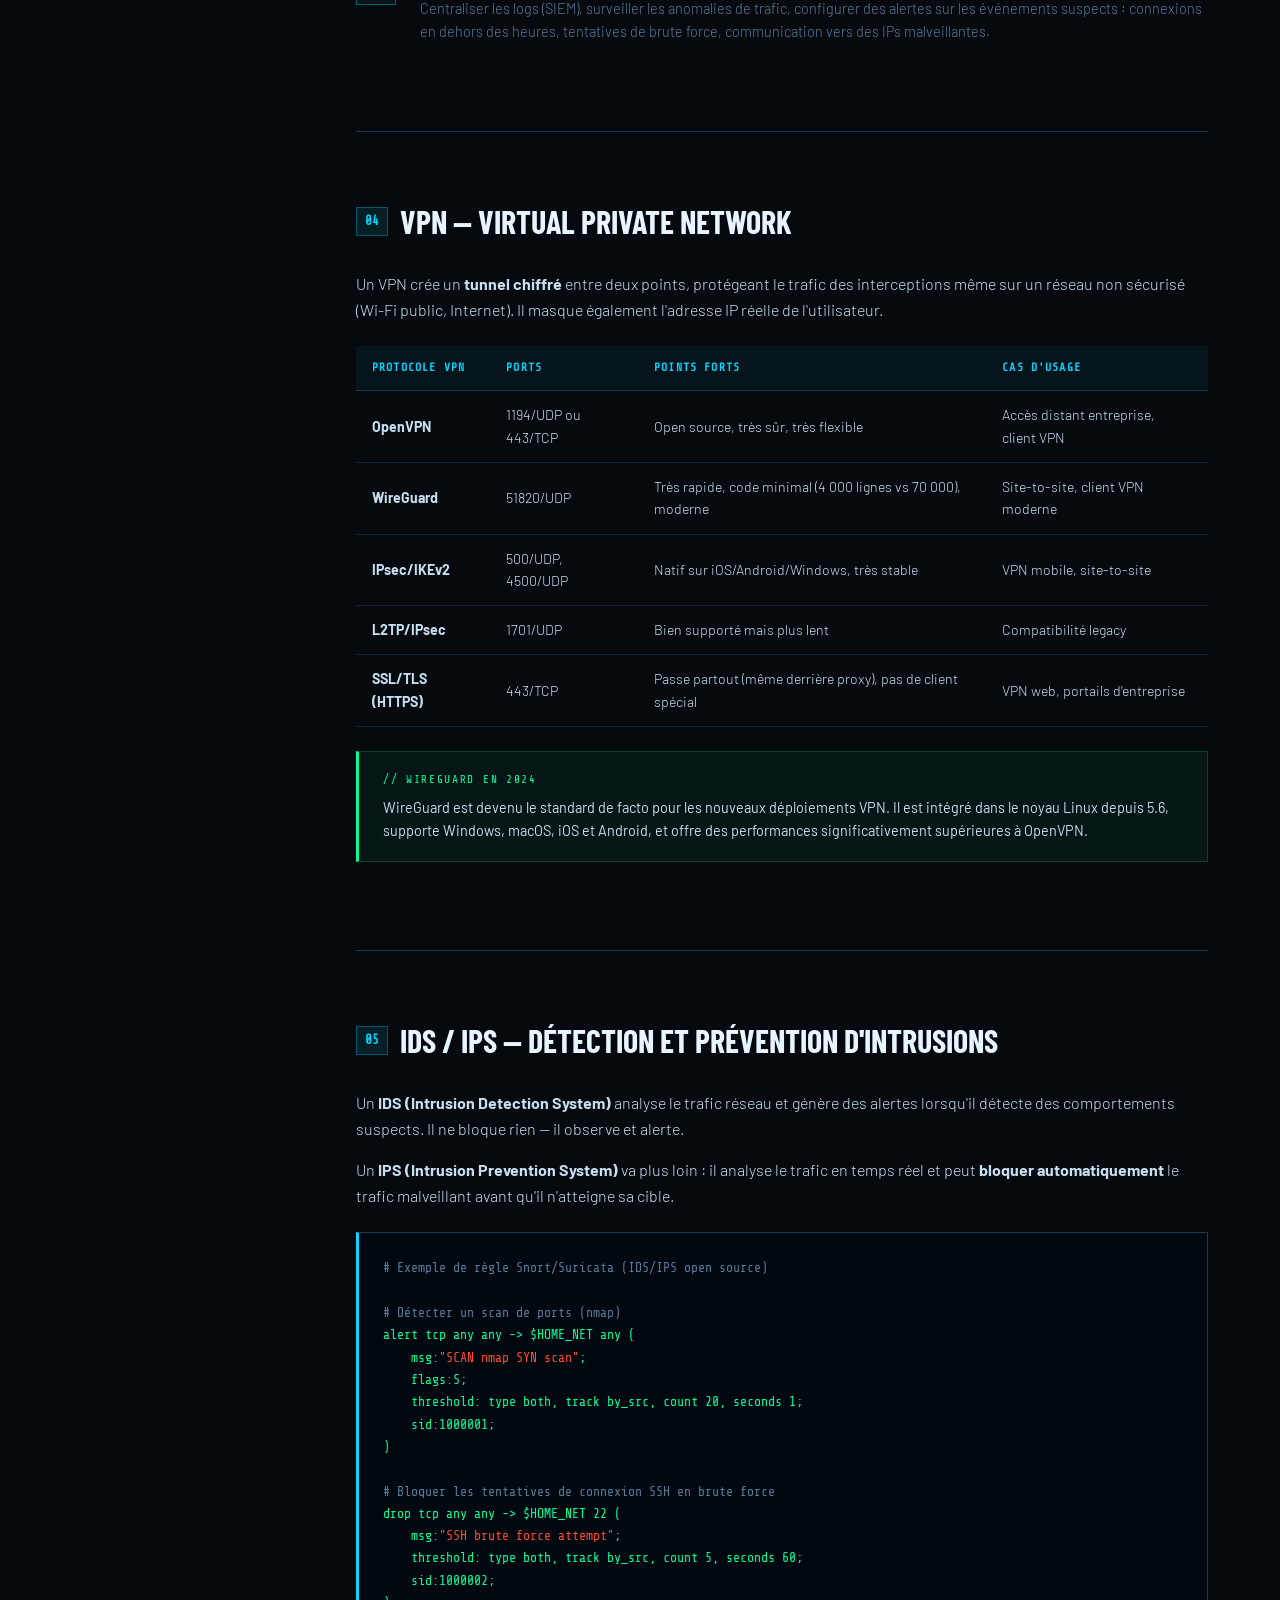
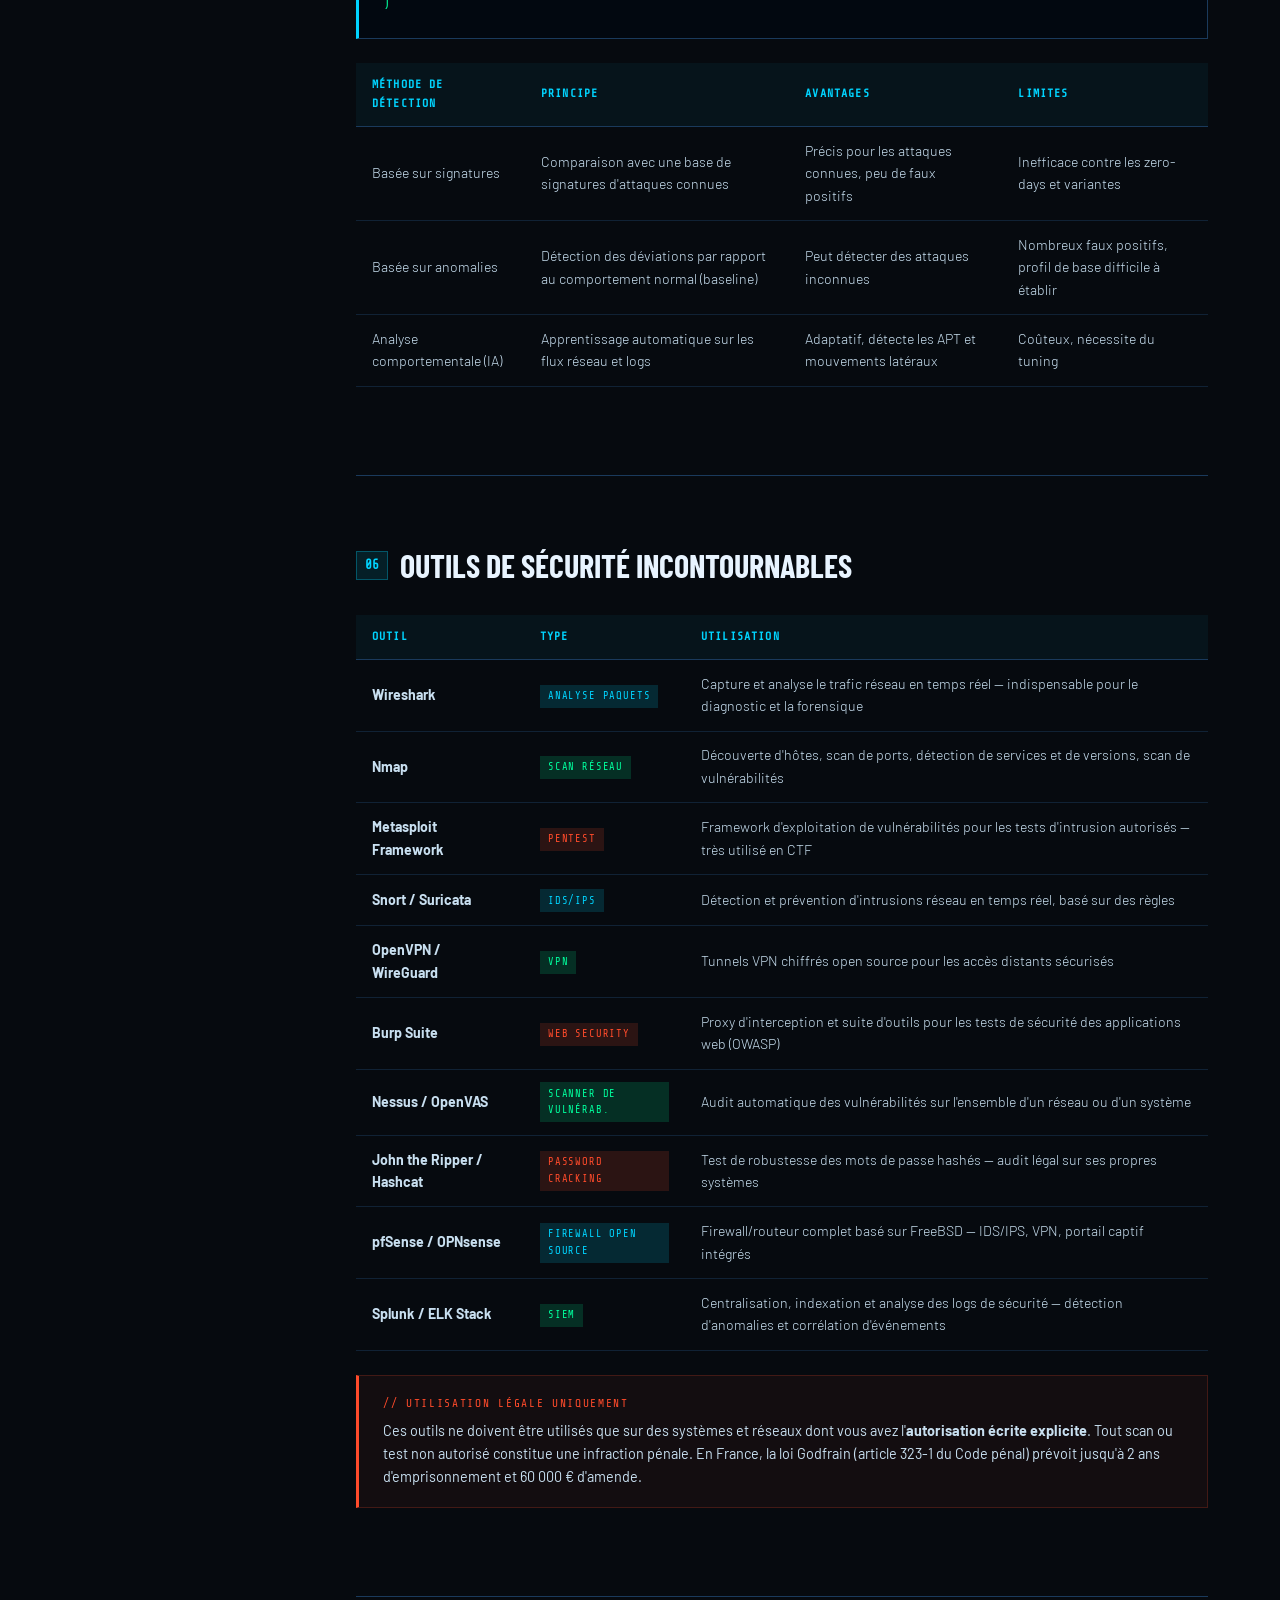
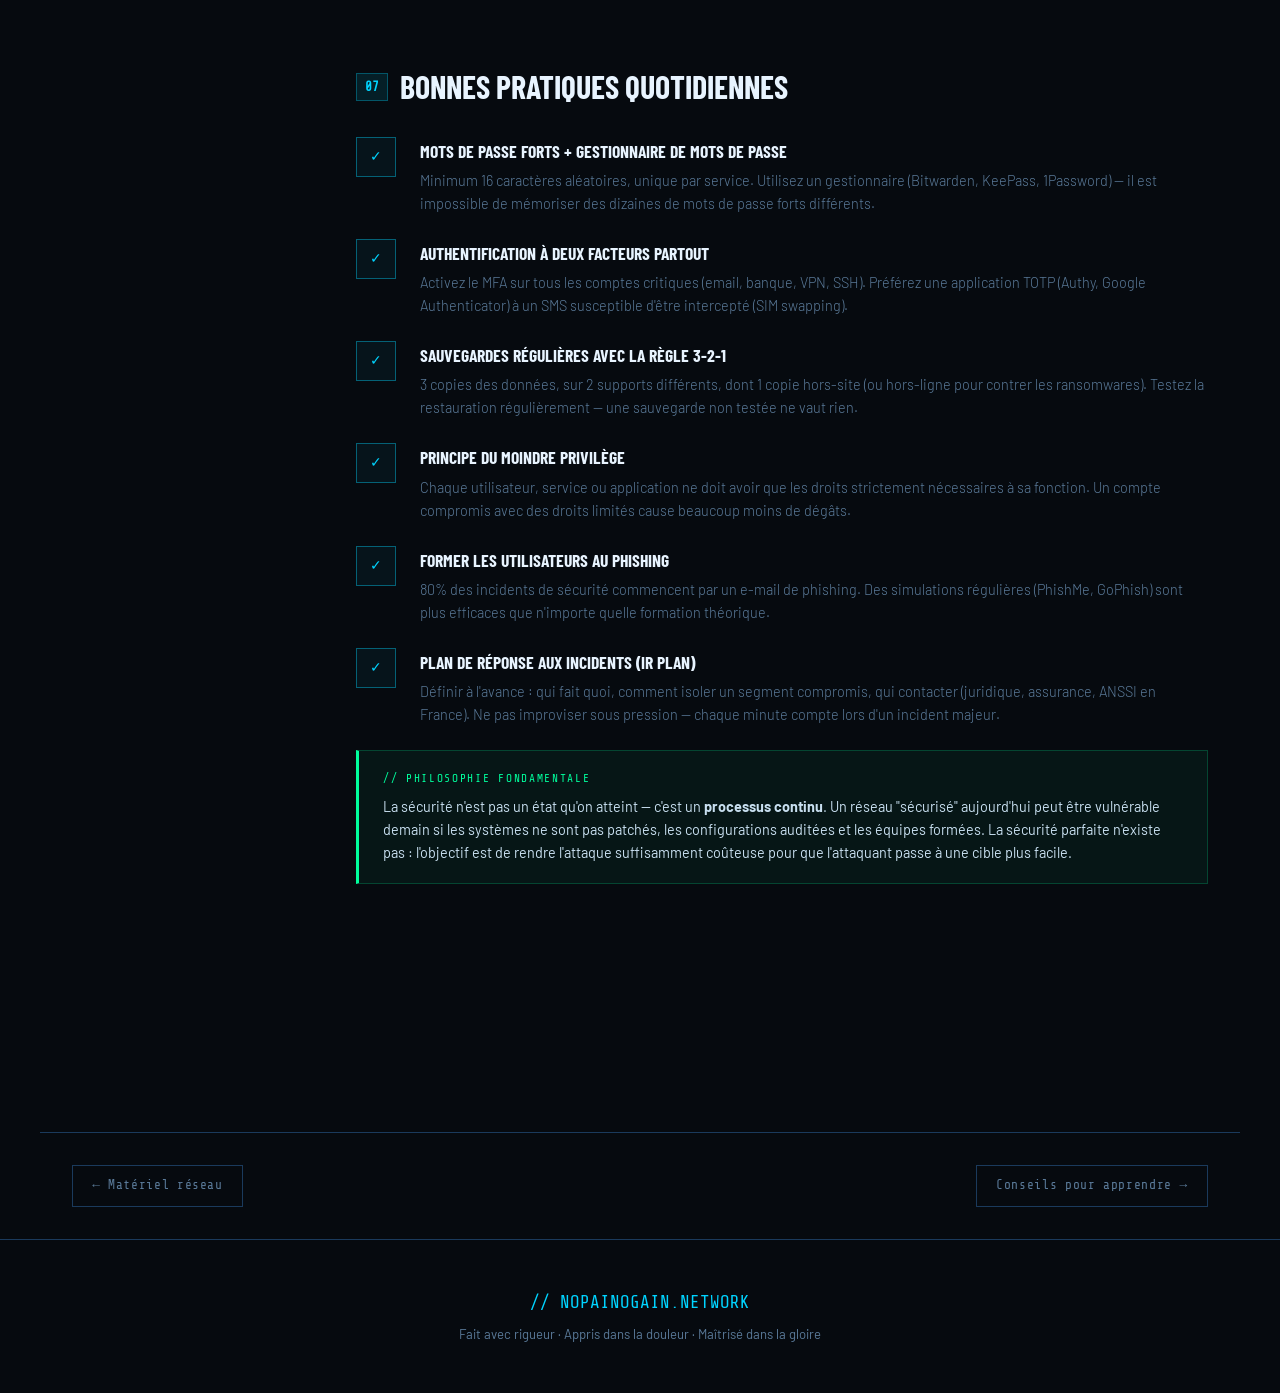
<file: securite.html>
<!DOCTYPE html>
<html lang="fr">
<head>
  <meta charset="UTF-8"/>
  <meta name="viewport" content="width=device-width, initial-scale=1.0"/>
  <title>Sécurité réseau — No Pain No Gain</title>
  <link href="https://fonts.googleapis.com/css2?family=Share+Tech+Mono&family=Barlow+Condensed:wght@400;700;900&family=Barlow:wght@300;400;500&display=swap" rel="stylesheet"/>
  <link rel="stylesheet" href="style.css"/>
</head>
<body>

<nav>
  <a href="index.html" class="nav-logo">NO<span>PAIN</span>NOGAIN<span class="cursor-blink"></span></a>
  <ul class="nav-links">
    <li><a href="index.html">// accueil</a></li>
    <li><a href="bases.html">// bases</a></li>
    <li><a href="materiel.html">// matériel</a></li>
    <li><a href="securite.html" class="active">// sécurité</a></li>
    <li><a href="conseils.html">// conseils</a></li>
  </ul>
</nav>

<div class="page-wrapper">
  <div class="breadcrumb">
    <a href="index.html">root</a> / <span>securite-reseau</span>
  </div>

  <div class="section">
    <div class="content-layout">

      <!-- SOMMAIRE -->
      <aside class="sidebar">
        <div class="sidebar-title">// sommaire</div>
        <ul class="sidebar-nav">
          <li><a href="#attaques">01. Principales attaques</a></li>
          <li><a href="#mitm">02. Man-in-the-Middle</a></li>
          <li><a href="#protections">03. Protections fondamentales</a></li>
          <li><a href="#vpn">04. VPN</a></li>
          <li><a href="#ids-ips">05. IDS / IPS</a></li>
          <li><a href="#outils">06. Outils de sécurité</a></li>
          <li><a href="#bonnes-pratiques">07. Bonnes pratiques</a></li>
        </ul>
      </aside>

      <main>
        <div class="section-header">
          <div class="section-tag">// module 03 — threat intelligence</div>
          <h2 class="section-title">Sécurité <span class="hl">Réseau</span></h2>
          <p class="section-desc">Connaître les attaques pour mieux défendre. Chaque vulnérabilité a une contre-mesure. Apprenez les deux.</p>
        </div>

        <!-- 01 -->
        <div class="topic" id="attaques">
          <h3 class="topic-title"><span class="number">01</span> Principales attaques réseau</h3>
          <p>Les attaques exploitent les failles des protocoles, des configurations, des logiciels ou du facteur humain. Voici les menaces les plus courantes et les plus dangereuses :</p>
          <div class="attack-grid">
            <div class="attack-card">
              <h4>Phishing / Spear Phishing</h4>
              <p style="font-size:0.85rem;color:var(--muted);">E-mails ou sites frauduleux imitant des entités légitimes pour voler identifiants, mots de passe ou données bancaires. Le spear phishing cible une victime spécifique avec des infos personnalisées.</p>
              <div class="attack-level"><span class="level-text">Fréquence</span><div class="level-bar"><div class="level-fill" style="width:95%"></div></div><span class="level-text">95%</span></div>
            </div>
            <div class="attack-card">
              <h4>Ransomware</h4>
              <p style="font-size:0.85rem;color:var(--muted);">Logiciel malveillant qui chiffre toutes les données et réclame une rançon (souvent en cryptomonnaie) pour les restituer. Les sauvegardes hors-ligne sont la seule vraie protection.</p>
              <div class="attack-level"><span class="level-text">Impact</span><div class="level-bar"><div class="level-fill" style="width:95%"></div></div><span class="level-text">95%</span></div>
            </div>
            <div class="attack-card">
              <h4>DDoS</h4>
              <p style="font-size:0.85rem;color:var(--muted);">Saturation d'un serveur ou d'une infrastructure par des millions de requêtes simultanées via un botnet. Rend le service indisponible sans même avoir besoin de l'infiltrer.</p>
              <div class="attack-level"><span class="level-text">Danger</span><div class="level-bar"><div class="level-fill" style="width:85%"></div></div><span class="level-text">85%</span></div>
            </div>
            <div class="attack-card">
              <h4>Man-in-the-Middle (MITM)</h4>
              <p style="font-size:0.85rem;color:var(--muted);">L'attaquant se positionne entre deux parties qui communiquent, intercepte et peut modifier les échanges à leur insu. Souvent sur Wi-Fi public.</p>
              <div class="attack-level"><span class="level-text">Danger</span><div class="level-bar"><div class="level-fill" style="width:80%"></div></div><span class="level-text">80%</span></div>
            </div>
            <div class="attack-card">
              <h4>Brute Force / Credential Stuffing</h4>
              <p style="font-size:0.85rem;color:var(--muted);">Tentative systématique de tous les mots de passe possibles, ou utilisation de bases de données de mots de passe volés (credential stuffing). Ciblé sur SSH, RDP, interfaces web.</p>
              <div class="attack-level"><span class="level-text">Danger</span><div class="level-bar"><div class="level-fill" style="width:75%"></div></div><span class="level-text">75%</span></div>
            </div>
            <div class="attack-card">
              <h4>SQL Injection</h4>
              <p style="font-size:0.85rem;color:var(--muted);">Injection de code SQL malveillant dans un formulaire ou une URL pour accéder, modifier ou supprimer des données en base. Toujours dans le OWASP Top 10.</p>
              <div class="attack-level"><span class="level-text">Danger</span><div class="level-bar"><div class="level-fill" style="width:80%"></div></div><span class="level-text">80%</span></div>
            </div>
            <div class="attack-card">
              <h4>ARP Spoofing / Poisoning</h4>
              <p style="font-size:0.85rem;color:var(--muted);">Envoi de fausses réponses ARP pour associer l'adresse MAC de l'attaquant à l'IP de la passerelle. Tout le trafic passe alors par l'attaquant (MITM local).</p>
              <div class="attack-level"><span class="level-text">Danger</span><div class="level-bar"><div class="level-fill" style="width:70%"></div></div><span class="level-text">70%</span></div>
            </div>
            <div class="attack-card">
              <h4>DNS Spoofing / Cache Poisoning</h4>
              <p style="font-size:0.85rem;color:var(--muted);">Corruption du cache DNS d'un résolveur pour rediriger les utilisateurs vers un site malveillant même en tapant la bonne URL. DNSSEC protège contre cela.</p>
              <div class="attack-level"><span class="level-text">Danger</span><div class="level-bar"><div class="level-fill" style="width:72%"></div></div><span class="level-text">72%</span></div>
            </div>
            <div class="attack-card">
              <h4>Rogue DHCP / AP</h4>
              <p style="font-size:0.85rem;color:var(--muted);">Serveur DHCP ou point d'accès Wi-Fi malveillant sur le réseau local qui distribue de fausses configurations (fausse passerelle, faux DNS) pour intercepter le trafic.</p>
              <div class="attack-level"><span class="level-text">Danger</span><div class="level-bar"><div class="level-fill" style="width:65%"></div></div><span class="level-text">65%</span></div>
            </div>
            <div class="attack-card">
              <h4>Zero-Day</h4>
              <p style="font-size:0.85rem;color:var(--muted);">Exploitation d'une vulnérabilité inconnue du fabricant ou non encore corrigée. Aucun patch disponible au moment de l'attaque — détection uniquement comportementale.</p>
              <div class="attack-level"><span class="level-text">Impact</span><div class="level-bar"><div class="level-fill" style="width:90%"></div></div><span class="level-text">90%</span></div>
            </div>
          </div>
          <div class="info-box warning">
            <div class="info-label">// rappel légal</div>
            Ces informations sont présentées à des fins <strong>éducatives et défensives uniquement</strong>. Toute tentative d'intrusion sur un système sans autorisation explicite est un délit pénal passible d'amendes et d'emprisonnement (loi Godfrain en France, CFAA aux USA).
          </div>
        </div>

        <!-- 02 -->
        <div class="topic" id="mitm">
          <h3 class="topic-title"><span class="number">02</span> Anatomie d'une attaque Man-in-the-Middle</h3>
          <p>L'attaque MITM est particulièrement insidieuse car les deux victimes ne réalisent pas qu'une tierce partie intercepte leurs communications. Voici comment elle se déroule en pratique :</p>
          <div class="code-block">
<pre><span class="comment"># Scénario : attaque ARP Spoofing sur réseau local</span>

<span class="comment"># Situation normale</span>
Victime (192.168.1.10)  ←→  Routeur (192.168.1.1)

<span class="comment"># Après ARP Spoofing par l'attaquant (192.168.1.99)</span>
Victime ARP cache : <span class="string">192.168.1.1</span> → <span class="keyword">MAC attaquant</span>
Routeur ARP cache : <span class="string">192.168.1.10</span> → <span class="keyword">MAC attaquant</span>

<span class="comment"># Résultat : tout le trafic passe par l'attaquant</span>
Victime → Attaquant → Routeur → Internet
Victime ← Attaquant ← Routeur ← Internet

<span class="comment"># Protections :</span>
<span class="comment"># - HTTPS (TLS) rend l'interception illisible</span>
<span class="comment"># - VPN chiffre tout le trafic</span>
<span class="comment"># - ARP inspection sur les switches managés</span>
<span class="comment"># - HSTS strict sur les serveurs web</span></pre>
          </div>
        </div>

        <!-- 03 -->
        <div class="topic" id="protections">
          <h3 class="topic-title"><span class="number">03</span> Protections fondamentales</h3>
          <div class="steps">
            <div class="step">
              <div class="step-num">01</div>
              <div class="step-content">
                <h4>Segmentation avec des VLANs</h4>
                <p>Isoler les équipements par zones fonctionnelles (bureaux, serveurs, invités, IoT, VoIP). Si un équipement est compromis, l'attaquant ne peut pas se déplacer latéralement vers d'autres segments sans passer le firewall.</p>
              </div>
            </div>
            <div class="step">
              <div class="step-num">02</div>
              <div class="step-content">
                <h4>Firewall avec politique "deny all by default"</h4>
                <p>Tout ce qui n'est pas explicitement autorisé est refusé. C'est le principe du moindre privilège appliqué au réseau. Définir des règles précises par source, destination, port et protocole.</p>
              </div>
            </div>
            <div class="step">
              <div class="step-num">03</div>
              <div class="step-content">
                <h4>Chiffrement des communications</h4>
                <p>HTTPS / TLS 1.3 pour le web. WPA3 pour le Wi-Fi. VPN pour les accès distants. SSH pour l'administration. Ne jamais transmettre de données sensibles en clair sur le réseau.</p>
              </div>
            </div>
            <div class="step">
              <div class="step-num">04</div>
              <div class="step-content">
                <h4>Authentification forte (MFA)</h4>
                <p>Activer l'authentification multi-facteurs sur tous les comptes critiques. Un mot de passe volé seul ne suffit plus pour se connecter. Utiliser RADIUS + 802.1X pour l'accès réseau en entreprise.</p>
              </div>
            </div>
            <div class="step">
              <div class="step-num">05</div>
              <div class="step-content">
                <h4>Mise à jour systématique</h4>
                <p>90% des attaques exploitent des vulnérabilités connues avec un patch disponible. Appliquer les mises à jour critiques dans les 24–72h. Automatiser le patching des systèmes non critiques.</p>
              </div>
            </div>
            <div class="step">
              <div class="step-num">06</div>
              <div class="step-content">
                <h4>Monitoring et alertes</h4>
                <p>Centraliser les logs (SIEM), surveiller les anomalies de trafic, configurer des alertes sur les événements suspects : connexions en dehors des heures, tentatives de brute force, communication vers des IPs malveillantes.</p>
              </div>
            </div>
          </div>
        </div>

        <!-- 04 -->
        <div class="topic" id="vpn">
          <h3 class="topic-title"><span class="number">04</span> VPN — Virtual Private Network</h3>
          <p>Un VPN crée un <strong>tunnel chiffré</strong> entre deux points, protégeant le trafic des interceptions même sur un réseau non sécurisé (Wi-Fi public, Internet). Il masque également l'adresse IP réelle de l'utilisateur.</p>
          <table class="data-table">
            <thead><tr><th>Protocole VPN</th><th>Ports</th><th>Points forts</th><th>Cas d'usage</th></tr></thead>
            <tbody>
              <tr><td><strong>OpenVPN</strong></td><td>1194/UDP ou 443/TCP</td><td>Open source, très sûr, très flexible</td><td>Accès distant entreprise, client VPN</td></tr>
              <tr><td><strong>WireGuard</strong></td><td>51820/UDP</td><td>Très rapide, code minimal (4 000 lignes vs 70 000), moderne</td><td>Site-to-site, client VPN moderne</td></tr>
              <tr><td><strong>IPsec/IKEv2</strong></td><td>500/UDP, 4500/UDP</td><td>Natif sur iOS/Android/Windows, très stable</td><td>VPN mobile, site-to-site</td></tr>
              <tr><td><strong>L2TP/IPsec</strong></td><td>1701/UDP</td><td>Bien supporté mais plus lent</td><td>Compatibilité legacy</td></tr>
              <tr><td><strong>SSL/TLS (HTTPS)</strong></td><td>443/TCP</td><td>Passe partout (même derrière proxy), pas de client spécial</td><td>VPN web, portails d'entreprise</td></tr>
            </tbody>
          </table>
          <div class="info-box success">
            <div class="info-label">// WireGuard en 2024</div>
            WireGuard est devenu le standard de facto pour les nouveaux déploiements VPN. Il est intégré dans le noyau Linux depuis 5.6, supporte Windows, macOS, iOS et Android, et offre des performances significativement supérieures à OpenVPN.
          </div>
        </div>

        <!-- 05 -->
        <div class="topic" id="ids-ips">
          <h3 class="topic-title"><span class="number">05</span> IDS / IPS — Détection et Prévention d'Intrusions</h3>
          <p>Un <strong>IDS (Intrusion Detection System)</strong> analyse le trafic réseau et génère des alertes lorsqu'il détecte des comportements suspects. Il ne bloque rien — il observe et alerte.</p>
          <p>Un <strong>IPS (Intrusion Prevention System)</strong> va plus loin : il analyse le trafic en temps réel et peut <strong>bloquer automatiquement</strong> le trafic malveillant avant qu'il n'atteigne sa cible.</p>
          <div class="code-block">
<pre><span class="comment"># Exemple de règle Snort/Suricata (IDS/IPS open source)</span>

<span class="comment"># Détecter un scan de ports (nmap)</span>
alert tcp any any -> $HOME_NET any (
    msg:<span class="string">"SCAN nmap SYN scan"</span>;
    flags:S;
    threshold: type both, track by_src, count 20, seconds 1;
    sid:1000001;
)

<span class="comment"># Bloquer les tentatives de connexion SSH en brute force</span>
drop tcp any any -> $HOME_NET 22 (
    msg:<span class="string">"SSH brute force attempt"</span>;
    threshold: type both, track by_src, count 5, seconds 60;
    sid:1000002;
)</pre>
          </div>
          <table class="data-table">
            <thead><tr><th>Méthode de détection</th><th>Principe</th><th>Avantages</th><th>Limites</th></tr></thead>
            <tbody>
              <tr><td>Basée sur signatures</td><td>Comparaison avec une base de signatures d'attaques connues</td><td>Précis pour les attaques connues, peu de faux positifs</td><td>Inefficace contre les zero-days et variantes</td></tr>
              <tr><td>Basée sur anomalies</td><td>Détection des déviations par rapport au comportement normal (baseline)</td><td>Peut détecter des attaques inconnues</td><td>Nombreux faux positifs, profil de base difficile à établir</td></tr>
              <tr><td>Analyse comportementale (IA)</td><td>Apprentissage automatique sur les flux réseau et logs</td><td>Adaptatif, détecte les APT et mouvements latéraux</td><td>Coûteux, nécessite du tuning</td></tr>
            </tbody>
          </table>
        </div>

        <!-- 06 -->
        <div class="topic" id="outils">
          <h3 class="topic-title"><span class="number">06</span> Outils de sécurité incontournables</h3>
          <table class="data-table">
            <thead><tr><th>Outil</th><th>Type</th><th>Utilisation</th></tr></thead>
            <tbody>
              <tr><td><strong>Wireshark</strong></td><td><span class="tag tag-blue">Analyse paquets</span></td><td>Capture et analyse le trafic réseau en temps réel — indispensable pour le diagnostic et la forensique</td></tr>
              <tr><td><strong>Nmap</strong></td><td><span class="tag tag-green">Scan réseau</span></td><td>Découverte d'hôtes, scan de ports, détection de services et de versions, scan de vulnérabilités</td></tr>
              <tr><td><strong>Metasploit Framework</strong></td><td><span class="tag tag-red">Pentest</span></td><td>Framework d'exploitation de vulnérabilités pour les tests d'intrusion autorisés — très utilisé en CTF</td></tr>
              <tr><td><strong>Snort / Suricata</strong></td><td><span class="tag tag-blue">IDS/IPS</span></td><td>Détection et prévention d'intrusions réseau en temps réel, basé sur des règles</td></tr>
              <tr><td><strong>OpenVPN / WireGuard</strong></td><td><span class="tag tag-green">VPN</span></td><td>Tunnels VPN chiffrés open source pour les accès distants sécurisés</td></tr>
              <tr><td><strong>Burp Suite</strong></td><td><span class="tag tag-red">Web security</span></td><td>Proxy d'interception et suite d'outils pour les tests de sécurité des applications web (OWASP)</td></tr>
              <tr><td><strong>Nessus / OpenVAS</strong></td><td><span class="tag tag-green">Scanner de vulnérab.</span></td><td>Audit automatique des vulnérabilités sur l'ensemble d'un réseau ou d'un système</td></tr>
              <tr><td><strong>John the Ripper / Hashcat</strong></td><td><span class="tag tag-red">Password cracking</span></td><td>Test de robustesse des mots de passe hashés — audit légal sur ses propres systèmes</td></tr>
              <tr><td><strong>pfSense / OPNsense</strong></td><td><span class="tag tag-blue">Firewall open source</span></td><td>Firewall/routeur complet basé sur FreeBSD — IDS/IPS, VPN, portail captif intégrés</td></tr>
              <tr><td><strong>Splunk / ELK Stack</strong></td><td><span class="tag tag-green">SIEM</span></td><td>Centralisation, indexation et analyse des logs de sécurité — détection d'anomalies et corrélation d'événements</td></tr>
            </tbody>
          </table>
          <div class="info-box warning">
            <div class="info-label">// utilisation légale uniquement</div>
            Ces outils ne doivent être utilisés que sur des systèmes et réseaux dont vous avez l'<strong>autorisation écrite explicite</strong>. Tout scan ou test non autorisé constitue une infraction pénale. En France, la loi Godfrain (article 323-1 du Code pénal) prévoit jusqu'à 2 ans d'emprisonnement et 60 000 € d'amende.
          </div>
        </div>

        <!-- 07 -->
        <div class="topic" id="bonnes-pratiques">
          <h3 class="topic-title"><span class="number">07</span> Bonnes pratiques quotidiennes</h3>
          <div class="steps">
            <div class="step">
              <div class="step-num">✓</div>
              <div class="step-content">
                <h4>Mots de passe forts + gestionnaire de mots de passe</h4>
                <p>Minimum 16 caractères aléatoires, unique par service. Utilisez un gestionnaire (Bitwarden, KeePass, 1Password) — il est impossible de mémoriser des dizaines de mots de passe forts différents.</p>
              </div>
            </div>
            <div class="step">
              <div class="step-num">✓</div>
              <div class="step-content">
                <h4>Authentification à deux facteurs partout</h4>
                <p>Activez le MFA sur tous les comptes critiques (email, banque, VPN, SSH). Préférez une application TOTP (Authy, Google Authenticator) à un SMS susceptible d'être intercepté (SIM swapping).</p>
              </div>
            </div>
            <div class="step">
              <div class="step-num">✓</div>
              <div class="step-content">
                <h4>Sauvegardes régulières avec la règle 3-2-1</h4>
                <p>3 copies des données, sur 2 supports différents, dont 1 copie hors-site (ou hors-ligne pour contrer les ransomwares). Testez la restauration régulièrement — une sauvegarde non testée ne vaut rien.</p>
              </div>
            </div>
            <div class="step">
              <div class="step-num">✓</div>
              <div class="step-content">
                <h4>Principe du moindre privilège</h4>
                <p>Chaque utilisateur, service ou application ne doit avoir que les droits strictement nécessaires à sa fonction. Un compte compromis avec des droits limités cause beaucoup moins de dégâts.</p>
              </div>
            </div>
            <div class="step">
              <div class="step-num">✓</div>
              <div class="step-content">
                <h4>Former les utilisateurs au phishing</h4>
                <p>80% des incidents de sécurité commencent par un e-mail de phishing. Des simulations régulières (PhishMe, GoPhish) sont plus efficaces que n'importe quelle formation théorique.</p>
              </div>
            </div>
            <div class="step">
              <div class="step-num">✓</div>
              <div class="step-content">
                <h4>Plan de réponse aux incidents (IR Plan)</h4>
                <p>Définir à l'avance : qui fait quoi, comment isoler un segment compromis, qui contacter (juridique, assurance, ANSSI en France). Ne pas improviser sous pression — chaque minute compte lors d'un incident majeur.</p>
              </div>
            </div>
          </div>
          <div class="info-box success">
            <div class="info-label">// philosophie fondamentale</div>
            La sécurité n'est pas un état qu'on atteint — c'est un <strong>processus continu</strong>. Un réseau "sécurisé" aujourd'hui peut être vulnérable demain si les systèmes ne sont pas patchés, les configurations auditées et les équipes formées. La sécurité parfaite n'existe pas : l'objectif est de rendre l'attaque suffisamment coûteuse pour que l'attaquant passe à une cible plus facile.
          </div>
        </div>

      </main>
    </div>
  </div>

  <div class="page-nav">
    <a href="materiel.html" class="prev">Matériel réseau</a>
    <a href="conseils.html" class="next">Conseils pour apprendre</a>
  </div>

  <footer>
    <div class="footer-logo">// NOPAINOGAIN.NETWORK</div>
    <div class="footer-text">Fait avec rigueur · Appris dans la douleur · Maîtrisé dans la gloire</div>
  </footer>
</div>

<script src="script.js"></script>
</body>
</html>
</file>
<file: style.css>
/* =============================================
   NO PAIN NO GAIN — RÉSEAUX INFORMATIQUES
   style.css — feuille de style commune à toutes les pages
   ============================================= */

:root {
  --bg:      #060a0f;
  --bg2:     #0c1420;
  --card:    #0f1c2e;
  --border:  #1a3a5c;
  --accent:  #00d4ff;
  --accent2: #ff4b2b;
  --accent3: #00ff9d;
  --text:    #c8dff0;
  --muted:   #5a7a99;
  --white:   #e8f4ff;
  --mono:    'Share Tech Mono', monospace;
  --head:    'Barlow Condensed', sans-serif;
  --body:    'Barlow', sans-serif;
}

* { margin: 0; padding: 0; box-sizing: border-box; }
html { scroll-behavior: smooth; }

body {
  background: var(--bg);
  color: var(--text);
  font-family: var(--body);
  font-size: 16px;
  line-height: 1.6;
  overflow-x: hidden;
}

/* Scanlines overlay */
body::before {
  content: '';
  position: fixed; inset: 0;
  background: repeating-linear-gradient(
    0deg,
    transparent, transparent 2px,
    rgba(0,212,255,0.012) 2px, rgba(0,212,255,0.012) 4px
  );
  pointer-events: none;
  z-index: 9999;
}

/* ---- NAVIGATION ---- */
nav {
  position: fixed;
  top: 0; left: 0; right: 0;
  z-index: 1000;
  background: rgba(6,10,15,0.95);
  backdrop-filter: blur(12px);
  border-bottom: 1px solid var(--border);
  padding: 0 2rem;
  display: flex;
  align-items: center;
  justify-content: space-between;
  height: 60px;
}

.nav-logo {
  font-family: var(--mono);
  color: var(--accent);
  font-size: 1rem;
  letter-spacing: 0.1em;
  text-decoration: none;
}
.nav-logo span { color: var(--accent2); }

.nav-links { display: flex; gap: 0.25rem; list-style: none; }
.nav-links a {
  font-family: var(--mono);
  font-size: 0.75rem;
  color: var(--muted);
  text-decoration: none;
  padding: 0.4rem 0.8rem;
  border: 1px solid transparent;
  letter-spacing: 0.05em;
  transition: all 0.2s;
}
.nav-links a:hover {
  color: var(--accent);
  border-color: var(--border);
  background: rgba(0,212,255,0.05);
}
.nav-links a.active {
  color: var(--accent);
  border-color: var(--border);
  background: rgba(0,212,255,0.08);
}

/* ---- BOUTONS ---- */
.btn-primary {
  font-family: var(--mono);
  font-size: 0.8rem;
  letter-spacing: 0.1em;
  color: var(--bg);
  background: var(--accent);
  border: none;
  padding: 0.8rem 2rem;
  cursor: pointer;
  text-transform: uppercase;
  transition: all 0.2s;
  text-decoration: none;
  display: inline-block;
  clip-path: polygon(8px 0%, 100% 0%, calc(100% - 8px) 100%, 0% 100%);
}
.btn-primary:hover {
  background: #fff;
  transform: translateY(-2px);
  box-shadow: 0 10px 30px rgba(0,212,255,0.3);
}

.btn-outline {
  font-family: var(--mono);
  font-size: 0.8rem;
  letter-spacing: 0.1em;
  color: var(--accent);
  background: transparent;
  border: 1px solid var(--accent);
  padding: 0.8rem 2rem;
  cursor: pointer;
  text-transform: uppercase;
  transition: all 0.2s;
  text-decoration: none;
  display: inline-block;
  clip-path: polygon(8px 0%, 100% 0%, calc(100% - 8px) 100%, 0% 100%);
}
.btn-outline:hover { background: rgba(0,212,255,0.1); }

/* ---- MISE EN PAGE GÉNÉRALE ---- */
.page-wrapper { padding-top: 60px; min-height: 100vh; }

.section { padding: 4rem 2rem; max-width: 1200px; margin: 0 auto; }

.section-header { margin-bottom: 3rem; }
.section-tag   { font-family: var(--mono); font-size: 0.7rem; color: var(--accent); letter-spacing: 0.2em; text-transform: uppercase; margin-bottom: 0.5rem; }
.section-title { font-family: var(--head); font-size: clamp(2rem, 5vw, 3.5rem); font-weight: 900; color: var(--white); text-transform: uppercase; line-height: 1; }
.section-title .hl { color: var(--accent); }
.section-desc  { margin-top: 1rem; color: var(--muted); max-width: 600px; font-weight: 300; }

.divider { border: none; height: 1px; background: linear-gradient(90deg, transparent, var(--border), transparent); margin: 0 2rem; }

/* ---- BREADCRUMB ---- */
.breadcrumb {
  font-family: var(--mono); font-size: 0.72rem; color: var(--muted);
  padding: 0.9rem 2rem;
  border-bottom: 1px solid var(--border);
  background: rgba(15,28,46,0.5);
}
.breadcrumb a { color: var(--muted); text-decoration: none; transition: color 0.2s; }
.breadcrumb a:hover { color: var(--accent); }
.breadcrumb span { color: var(--accent); }

/* ---- CARDS (accueil) ---- */
.cards-grid { display: grid; grid-template-columns: repeat(auto-fit, minmax(280px, 1fr)); gap: 1.5rem; }
.card {
  background: var(--card);
  border: 1px solid var(--border);
  padding: 2rem;
  position: relative;
  overflow: hidden;
  text-decoration: none;
  display: block;
  color: var(--text);
  transition: all 0.3s;
}
.card::before {
  content: ''; position: absolute; top: 0; left: 0; right: 0; height: 2px;
  background: linear-gradient(90deg, var(--accent), transparent);
  transform: scaleX(0); transform-origin: left; transition: transform 0.3s;
}
.card:hover { border-color: rgba(0,212,255,0.4); transform: translateY(-4px); box-shadow: 0 20px 40px rgba(0,0,0,0.4); }
.card:hover::before { transform: scaleX(1); }
.card-icon  { font-size: 2rem; margin-bottom: 1rem; }
.card-title { font-family: var(--head); font-size: 1.3rem; font-weight: 700; color: var(--white); text-transform: uppercase; letter-spacing: 0.05em; margin-bottom: 0.5rem; }
.card-text  { font-size: 0.9rem; color: var(--muted); font-weight: 300; }
.card-link  { display: inline-block; margin-top: 1.2rem; font-family: var(--mono); font-size: 0.72rem; color: var(--accent); letter-spacing: 0.1em; text-transform: uppercase; }
.card-link::after { content: ' →'; }

/* ---- LAYOUT CONTENU (pages internes) ---- */
.content-layout {
  display: grid;
  grid-template-columns: 220px 1fr;
  gap: 4rem;
  align-items: start;
}

/* ---- SIDEBAR / SOMMAIRE ---- */
.sidebar { position: sticky; top: 80px; }
.sidebar-title { font-family: var(--mono); font-size: 0.7rem; color: var(--accent); letter-spacing: 0.2em; text-transform: uppercase; margin-bottom: 1rem; }
.sidebar-nav { list-style: none; display: flex; flex-direction: column; gap: 0.15rem; }
.sidebar-nav li a {
  display: block;
  font-family: var(--mono); font-size: 0.72rem;
  color: var(--muted);
  text-decoration: none;
  padding: 0.55rem 1rem;
  border-left: 2px solid var(--border);
  letter-spacing: 0.04em;
  transition: all 0.2s;
}
.sidebar-nav li a:hover  { color: var(--accent); border-color: var(--accent); background: rgba(0,212,255,0.05); }
.sidebar-nav li a.active { color: var(--accent); border-color: var(--accent); background: rgba(0,212,255,0.08); }

/* Séparateur entre sections du sommaire */
.sidebar-nav .sep {
  height: 1px;
  background: var(--border);
  margin: 0.5rem 1rem;
}

/* ---- TOPICS (blocs de contenu) ---- */
.topic { margin-bottom: 4rem; padding-bottom: 4rem; border-bottom: 1px solid var(--border); scroll-margin-top: 80px; }
.topic:last-child { border-bottom: none; }

.topic-title {
  font-family: var(--head); font-size: 2rem; font-weight: 700; color: var(--white);
  text-transform: uppercase; margin-bottom: 1.5rem;
  display: flex; align-items: center; gap: 0.75rem;
}
.topic-title .number {
  font-family: var(--mono); font-size: 0.8rem; color: var(--accent);
  background: rgba(0,212,255,0.1); border: 1px solid rgba(0,212,255,0.3);
  padding: 0.2rem 0.5rem; flex-shrink: 0;
}
.topic p { color: var(--text); font-weight: 300; margin-bottom: 1rem; }

/* ---- CODE BLOCK ---- */
.code-block {
  background: #020810;
  border: 1px solid var(--border);
  border-left: 3px solid var(--accent);
  padding: 1.5rem;
  margin: 1.5rem 0;
  overflow-x: auto;
}
.code-block pre     { font-family: var(--mono); font-size: 0.82rem; color: var(--accent3); line-height: 1.7; }
.code-block .comment { color: var(--muted); }
.code-block .keyword { color: var(--accent); }
.code-block .string  { color: var(--accent2); }

/* ---- INFO BOX ---- */
.info-box {
  background: rgba(0,212,255,0.05);
  border: 1px solid rgba(0,212,255,0.2);
  border-left: 3px solid var(--accent);
  padding: 1.2rem 1.5rem;
  margin: 1.5rem 0;
  font-size: 0.9rem;
}
.info-box.warning { background: rgba(255,75,43,0.05); border-color: rgba(255,75,43,0.2); border-left-color: var(--accent2); }
.info-box.success { background: rgba(0,255,157,0.05); border-color: rgba(0,255,157,0.2); border-left-color: var(--accent3); }
.info-label { font-family: var(--mono); font-size: 0.7rem; letter-spacing: 0.15em; text-transform: uppercase; margin-bottom: 0.4rem; color: var(--accent); }
.info-box.warning .info-label { color: var(--accent2); }
.info-box.success .info-label { color: var(--accent3); }

/* ---- TABLE ---- */
.data-table { width: 100%; border-collapse: collapse; margin: 1.5rem 0; font-size: 0.88rem; }
.data-table th {
  font-family: var(--mono); font-size: 0.72rem; color: var(--accent);
  letter-spacing: 0.1em; text-transform: uppercase; text-align: left;
  padding: 0.8rem 1rem;
  background: rgba(0,212,255,0.05); border-bottom: 1px solid var(--border);
}
.data-table td { padding: 0.8rem 1rem; border-bottom: 1px solid rgba(26,58,92,0.5); color: var(--text); font-weight: 300; }
.data-table tr:hover td { background: rgba(0,212,255,0.02); }

/* ---- TAGS ---- */
.tag { display: inline-block; font-family: var(--mono); font-size: 0.65rem; padding: 0.2rem 0.5rem; letter-spacing: 0.08em; text-transform: uppercase; }
.tag-blue  { background: rgba(0,212,255,0.15);  color: var(--accent);  }
.tag-red   { background: rgba(255,75,43,0.15);   color: var(--accent2); }
.tag-green { background: rgba(0,255,157,0.15);   color: var(--accent3); }

/* ---- STEPS ---- */
.steps { display: flex; flex-direction: column; gap: 1.5rem; margin: 1.5rem 0; }
.step  { display: flex; gap: 1.5rem; align-items: flex-start; }
.step-num {
  flex-shrink: 0; width: 40px; height: 40px;
  display: flex; align-items: center; justify-content: center;
  font-family: var(--mono); font-size: 0.85rem; color: var(--accent);
  border: 1px solid rgba(0,212,255,0.4); background: rgba(0,212,255,0.05);
}
.step-content h4 { font-family: var(--head); font-size: 1.1rem; font-weight: 700; color: var(--white); text-transform: uppercase; margin-bottom: 0.25rem; }
.step-content p  { font-size: 0.9rem; color: var(--muted); margin-bottom: 0 !important; }

/* ---- ATTACK CARD ---- */
.attack-grid { display: grid; grid-template-columns: repeat(auto-fit, minmax(240px, 1fr)); gap: 1rem; margin: 1.5rem 0; }
.attack-card { background: var(--card); border: 1px solid var(--border); padding: 1.5rem; border-top: 3px solid var(--accent2); }
.attack-card h4 { font-family: var(--head); font-size: 1.1rem; font-weight: 700; color: var(--white); text-transform: uppercase; margin-bottom: 0.5rem; }
.attack-level { display: flex; align-items: center; gap: 0.5rem; margin-top: 0.75rem; }
.level-bar    { flex: 1; height: 4px; background: rgba(255,75,43,0.15); }
.level-fill   { height: 100%; background: var(--accent2); }
.level-text   { font-family: var(--mono); font-size: 0.65rem; color: var(--muted); text-transform: uppercase; letter-spacing: 0.1em; }

/* ---- RESOURCE LIST ---- */
.resource-list { display: flex; flex-direction: column; gap: 1rem; margin: 1.5rem 0; }
.resource-item { display: flex; align-items: center; gap: 1.5rem; padding: 1.2rem; background: var(--card); border: 1px solid var(--border); transition: all 0.2s; }
.resource-item:hover { border-color: rgba(0,212,255,0.3); }
.resource-type { font-family: var(--mono); font-size: 0.65rem; color: var(--accent); letter-spacing: 0.12em; text-transform: uppercase; background: rgba(0,212,255,0.1); padding: 0.3rem 0.6rem; flex-shrink: 0; min-width: 80px; text-align: center; }
.resource-name { font-family: var(--head); font-size: 1rem; font-weight: 700; color: var(--white); text-transform: uppercase; }
.resource-desc { font-size: 0.82rem; color: var(--muted); }

/* ---- SKILL BARS ---- */
.skill-bars { margin: 1.5rem 0; }
.skill-row  { display: flex; align-items: center; gap: 1rem; margin-bottom: 1rem; }
.skill-name  { font-family: var(--mono); font-size: 0.75rem; color: var(--text); width: 180px; flex-shrink: 0; }
.skill-track { flex: 1; height: 6px; background: rgba(255,255,255,0.05); }
.skill-fill  { height: 100%; background: linear-gradient(90deg, var(--accent), var(--accent3)); }
.skill-pct   { font-family: var(--mono); font-size: 0.72rem; color: var(--accent); width: 35px; text-align: right; }

/* ---- NAVIGATION ENTRE PAGES (bas de page) ---- */
.page-nav {
  display: flex;
  justify-content: space-between;
  align-items: center;
  padding: 2rem;
  border-top: 1px solid var(--border);
  margin-top: 2rem;
  max-width: 1200px;
  margin-left: auto;
  margin-right: auto;
}
.page-nav a {
  font-family: var(--mono);
  font-size: 0.8rem;
  color: var(--muted);
  text-decoration: none;
  padding: 0.6rem 1.2rem;
  border: 1px solid var(--border);
  transition: all 0.2s;
  letter-spacing: 0.05em;
}
.page-nav a:hover { color: var(--accent); border-color: var(--accent); background: rgba(0,212,255,0.05); }
.page-nav .prev::before { content: '← '; }
.page-nav .next::after  { content: ' →'; }

/* ---- FOOTER ---- */
footer { border-top: 1px solid var(--border); padding: 3rem 2rem; text-align: center; }
.footer-logo { font-family: var(--mono); font-size: 1.1rem; color: var(--accent); margin-bottom: 0.5rem; }
.footer-text { font-size: 0.82rem; color: var(--muted); }

/* ---- ANIMATIONS ---- */
@keyframes fadeUp {
  from { opacity: 0; transform: translateY(20px); }
  to   { opacity: 1; transform: translateY(0); }
}
@keyframes blink { 0%,100% { opacity:1; } 50% { opacity:0; } }
.cursor-blink::after { content: '█'; color: var(--accent); animation: blink 1s infinite; font-size: 0.8em; }

/* ---- HERO (accueil uniquement) ---- */
.hero {
  position: relative;
  min-height: calc(100vh - 60px);
  display: flex; align-items: center;
  overflow: hidden; padding: 4rem 2rem;
}
.hero-bg {
  position: absolute; inset: 0;
  background:
    radial-gradient(ellipse 60% 50% at 70% 50%, rgba(0,212,255,0.08) 0%, transparent 70%),
    radial-gradient(ellipse 40% 60% at 20% 80%, rgba(255,75,43,0.06) 0%, transparent 60%),
    linear-gradient(135deg, var(--bg) 0%, #08111e 100%);
}
.grid-bg {
  position: absolute; inset: 0;
  background-image:
    linear-gradient(rgba(0,212,255,0.04) 1px, transparent 1px),
    linear-gradient(90deg, rgba(0,212,255,0.04) 1px, transparent 1px);
  background-size: 40px 40px;
  mask-image: radial-gradient(ellipse at center, black 30%, transparent 80%);
}
.hero-content { position: relative; max-width: 700px; }
.hero-tag {
  display: inline-block; font-family: var(--mono); font-size: 0.7rem;
  color: var(--accent2); letter-spacing: 0.2em; text-transform: uppercase;
  border: 1px solid rgba(255,75,43,0.3); padding: 0.3rem 0.8rem; margin-bottom: 1.5rem;
  animation: fadeUp 0.6s ease both;
}
.hero h1 {
  font-family: var(--head); font-size: clamp(3.5rem, 10vw, 8rem);
  font-weight: 900; line-height: 0.9; color: var(--white);
  text-transform: uppercase; letter-spacing: -0.02em;
  animation: fadeUp 0.6s 0.1s ease both;
}
.hero h1 .accent-line { display: block; color: transparent; -webkit-text-stroke: 2px var(--accent); }
.hero h1 .gain-line   { display: block; color: var(--accent); text-shadow: 0 0 60px rgba(0,212,255,0.4); }
.hero-sub {
  margin-top: 2rem; font-size: 1.1rem; color: var(--muted); max-width: 500px;
  font-weight: 300; animation: fadeUp 0.6s 0.2s ease both;
}
.hero-actions {
  margin-top: 2.5rem; display: flex; gap: 1rem; flex-wrap: wrap;
  animation: fadeUp 0.6s 0.3s ease both;
}
.hero-stats {
  position: absolute; right: 4rem; top: 50%; transform: translateY(-50%);
  display: flex; flex-direction: column; gap: 2rem;
  animation: fadeUp 0.6s 0.4s ease both;
}
.stat-item { text-align: right; }
.stat-num   { font-family: var(--mono); font-size: 2.5rem; color: var(--white); line-height: 1; }
.stat-num span { color: var(--accent); }
.stat-label { font-size: 0.75rem; color: var(--muted); text-transform: uppercase; letter-spacing: 0.1em; font-family: var(--mono); }
.network-viz { position: absolute; right: 0; top: 0; bottom: 0; width: 45%; opacity: 0.25; pointer-events: none; }

/* ---- RESPONSIVE ---- */
@media (max-width: 768px) {
  .hero-stats  { display: none; }
  .network-viz { display: none; }
  .content-layout { grid-template-columns: 1fr; }
  .sidebar { position: static; margin-bottom: 2rem; }
  .nav-links li:nth-child(n+4) { display: none; }
  .page-nav { flex-direction: column; gap: 1rem; text-align: center; }
}
</file>
